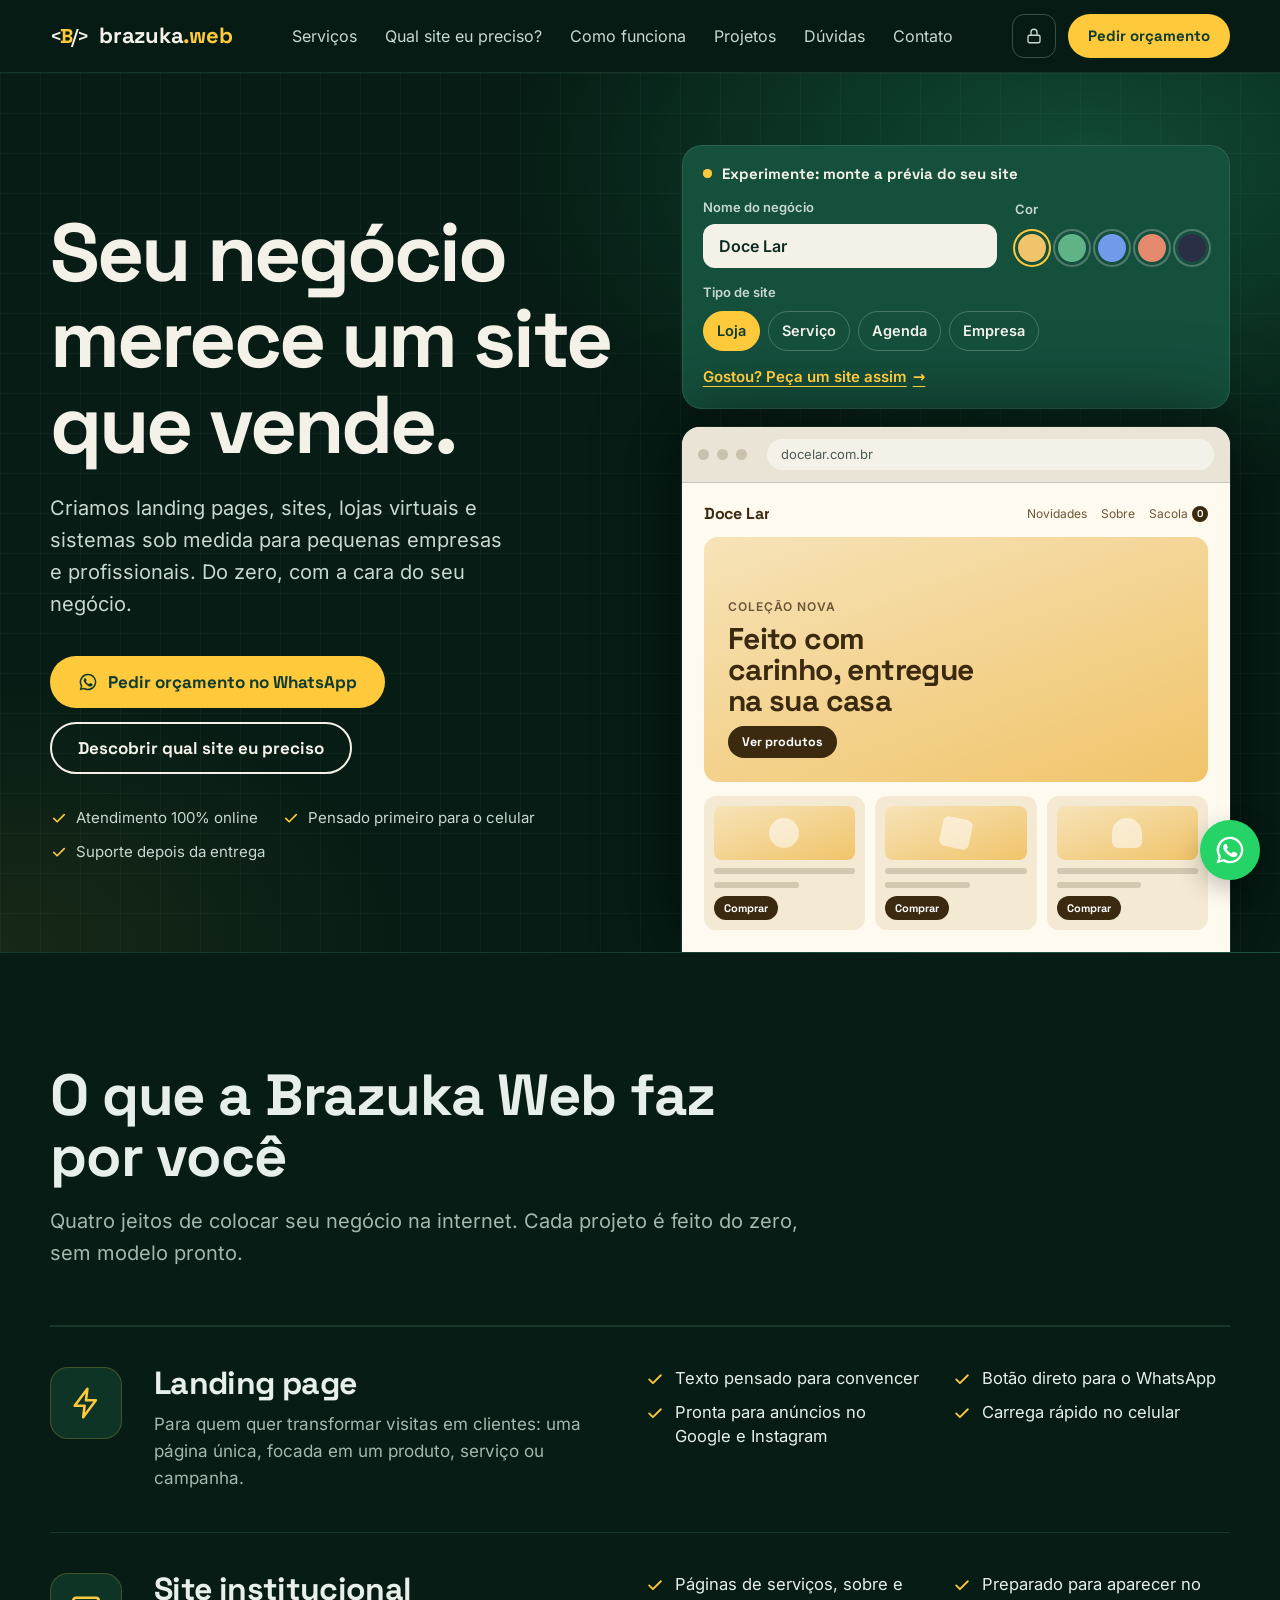
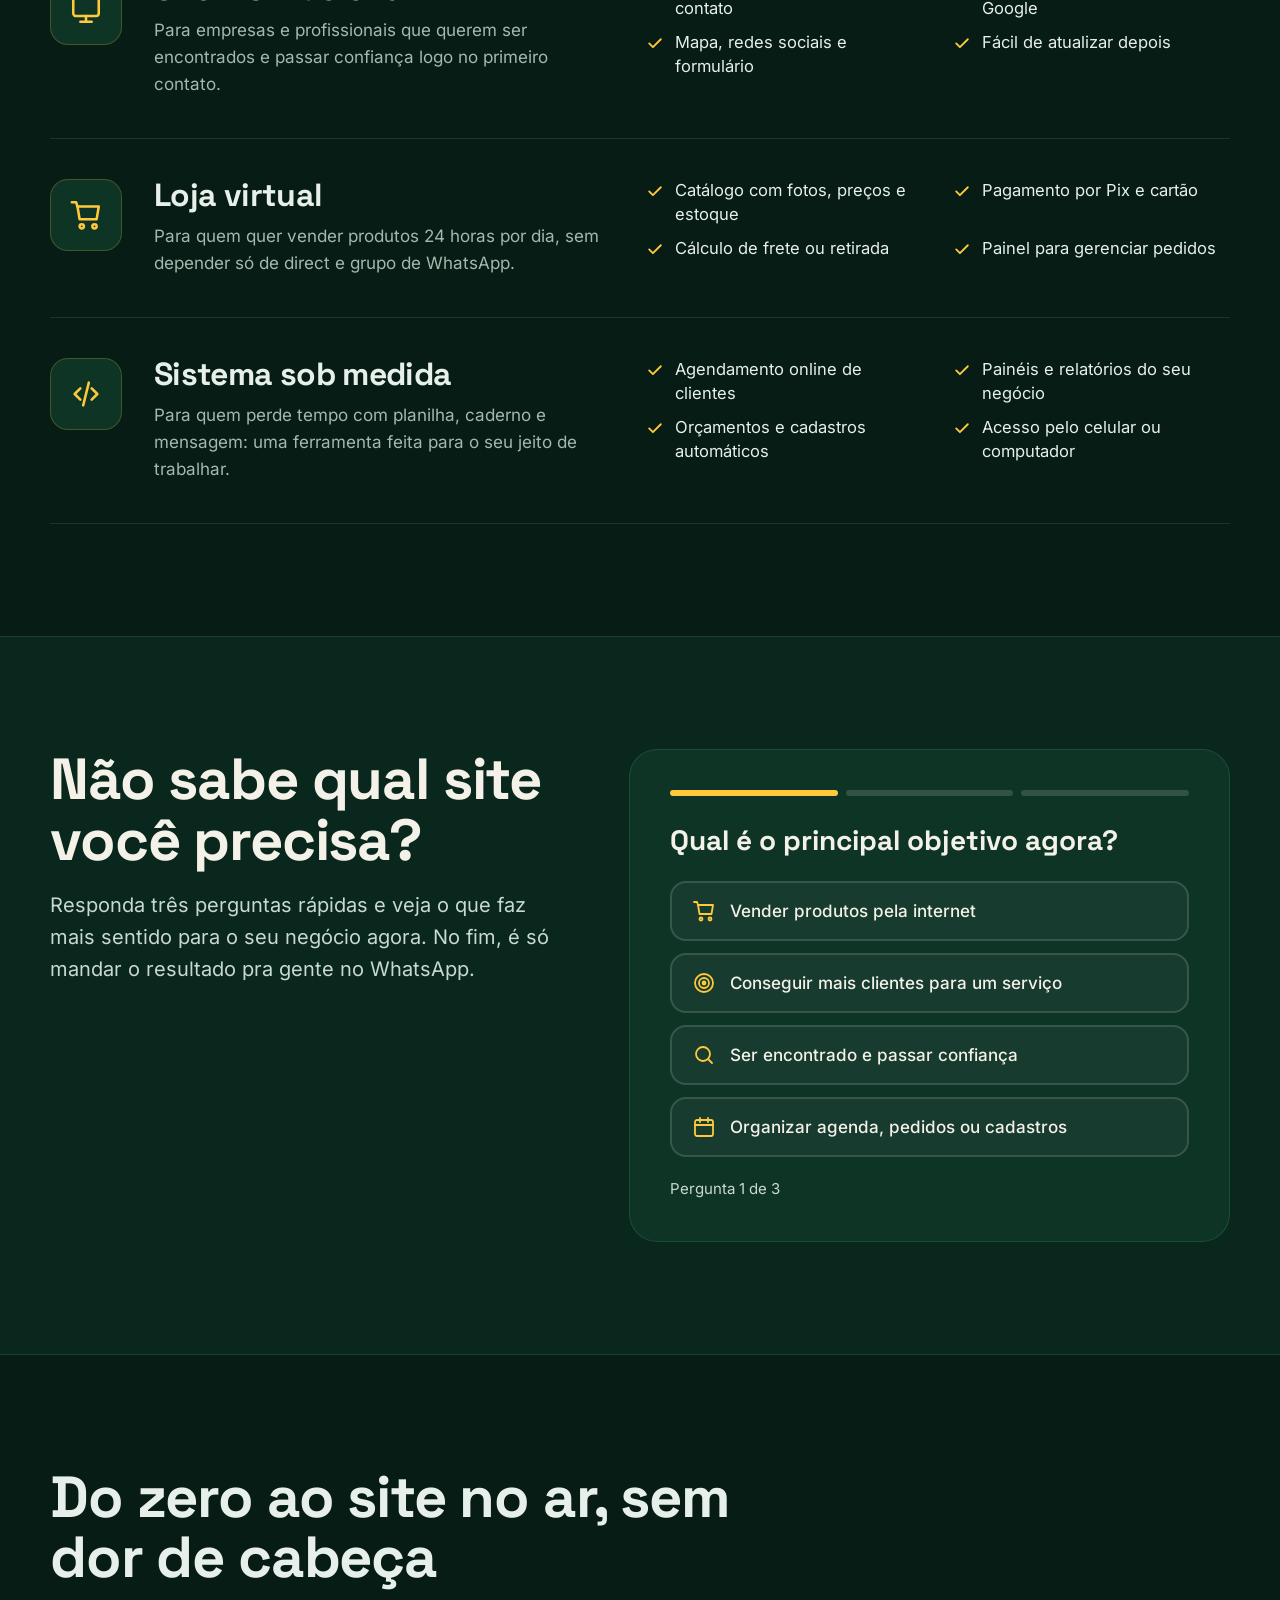
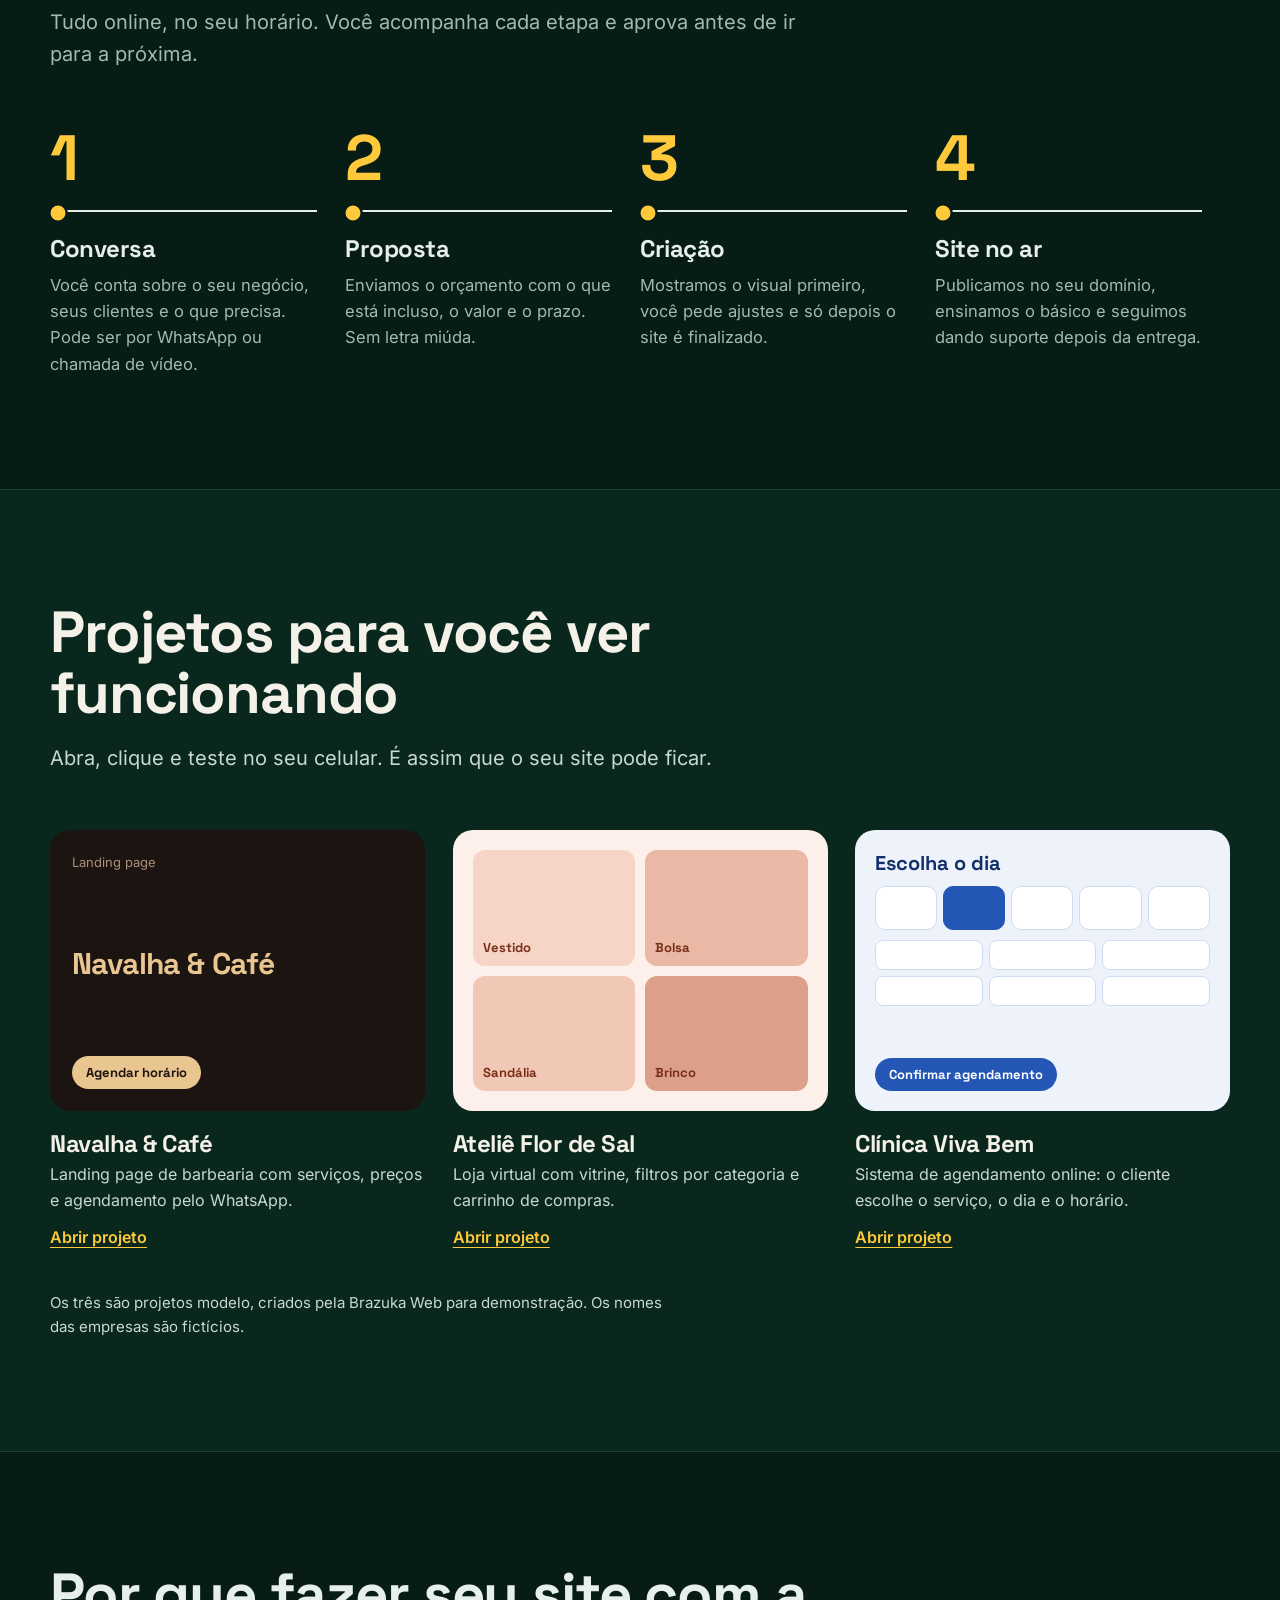
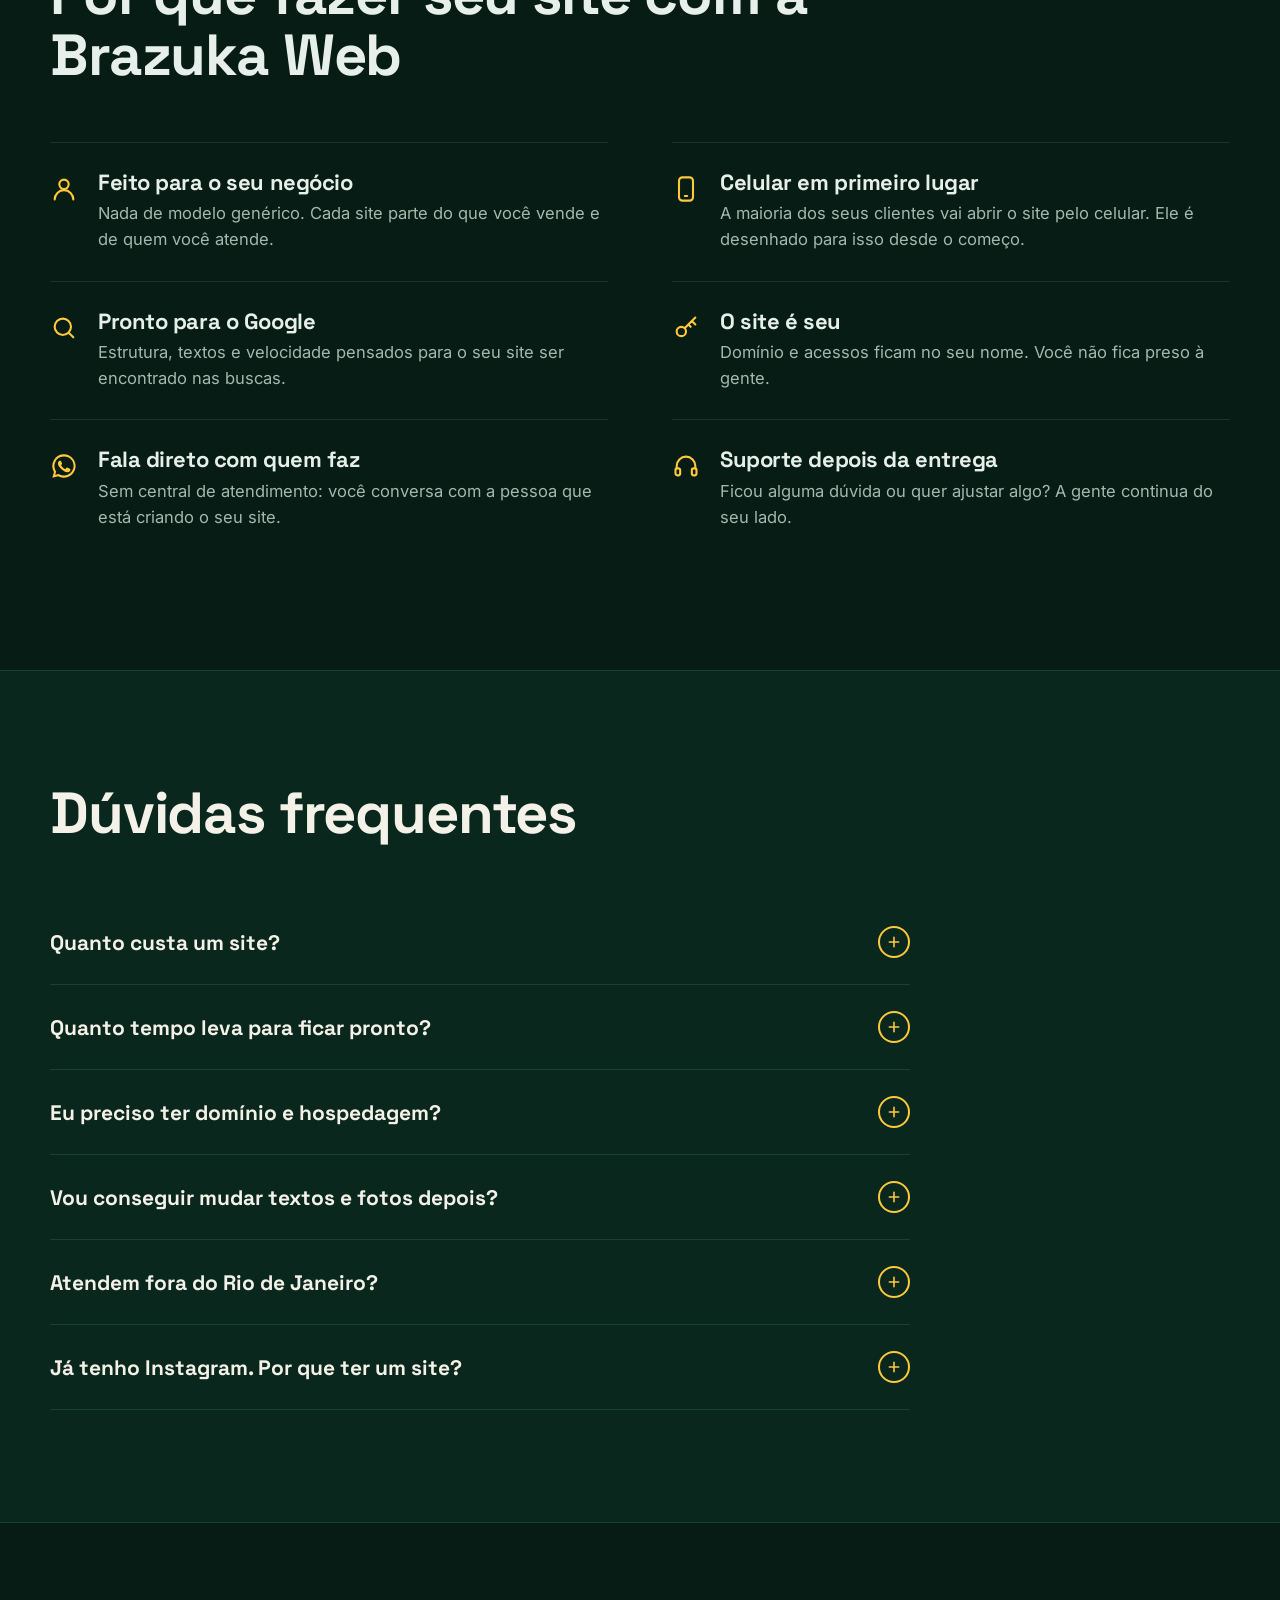
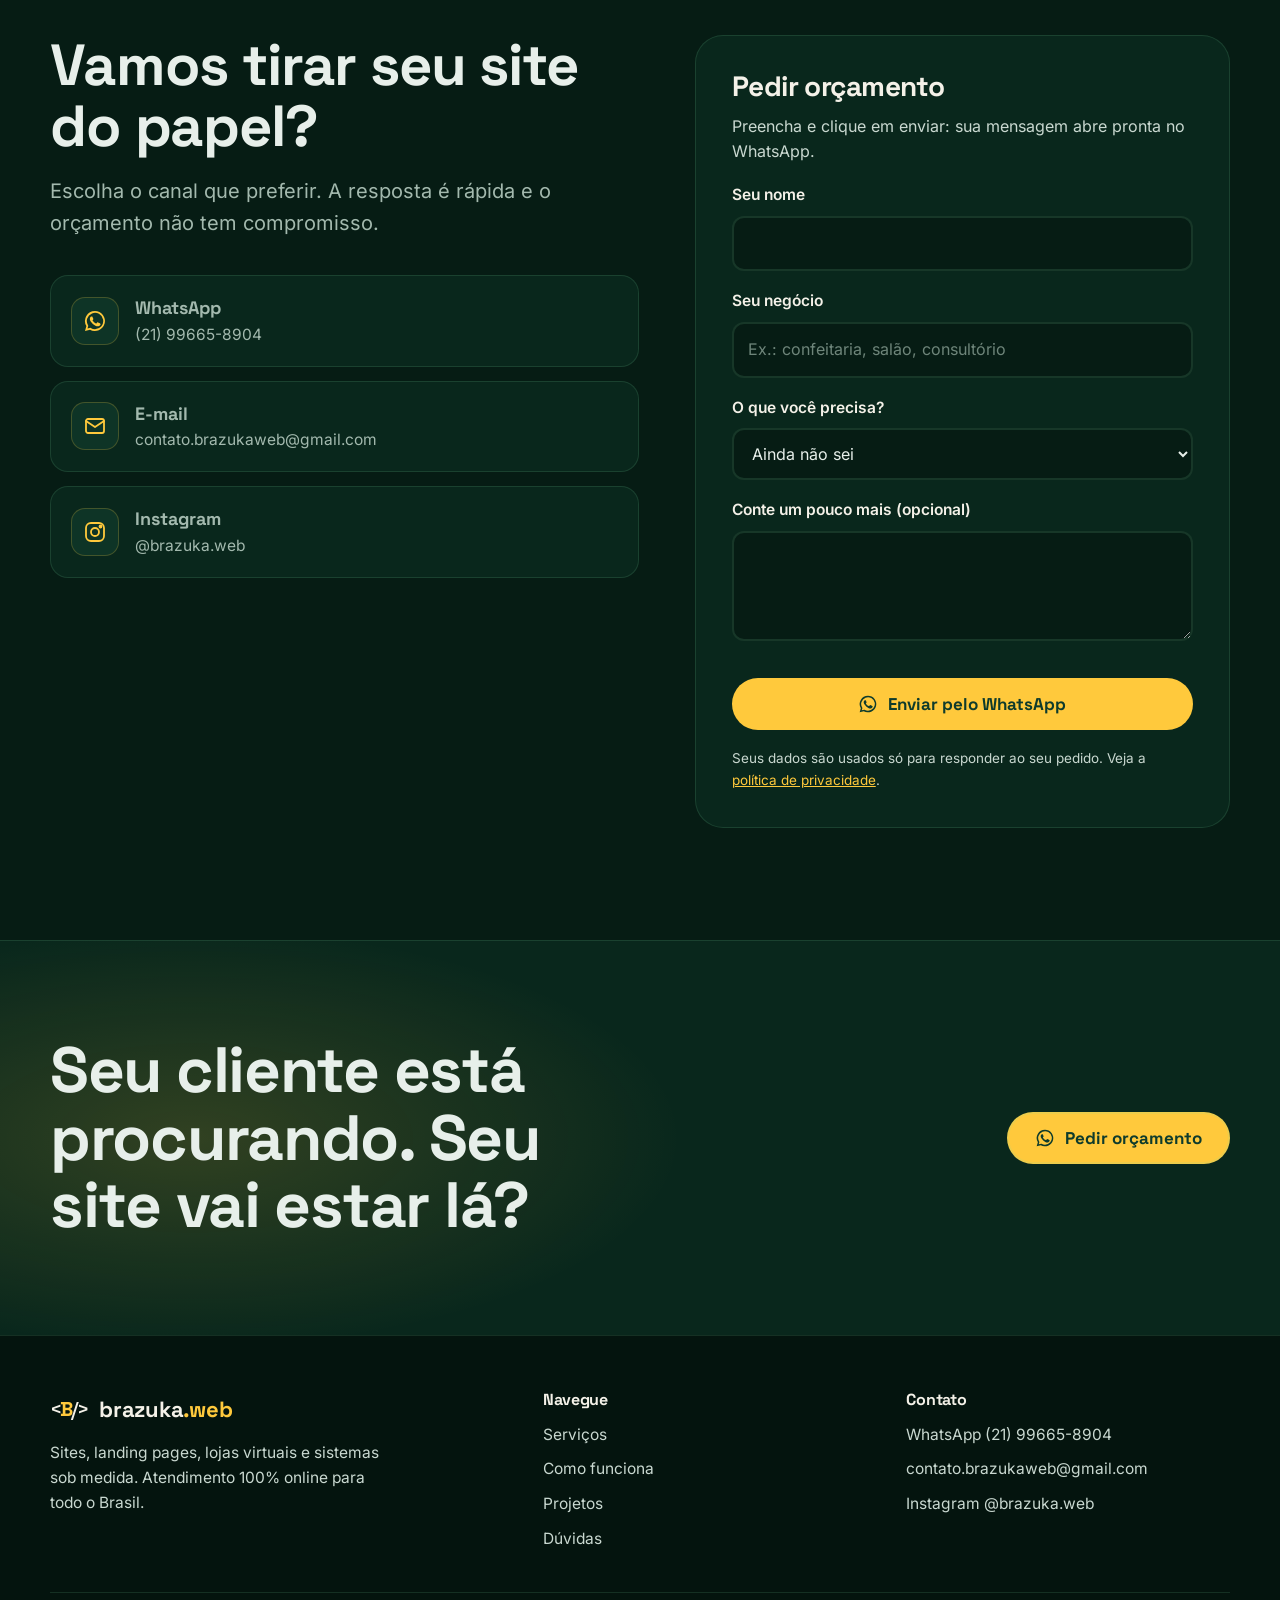
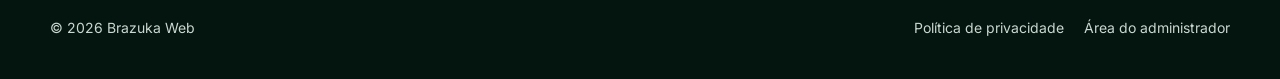
<file: index.html>
<!DOCTYPE html>
<html lang="pt-BR">
<head>
<meta charset="utf-8">
<meta name="viewport" content="width=device-width, initial-scale=1">
<title>Brazuka Web — Criação de sites, landing pages, lojas virtuais e sistemas</title>
<meta name="description" content="A Brazuka Web cria sites profissionais, landing pages, lojas virtuais e sistemas sob medida para pequenas empresas e profissionais. Atendimento 100% online. Peça seu orçamento.">
<meta name="theme-color" content="#061C14">
<link rel="canonical" href="https://brazukaweb.com.br/">
<meta property="og:type" content="website">
<meta property="og:locale" content="pt_BR">
<meta property="og:title" content="Brazuka Web — Sites que vendem pra você">
<meta property="og:description" content="Landing pages, sites institucionais, lojas virtuais e sistemas sob medida. Atendimento 100% online.">
<meta property="og:url" content="https://brazukaweb.com.br/">
<link rel="icon" href="data:image/svg+xml,%3Csvg xmlns='http://www.w3.org/2000/svg' viewBox='0 0 64 64'%3E%3Crect width='64' height='64' rx='14' fill='%230E3B2C'/%3E%3Ctext x='32' y='44' text-anchor='middle' font-family='Arial,sans-serif' font-weight='700' font-size='34' fill='%23FFC93C'%3EB%3C/text%3E%3C/svg%3E">
<link rel="preload" href="assets/fontes/inter.woff2" as="font" type="font/woff2" crossorigin>
<link rel="preload" href="assets/fontes/space-grotesk.woff2" as="font" type="font/woff2" crossorigin>
<link rel="stylesheet" href="assets/style.css?v=20261121a">
<script>document.documentElement.classList.add('js')</script>
<script type="application/ld+json">
{"@context":"https://schema.org","@type":"ProfessionalService","name":"Brazuka Web","url":"https://brazukaweb.com.br/","email":"contato.brazukaweb@gmail.com","telephone":"+55-21-99665-8904","areaServed":"BR","description":"Criação de sites, landing pages, lojas virtuais e sistemas sob medida, com atendimento 100% online.","sameAs":["https://www.instagram.com/brazuka.web/"]}
</script>
</head>
<body>
<svg width="0" height="0" style="position:absolute" aria-hidden="true">
  <defs>
    <symbol id="i-zap" viewBox="0 0 24 24"><path fill="currentColor" d="M12 2a10 10 0 0 0-8.6 15.1L2 22l5-1.3A10 10 0 1 0 12 2Zm0 18.2a8.2 8.2 0 0 1-4.2-1.2l-.3-.2-3 .8.8-2.9-.2-.3A8.2 8.2 0 1 1 12 20.2Zm4.5-6.1c-.2-.1-1.5-.7-1.7-.8s-.4-.1-.6.1-.7.8-.8 1-.3.2-.5.1a6.7 6.7 0 0 1-3.3-2.9c-.3-.4.3-.4.7-1.3a.5.5 0 0 0 0-.5l-.8-1.9c-.2-.5-.4-.4-.6-.4h-.5a1 1 0 0 0-.7.3 3 3 0 0 0-.9 2.2 5.2 5.2 0 0 0 1.1 2.7 11.8 11.8 0 0 0 4.5 4 5.2 5.2 0 0 0 3.1.6 2.7 2.7 0 0 0 1.8-1.3 2.2 2.2 0 0 0 .2-1.3c-.1-.1-.3-.2-.5-.3Z"/></symbol>
    <symbol id="i-check" viewBox="0 0 24 24"><path fill="none" stroke="currentColor" stroke-width="2.2" stroke-linecap="round" stroke-linejoin="round" d="m5 12.5 4.5 4.5L19 7.5"/></symbol>
    <symbol id="i-raio" viewBox="0 0 24 24"><path fill="none" stroke="currentColor" stroke-width="1.8" stroke-linecap="round" stroke-linejoin="round" d="M13 2 4 14h7l-1 8 9-12h-7z"/></symbol>
    <symbol id="i-tela" viewBox="0 0 24 24"><g fill="none" stroke="currentColor" stroke-width="1.8" stroke-linecap="round" stroke-linejoin="round"><rect x="3" y="4" width="18" height="13" rx="2"/><path d="M8 21h8M12 17v4"/></g></symbol>
    <symbol id="i-carrinho" viewBox="0 0 24 24"><g fill="none" stroke="currentColor" stroke-width="1.8" stroke-linecap="round" stroke-linejoin="round"><path d="M6 6h15l-1.5 9h-12z"/><path d="M6 6 5 3H2"/><circle cx="9" cy="20" r="1.5"/><circle cx="18" cy="20" r="1.5"/></g></symbol>
    <symbol id="i-codigo" viewBox="0 0 24 24"><path fill="none" stroke="currentColor" stroke-width="1.8" stroke-linecap="round" stroke-linejoin="round" d="m8 8-4 4 4 4M16 8l4 4-4 4M14 4l-4 16"/></symbol>
    <symbol id="i-mail" viewBox="0 0 24 24"><g fill="none" stroke="currentColor" stroke-width="1.8" stroke-linecap="round" stroke-linejoin="round"><rect x="3" y="5" width="18" height="14" rx="2"/><path d="m3 7 9 6 9-6"/></g></symbol>
    <symbol id="i-insta" viewBox="0 0 24 24"><g fill="none" stroke="currentColor" stroke-width="1.8"><rect x="3" y="3" width="18" height="18" rx="5"/><circle cx="12" cy="12" r="4"/><circle cx="17.5" cy="6.5" r="1" fill="currentColor"/></g></symbol>
    <symbol id="i-celular" viewBox="0 0 24 24"><g fill="none" stroke="currentColor" stroke-width="1.8" stroke-linecap="round"><rect x="6" y="2" width="12" height="20" rx="3"/><path d="M11 18h2"/></g></symbol>
    <symbol id="i-google" viewBox="0 0 24 24"><g fill="none" stroke="currentColor" stroke-width="1.8" stroke-linecap="round"><circle cx="11" cy="11" r="7"/><path d="m20 20-4-4"/></g></symbol>
    <symbol id="i-chave" viewBox="0 0 24 24"><g fill="none" stroke="currentColor" stroke-width="1.8" stroke-linecap="round" stroke-linejoin="round"><circle cx="8" cy="15" r="4"/><path d="m11 12 9-9M17 6l3 3M14 9l2 2"/></g></symbol>
    <symbol id="i-suporte" viewBox="0 0 24 24"><g fill="none" stroke="currentColor" stroke-width="1.8" stroke-linecap="round" stroke-linejoin="round"><path d="M4 14v-2a8 8 0 0 1 16 0v2"/><rect x="3" y="14" width="4" height="6" rx="1.5"/><rect x="17" y="14" width="4" height="6" rx="1.5"/></g></symbol>
    <symbol id="i-pessoa" viewBox="0 0 24 24"><g fill="none" stroke="currentColor" stroke-width="1.8" stroke-linecap="round"><circle cx="12" cy="8" r="4"/><path d="M4 21a8 8 0 0 1 16 0"/></g></symbol>
    <symbol id="i-mais" viewBox="0 0 24 24"><path fill="none" stroke="currentColor" stroke-width="2.4" stroke-linecap="round" d="M12 5v14M5 12h14"/></symbol>
    <symbol id="i-cadeado" viewBox="0 0 24 24"><g fill="none" stroke="currentColor" stroke-width="1.8" stroke-linecap="round" stroke-linejoin="round"><rect x="4" y="11" width="16" height="10" rx="2"/><path d="M8 11V7a4 4 0 0 1 8 0v4"/></g></symbol>
    <symbol id="i-menu" viewBox="0 0 24 24"><path fill="none" stroke="currentColor" stroke-width="2" stroke-linecap="round" d="M4 7h16M4 12h16M4 17h16"/></symbol>
    <symbol id="i-calendario" viewBox="0 0 24 24"><g fill="none" stroke="currentColor" stroke-width="1.8" stroke-linecap="round"><rect x="3" y="5" width="18" height="16" rx="2"/><path d="M3 10h18M8 3v4M16 3v4"/></g></symbol>
    <symbol id="i-alvo" viewBox="0 0 24 24"><g fill="none" stroke="currentColor" stroke-width="1.8"><circle cx="12" cy="12" r="9"/><circle cx="12" cy="12" r="5"/><circle cx="12" cy="12" r="1.5" fill="currentColor"/></g></symbol>
  </defs>
</svg>

<a class="pular" href="#conteudo">Pular para o conteúdo</a>

<header class="topo">
  <div class="wrap">
    <a class="marca" href="#inicio" aria-label="Brazuka Web, início">
      <span class="tag" aria-hidden="true">&lt;<b>B</b>/&gt;</span>
      <span>brazuka<span class="amarelo">.web</span></span>
    </a>
    <nav aria-label="Principal">
      <button class="abrir-menu" aria-expanded="false" aria-controls="menu" aria-label="Abrir menu"><svg><use href="#i-menu"/></svg></button>
      <ul class="menu" id="menu">
        <li><a href="#servicos">Serviços</a></li>
        <li><a href="#qual-site">Qual site eu preciso?</a></li>
        <li><a href="#como-funciona">Como funciona</a></li>
        <li><a href="#projetos">Projetos</a></li>
        <li><a href="#duvidas">Dúvidas</a></li>
        <li><a href="#contato">Contato</a></li>
      </ul>
    </nav>
    <div class="acoes-topo">
      <a class="entrar-adm" href="admin.html" rel="nofollow" title="Área do administrador" aria-label="Área do administrador"><svg width="18" height="18" aria-hidden="true"><use href="#i-cadeado"/></svg><span>Área do adm</span></a>
      <a class="btn btn-amarelo btn-topo" href="https://wa.me/5521996658904?text=Ol%C3%A1%2C%20Brazuka%20Web!%20Quero%20um%20or%C3%A7amento%20de%20site." target="_blank" rel="noopener">Pedir orçamento</a>
    </div>
  </div>
  <div class="leitura" aria-hidden="true"><i id="barra-leitura"></i></div>
</header>

<main id="conteudo">

  <section class="hero" id="inicio">
    <div class="wrap hero-grid">
      <div class="hero-texto">
        <h1>Seu negócio merece um site que vende.</h1>
        <p class="sub">Criamos landing pages, sites, lojas virtuais e sistemas sob medida para pequenas empresas e profissionais. Do zero, com a cara do seu negócio.</p>
        <div class="acoes">
          <a class="btn btn-amarelo" href="https://wa.me/5521996658904?text=Ol%C3%A1%2C%20Brazuka%20Web!%20Quero%20um%20or%C3%A7amento%20de%20site." target="_blank" rel="noopener"><svg><use href="#i-zap"/></svg>Pedir orçamento no WhatsApp</a>
          <a class="btn btn-linha" href="#qual-site">Descobrir qual site eu preciso</a>
        </div>
        <ul class="garantias">
          <li><svg><use href="#i-check"/></svg>Atendimento 100% online</li>
          <li><svg><use href="#i-check"/></svg>Pensado primeiro para o celular</li>
          <li><svg><use href="#i-check"/></svg>Suporte depois da entrega</li>
        </ul>
      </div>
      <div class="palco" id="palco">
        <form class="montador" id="montador" aria-labelledby="m-titulo">
          <p class="m-titulo" id="m-titulo"><span class="ponto" aria-hidden="true"></span>Experimente: monte a prévia do seu site</p>
          <div class="m-campos">
            <label class="m-nome"><span>Nome do negócio</span><input id="m-nome" name="nome" maxlength="22" value="Doce Lar" autocomplete="off" spellcheck="false"></label>
            <fieldset class="m-grupo m-tipo">
              <legend>Tipo de site</legend>
              <div class="chips">
                <label><input type="radio" name="tipo" value="loja" checked><span>Loja</span></label>
                <label><input type="radio" name="tipo" value="servico"><span>Serviço</span></label>
                <label><input type="radio" name="tipo" value="agenda"><span>Agenda</span></label>
                <label><input type="radio" name="tipo" value="empresa"><span>Empresa</span></label>
              </div>
            </fieldset>
            <fieldset class="m-grupo m-cor">
              <legend>Cor</legend>
              <div class="cores">
                <label><input type="radio" name="cor" value="mel" checked><span style="--c:#F1C46A"></span><b class="sr">Mel</b></label>
                <label><input type="radio" name="cor" value="mata"><span style="--c:#5FB386"></span><b class="sr">Verde</b></label>
                <label><input type="radio" name="cor" value="mar"><span style="--c:#6F9BEA"></span><b class="sr">Azul</b></label>
                <label><input type="radio" name="cor" value="barro"><span style="--c:#E58A6E"></span><b class="sr">Terracota</b></label>
                <label><input type="radio" name="cor" value="noite"><span style="--c:#2A2F45"></span><b class="sr">Noite</b></label>
              </div>
            </fieldset>
          </div>
          <a class="m-pedir" id="m-pedir" href="https://wa.me/5521996658904?text=Ol%C3%A1%2C%20Brazuka%20Web!%20Quero%20um%20or%C3%A7amento%20de%20site." target="_blank" rel="noopener">Gostou? Peça um site assim <span aria-hidden="true">→</span></a>
          <p class="sr" id="m-aviso" aria-live="polite"></p>
        </form>
        <div class="navegador" aria-hidden="true">
          <div class="barra"><i></i><i></i><i></i><span class="endereco" id="m-endereco">seunegocio.com.br</span></div>
          <div class="tela">
            <div class="camada codigo" id="m-codigo"><span class="c">&lt;!-- seu site nascendo --&gt;</span>
<span class="k">&lt;header&gt;</span>
  &lt;nav&gt;Início · Produtos · Contato&lt;/nav&gt;
<span class="k">&lt;/header&gt;</span>
<span class="k">&lt;section</span> class=<span class="s">"vitrine"</span><span class="k">&gt;</span>
  &lt;h1&gt;Doces feitos com carinho&lt;/h1&gt;
  &lt;a href=<span class="s">"#pedido"</span>&gt;Fazer pedido&lt;/a&gt;
<span class="k">&lt;/section&gt;</span>
<span class="k">&lt;section</span> class=<span class="s">"destaques"</span><span class="k">&gt;</span>
  &lt;article&gt;Bolos&lt;/article&gt;
  &lt;article&gt;Brigadeiros&lt;/article&gt;
  &lt;article&gt;Encomendas&lt;/article&gt;
<span class="k">&lt;/section&gt;</span></div>
            <div class="camada site" id="m-site"></div>
            <div class="selo"><svg><use href="#i-check"/></svg>Site no ar</div>
          </div>
        </div>
      </div>
    </div>
  </section>

  <section class="secao" id="servicos">
    <div class="wrap">
      <div class="cabeca">
        <h2>O que a Brazuka Web faz por você</h2>
        <p>Quatro jeitos de colocar seu negócio na internet. Cada projeto é feito do zero, sem modelo pronto.</p>
      </div>
      <div class="servicos">
        <article class="servico">
          <div class="icone"><svg aria-hidden="true"><use href="#i-raio"/></svg></div>
          <div>
            <h3>Landing page</h3>
            <p class="para">Para quem quer transformar visitas em clientes: uma página única, focada em um produto, serviço ou campanha.</p>
          </div>
          <ul>
            <li><svg aria-hidden="true"><use href="#i-check"/></svg>Texto pensado para convencer</li>
            <li><svg aria-hidden="true"><use href="#i-check"/></svg>Botão direto para o WhatsApp</li>
            <li><svg aria-hidden="true"><use href="#i-check"/></svg>Pronta para anúncios no Google e Instagram</li>
            <li><svg aria-hidden="true"><use href="#i-check"/></svg>Carrega rápido no celular</li>
          </ul>
        </article>
        <article class="servico">
          <div class="icone"><svg aria-hidden="true"><use href="#i-tela"/></svg></div>
          <div>
            <h3>Site institucional</h3>
            <p class="para">Para empresas e profissionais que querem ser encontrados e passar confiança logo no primeiro contato.</p>
          </div>
          <ul>
            <li><svg aria-hidden="true"><use href="#i-check"/></svg>Páginas de serviços, sobre e contato</li>
            <li><svg aria-hidden="true"><use href="#i-check"/></svg>Preparado para aparecer no Google</li>
            <li><svg aria-hidden="true"><use href="#i-check"/></svg>Mapa, redes sociais e formulário</li>
            <li><svg aria-hidden="true"><use href="#i-check"/></svg>Fácil de atualizar depois</li>
          </ul>
        </article>
        <article class="servico">
          <div class="icone"><svg aria-hidden="true"><use href="#i-carrinho"/></svg></div>
          <div>
            <h3>Loja virtual</h3>
            <p class="para">Para quem quer vender produtos 24 horas por dia, sem depender só de direct e grupo de WhatsApp.</p>
          </div>
          <ul>
            <li><svg aria-hidden="true"><use href="#i-check"/></svg>Catálogo com fotos, preços e estoque</li>
            <li><svg aria-hidden="true"><use href="#i-check"/></svg>Pagamento por Pix e cartão</li>
            <li><svg aria-hidden="true"><use href="#i-check"/></svg>Cálculo de frete ou retirada</li>
            <li><svg aria-hidden="true"><use href="#i-check"/></svg>Painel para gerenciar pedidos</li>
          </ul>
        </article>
        <article class="servico">
          <div class="icone"><svg aria-hidden="true"><use href="#i-codigo"/></svg></div>
          <div>
            <h3>Sistema sob medida</h3>
            <p class="para">Para quem perde tempo com planilha, caderno e mensagem: uma ferramenta feita para o seu jeito de trabalhar.</p>
          </div>
          <ul>
            <li><svg aria-hidden="true"><use href="#i-check"/></svg>Agendamento online de clientes</li>
            <li><svg aria-hidden="true"><use href="#i-check"/></svg>Painéis e relatórios do seu negócio</li>
            <li><svg aria-hidden="true"><use href="#i-check"/></svg>Orçamentos e cadastros automáticos</li>
            <li><svg aria-hidden="true"><use href="#i-check"/></svg>Acesso pelo celular ou computador</li>
          </ul>
        </article>
      </div>
    </div>
  </section>

  <section class="secao secao-escura" id="qual-site">
    <div class="wrap quiz">
      <div class="cabeca">
        <h2>Não sabe qual site você precisa?</h2>
        <p>Responda três perguntas rápidas e veja o que faz mais sentido para o seu negócio agora. No fim, é só mandar o resultado pra gente no WhatsApp.</p>
      </div>
      <div class="quiz-caixa" id="quiz" aria-live="polite"></div>
    </div>
  </section>

  <section class="secao" id="como-funciona">
    <div class="wrap">
      <div class="cabeca">
        <h2>Do zero ao site no ar, sem dor de cabeça</h2>
        <p>Tudo online, no seu horário. Você acompanha cada etapa e aprova antes de ir para a próxima.</p>
      </div>
      <ol class="etapas">
        <li class="etapa">
          <div class="num">1</div><div class="linha"></div>
          <h3>Conversa</h3>
          <p>Você conta sobre o seu negócio, seus clientes e o que precisa. Pode ser por WhatsApp ou chamada de vídeo.</p>
        </li>
        <li class="etapa">
          <div class="num">2</div><div class="linha"></div>
          <h3>Proposta</h3>
          <p>Enviamos o orçamento com o que está incluso, o valor e o prazo. Sem letra miúda.</p>
        </li>
        <li class="etapa">
          <div class="num">3</div><div class="linha"></div>
          <h3>Criação</h3>
          <p>Mostramos o visual primeiro, você pede ajustes e só depois o site é finalizado.</p>
        </li>
        <li class="etapa">
          <div class="num">4</div><div class="linha"></div>
          <h3>Site no ar</h3>
          <p>Publicamos no seu domínio, ensinamos o básico e seguimos dando suporte depois da entrega.</p>
        </li>
      </ol>
    </div>
  </section>

  <section class="secao secao-escura" id="projetos">
    <div class="wrap">
      <div class="cabeca">
        <h2>Projetos para você ver funcionando</h2>
        <p>Abra, clique e teste no seu celular. É assim que o seu site pode ficar.</p>
      </div>
      <div class="projetos">
        <a class="projeto" href="projetos/barbearia.html">
          <div class="capa capa-barbearia" aria-hidden="true"><small>Landing page</small><b>Navalha &amp; Café</b><span>Agendar horário</span></div>
          <h3>Navalha &amp; Café</h3>
          <p>Landing page de barbearia com serviços, preços e agendamento pelo WhatsApp.</p>
          <span class="ver">Abrir projeto</span>
        </a>
        <a class="projeto" href="projetos/loja.html">
          <div class="capa capa-loja" aria-hidden="true"><div>Vestido</div><div>Bolsa</div><div>Sandália</div><div>Brinco</div></div>
          <h3>Ateliê Flor de Sal</h3>
          <p>Loja virtual com vitrine, filtros por categoria e carrinho de compras.</p>
          <span class="ver">Abrir projeto</span>
        </a>
        <a class="projeto" href="projetos/agenda.html">
          <div class="capa capa-agenda" aria-hidden="true"><b>Escolha o dia</b><div class="dias"><i></i><i class="sel"></i><i></i><i></i><i></i></div><div class="horas"><i></i><i></i><i></i><i></i><i></i><i></i></div><span>Confirmar agendamento</span></div>
          <h3>Clínica Viva Bem</h3>
          <p>Sistema de agendamento online: o cliente escolhe o serviço, o dia e o horário.</p>
          <span class="ver">Abrir projeto</span>
        </a>
      </div>
      <p class="aviso-modelo">Os três são projetos modelo, criados pela Brazuka Web para demonstração. Os nomes das empresas são fictícios.</p>
    </div>
  </section>

  <section class="secao" id="por-que">
    <div class="wrap">
      <div class="cabeca">
        <h2>Por que fazer seu site com a Brazuka Web</h2>
      </div>
      <div class="difs">
        <div class="dif"><svg aria-hidden="true"><use href="#i-pessoa"/></svg><div><h3>Feito para o seu negócio</h3><p>Nada de modelo genérico. Cada site parte do que você vende e de quem você atende.</p></div></div>
        <div class="dif"><svg aria-hidden="true"><use href="#i-celular"/></svg><div><h3>Celular em primeiro lugar</h3><p>A maioria dos seus clientes vai abrir o site pelo celular. Ele é desenhado para isso desde o começo.</p></div></div>
        <div class="dif"><svg aria-hidden="true"><use href="#i-google"/></svg><div><h3>Pronto para o Google</h3><p>Estrutura, textos e velocidade pensados para o seu site ser encontrado nas buscas.</p></div></div>
        <div class="dif"><svg aria-hidden="true"><use href="#i-chave"/></svg><div><h3>O site é seu</h3><p>Domínio e acessos ficam no seu nome. Você não fica preso à gente.</p></div></div>
        <div class="dif"><svg aria-hidden="true"><use href="#i-zap"/></svg><div><h3>Fala direto com quem faz</h3><p>Sem central de atendimento: você conversa com a pessoa que está criando o seu site.</p></div></div>
        <div class="dif"><svg aria-hidden="true"><use href="#i-suporte"/></svg><div><h3>Suporte depois da entrega</h3><p>Ficou alguma dúvida ou quer ajustar algo? A gente continua do seu lado.</p></div></div>
      </div>
    </div>
  </section>

  <section class="secao secao-escura" id="duvidas">
    <div class="wrap">
      <div class="cabeca">
        <h2>Dúvidas frequentes</h2>
      </div>
      <div class="faq">
        <details>
          <summary>Quanto custa um site?<span class="mais"><svg aria-hidden="true"><use href="#i-mais"/></svg></span></summary>
          <p>Depende do tipo de site e do que ele precisa ter. Uma landing page é bem diferente de uma loja virtual. Por isso o orçamento é feito sob medida e enviado por escrito, com tudo o que está incluso, antes de começar.</p>
        </details>
        <details>
          <summary>Quanto tempo leva para ficar pronto?<span class="mais"><svg aria-hidden="true"><use href="#i-mais"/></svg></span></summary>
          <p>O prazo é combinado na proposta e depende do tamanho do projeto e da rapidez com que você envia textos, fotos e aprovações. Você sabe a data de entrega antes de fechar.</p>
        </details>
        <details>
          <summary>Eu preciso ter domínio e hospedagem?<span class="mais"><svg aria-hidden="true"><use href="#i-mais"/></svg></span></summary>
          <p>Não precisa ter nada ainda. A gente explica o que é cada coisa, ajuda a registrar o domínio no seu nome e cuida da publicação do site.</p>
        </details>
        <details>
          <summary>Vou conseguir mudar textos e fotos depois?<span class="mais"><svg aria-hidden="true"><use href="#i-mais"/></svg></span></summary>
          <p>Sim. Combinamos no projeto como você prefere: um painel simples para você mesmo editar, ou alterações feitas pela gente sempre que precisar.</p>
        </details>
        <details>
          <summary>Atendem fora do Rio de Janeiro?<span class="mais"><svg aria-hidden="true"><use href="#i-mais"/></svg></span></summary>
          <p>Sim. O atendimento é 100% online, então atendemos clientes de qualquer lugar do Brasil.</p>
        </details>
        <details>
          <summary>Já tenho Instagram. Por que ter um site?<span class="mais"><svg aria-hidden="true"><use href="#i-mais"/></svg></span></summary>
          <p>O Instagram é ótimo para se relacionar, mas o site é seu: aparece no Google, passa mais credibilidade, não depende do algoritmo e reúne tudo o que o cliente precisa para decidir comprar.</p>
        </details>
      </div>
    </div>
  </section>

  <section class="secao" id="contato">
    <div class="wrap contato">
      <div>
        <div class="cabeca">
          <h2>Vamos tirar seu site do papel?</h2>
          <p>Escolha o canal que preferir. A resposta é rápida e o orçamento não tem compromisso.</p>
        </div>
        <div class="canais">
          <a class="canal" href="https://wa.me/5521996658904?text=Ol%C3%A1%2C%20Brazuka%20Web!%20Quero%20um%20or%C3%A7amento%20de%20site." target="_blank" rel="noopener">
            <span class="ic"><svg aria-hidden="true"><use href="#i-zap"/></svg></span>
            <span><b>WhatsApp</b><span>(21) 99665-8904</span></span>
          </a>
          <a class="canal" href="mailto:contato.brazukaweb@gmail.com">
            <span class="ic"><svg aria-hidden="true"><use href="#i-mail"/></svg></span>
            <span><b>E-mail</b><span>contato.brazukaweb@gmail.com</span></span>
          </a>
          <a class="canal" href="https://www.instagram.com/brazuka.web/" target="_blank" rel="noopener">
            <span class="ic"><svg aria-hidden="true"><use href="#i-insta"/></svg></span>
            <span><b>Instagram</b><span>@brazuka.web</span></span>
          </a>
        </div>
      </div>
      <form class="form" id="form-orcamento" novalidate>
        <h3>Pedir orçamento</h3>
        <p class="ajuda">Preencha e clique em enviar: sua mensagem abre pronta no WhatsApp.</p>
        <div class="campo">
          <label for="f-nome">Seu nome</label>
          <input id="f-nome" name="nome" autocomplete="name" required>
        </div>
        <div class="campo">
          <label for="f-negocio">Seu negócio</label>
          <input id="f-negocio" name="negocio" placeholder="Ex.: confeitaria, salão, consultório" required>
        </div>
        <div class="campo">
          <label for="f-tipo">O que você precisa?</label>
          <select id="f-tipo" name="tipo">
            <option>Ainda não sei</option>
            <option>Landing page</option>
            <option>Site institucional</option>
            <option>Loja virtual</option>
            <option>Sistema sob medida</option>
          </select>
        </div>
        <div class="campo">
          <label for="f-msg">Conte um pouco mais (opcional)</label>
          <textarea id="f-msg" name="mensagem"></textarea>
        </div>
        <p class="erro" id="f-erro" role="alert"></p>
        <button class="btn btn-amarelo" type="submit"><svg aria-hidden="true"><use href="#i-zap"/></svg>Enviar pelo WhatsApp</button>
        <small>Seus dados são usados só para responder ao seu pedido. Veja a <a href="politica-de-privacidade.html">política de privacidade</a>.</small>
      </form>
    </div>
  </section>

  <section class="final">
    <div class="wrap">
      <h2>Seu cliente está procurando. Seu site vai estar lá?</h2>
      <a class="btn btn-verde" href="https://wa.me/5521996658904?text=Ol%C3%A1%2C%20Brazuka%20Web!%20Quero%20um%20or%C3%A7amento%20de%20site." target="_blank" rel="noopener"><svg aria-hidden="true"><use href="#i-zap"/></svg>Pedir orçamento</a>
    </div>
  </section>

</main>

<footer class="rodape">
  <div class="wrap">
    <div>
      <a class="marca" href="#inicio"><span class="tag" aria-hidden="true">&lt;<b>B</b>/&gt;</span><span>brazuka<span class="amarelo">.web</span></span></a>
      <p style="margin-top:14px;max-width:34ch">Sites, landing pages, lojas virtuais e sistemas sob medida. Atendimento 100% online para todo o Brasil.</p>
    </div>
    <div>
      <h3>Navegue</h3>
      <ul>
        <li><a href="#servicos">Serviços</a></li>
        <li><a href="#como-funciona">Como funciona</a></li>
        <li><a href="#projetos">Projetos</a></li>
        <li><a href="#duvidas">Dúvidas</a></li>
      </ul>
    </div>
    <div>
      <h3>Contato</h3>
      <ul>
        <li><a href="https://wa.me/5521996658904" target="_blank" rel="noopener">WhatsApp (21) 99665-8904</a></li>
        <li><a href="mailto:contato.brazukaweb@gmail.com">contato.brazukaweb@gmail.com</a></li>
        <li><a href="https://www.instagram.com/brazuka.web/" target="_blank" rel="noopener">Instagram @brazuka.web</a></li>
      </ul>
    </div>
    <div class="base">
      <span>© 2026 Brazuka Web</span>
      <span class="links-base"><a href="politica-de-privacidade.html">Política de privacidade</a><a href="admin.html" rel="nofollow">Área do administrador</a></span>
    </div>
  </div>
</footer>

<a class="zap" href="https://wa.me/5521996658904?text=Ol%C3%A1%2C%20Brazuka%20Web!%20Quero%20um%20or%C3%A7amento%20de%20site." target="_blank" rel="noopener" aria-label="Falar com a Brazuka Web no WhatsApp"><svg aria-hidden="true"><use href="#i-zap"/></svg></a>

<script src="assets/site.js?v=20261121a"></script>
</body>
</html>
</file>
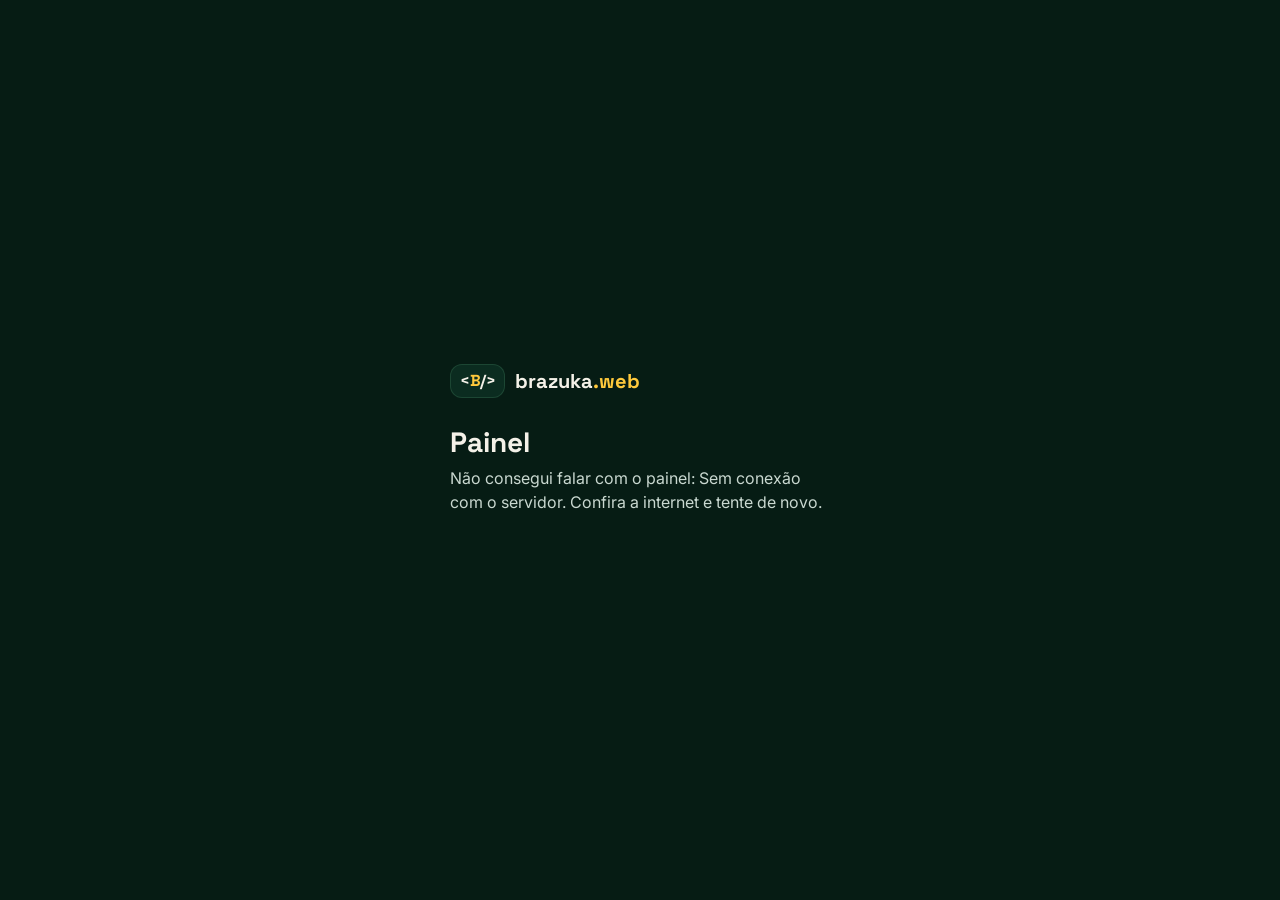
<file: admin.html>
<!DOCTYPE html>
<html lang="pt-BR">
<head>
<meta charset="utf-8">
<meta name="viewport" content="width=device-width, initial-scale=1, viewport-fit=cover">
<meta name="robots" content="noindex, nofollow">
<meta name="referrer" content="no-referrer">
<meta name="mobile-web-app-capable" content="yes">
<meta name="apple-mobile-web-app-capable" content="yes">
<meta name="apple-mobile-web-app-title" content="Painel Brazuka">
<title>Painel · Brazuka Web</title>
<!-- Gerado por painel/gerar-admin.sh a partir do painel/Index.html. Não edite aqui. -->
<script>window.PAINEL_API = 'https://script.google.com/macros/s/AKfycbxdlAuBtzuCv0gpWlvYNloR23rr-718bj-obcPDkAfJBi-4J-8PKAYv97gXhYuex7Y/exec';</script>
<meta name="theme-color" content="#061C14">
<link rel="preconnect" href="https://fonts.googleapis.com">
<link rel="preconnect" href="https://fonts.gstatic.com" crossorigin>
<link href="https://fonts.googleapis.com/css2?family=Inter:wght@400;500;600;700&family=Space+Grotesk:wght@500;600;700&display=swap" rel="stylesheet">
<style>
:root{
  --verde:#061C14; --verde2:#0B2C20; --verde3:#12392B; --amarelo:#FFC93C; --off:#F4F1E8; --cinza:#C9D8D0;
  --suave:#9FBBAE; --linha:rgba(127,220,164,.15); --vermelho:#FF8A7A; --azul:#8CB8FF; --rosa:#F59BD0; --verdeok:#7FDCA4;
  --raio:18px; --titulo:'Space Grotesk',system-ui,sans-serif; --texto:'Inter',system-ui,sans-serif;
  --nav:68px;
}
*{box-sizing:border-box;margin:0;padding:0}
html,body{background:var(--verde);color:var(--off);font-family:var(--texto);font-size:16px;-webkit-text-size-adjust:100%;-webkit-tap-highlight-color:transparent}
body{min-height:100vh;min-height:100dvh}
button,input,select,textarea{font:inherit;color:inherit}
button{cursor:pointer;background:none;border:0}
a{color:var(--amarelo)}
:focus-visible{outline:3px solid var(--amarelo);outline-offset:2px;border-radius:10px}
[hidden]{display:none!important}
.sr{position:absolute;width:1px;height:1px;overflow:hidden;clip:rect(0 0 0 0);white-space:nowrap}
svg.i{width:22px;height:22px;flex:none;fill:none;stroke:currentColor;stroke-width:2;stroke-linecap:round;stroke-linejoin:round}

/* Login */
.login{min-height:100vh;min-height:100dvh;display:grid;place-items:center;padding:24px 16px}
.login-caixa{width:100%;max-width:380px}
.marca{display:flex;align-items:center;gap:10px;font-family:var(--titulo);font-weight:700;font-size:20px}
.tag{display:inline-block;white-space:nowrap;line-height:1.2;background:var(--verde2);border:1px solid var(--linha);border-radius:12px;padding:6px 9px;font-size:16px;letter-spacing:-.5px}
.tag b,.amarelo{color:var(--amarelo)}
.login h1{font-family:var(--titulo);font-size:28px;line-height:1.15;margin:28px 0 8px}
.login p{color:var(--cinza);line-height:1.5;margin-bottom:22px}
.campo{display:block;margin-bottom:14px}
.campo>span{display:block;font-size:14px;font-weight:600;color:var(--cinza);margin-bottom:6px}
.campo input,.campo select,.campo textarea{width:100%;background:var(--verde);border:1.5px solid var(--linha);border-radius:12px;padding:13px 14px;font-size:16px;min-height:48px}
.campo textarea{min-height:96px;resize:vertical;line-height:1.45}
.campo input:focus,.campo select:focus,.campo textarea:focus{border-color:var(--amarelo);outline:none}
.campo select{appearance:none;background-image:linear-gradient(45deg,transparent 50%,var(--cinza) 50%),linear-gradient(135deg,var(--cinza) 50%,transparent 50%);background-position:calc(100% - 20px) 21px,calc(100% - 15px) 21px;background-size:5px 5px;background-repeat:no-repeat;padding-right:36px}
.btn{display:inline-flex;align-items:center;justify-content:center;gap:8px;min-height:48px;padding:12px 18px;border-radius:14px;font-weight:700;text-decoration:none;font-size:15px;transition:transform .12s,opacity .2s}
.btn:active{transform:scale(.97)}
.btn-amarelo{background:var(--amarelo);color:var(--verde)}
.btn-linha{border:1.5px solid var(--linha);color:var(--off)}
.btn-perigo{color:var(--vermelho);border:1.5px solid rgba(255,138,122,.35)}
.btn-cheio{width:100%}
.btn[disabled]{opacity:.55;pointer-events:none}
.erro{color:var(--vermelho);font-size:14px;min-height:20px;margin:-4px 0 10px}

/* Estrutura */
.topo{position:sticky;top:0;z-index:5;display:flex;align-items:center;gap:10px;padding:12px 16px;padding-top:calc(12px + env(safe-area-inset-top));background:rgba(6,28,20,.9);backdrop-filter:blur(10px);-webkit-backdrop-filter:blur(10px);border-bottom:1px solid var(--linha)}
.topo h1{font-family:var(--titulo);font-size:20px;flex:1;min-width:0;white-space:nowrap;overflow:hidden;text-overflow:ellipsis}
.topo .tag{padding:5px 8px;font-size:14px}
.icone-btn{width:44px;height:44px;display:grid;place-items:center;border-radius:12px;color:var(--cinza)}
.icone-btn:active{background:var(--verde2)}
.girando svg{animation:gira 1s linear infinite}
@keyframes gira{to{transform:rotate(360deg)}}
main{padding:16px 16px calc(var(--nav) + 28px + env(safe-area-inset-bottom));max-width:720px;margin:0 auto}
main:focus{outline:none}
.abas{position:fixed;left:0;right:0;bottom:0;z-index:6;display:grid;grid-template-columns:repeat(5,1fr);background:rgba(4,20,14,.96);backdrop-filter:blur(12px);-webkit-backdrop-filter:blur(12px);border-top:1px solid var(--linha);padding-bottom:env(safe-area-inset-bottom)}
.abas button{position:relative;display:flex;flex-direction:column;align-items:center;justify-content:center;gap:3px;height:var(--nav);font-size:11px;font-weight:600;color:var(--suave)}
.abas button[aria-current="page"]{color:var(--amarelo)}
.abas button[aria-current="page"]::before{content:"";position:absolute;top:0;left:30%;right:30%;height:3px;border-radius:0 0 4px 4px;background:var(--amarelo)}
.bolinha{position:absolute;top:9px;left:calc(50% + 6px);min-width:18px;height:18px;padding:0 5px;border-radius:9px;background:var(--amarelo);color:var(--verde);font-size:11px;font-weight:800;display:grid;place-items:center}

/* Blocos */
.ola{font-family:var(--titulo);font-size:24px;line-height:1.2;margin:4px 0 4px}
.sub{color:var(--cinza);font-size:14px;margin-bottom:18px}
h2{font-family:var(--titulo);font-size:18px;margin:26px 0 12px;display:flex;align-items:center;justify-content:space-between;gap:10px}
h2 small{font-family:var(--texto);font-size:13px;font-weight:500;color:var(--suave)}
.grade{display:grid;grid-template-columns:1fr 1fr;gap:12px}
.cartao{background:var(--verde2);border:1px solid var(--linha);border-radius:var(--raio);padding:16px}
.kpi{display:flex;flex-direction:column;gap:4px;text-align:left;min-height:118px;text-decoration:none;color:inherit}
.kpi .rot{font-size:13px;color:var(--cinza);font-weight:600;display:flex;align-items:center;gap:6px}
.kpi .rot svg{width:17px;height:17px;color:var(--amarelo)}
.kpi .num{font-family:var(--titulo);font-size:30px;font-weight:700;line-height:1.1;margin-top:auto;letter-spacing:-.5px;overflow-wrap:anywhere}
.kpi .num.din{font-size:22px}
.kpi .det{font-size:12.5px;color:var(--suave)}
.kpi.destaque{background:var(--amarelo);color:var(--verde);border-color:transparent}
.kpi.destaque .rot,.kpi.destaque .det,.kpi.destaque .rot svg{color:var(--verde)}
.delta{font-size:12.5px;font-weight:700}
.delta.sobe{color:var(--verdeok)} .delta.desce{color:var(--vermelho)} .delta.igual{color:var(--suave)}
.faixa{display:flex;gap:12px;align-items:flex-start;background:rgba(255,201,60,.1);border:1px solid rgba(255,201,60,.35);border-radius:14px;padding:14px;margin-bottom:14px;font-size:14px;line-height:1.45}
.faixa svg{color:var(--amarelo)}
.faixa.erro-f{background:rgba(255,138,122,.1);border-color:rgba(255,138,122,.4)}
.faixa.erro-f svg{color:var(--vermelho)}
.faixa .btn{min-height:40px;padding:8px 14px;margin-top:10px;font-size:14px}
.vazio{text-align:center;color:var(--cinza);padding:34px 16px;line-height:1.5;font-size:15px}
.vazio svg{width:40px;height:40px;color:var(--suave);margin-bottom:10px}

/* Chips */
.chips{display:flex;gap:8px;overflow-x:auto;padding:2px 16px 4px;margin:0 -16px 14px;scrollbar-width:none}
.chips::-webkit-scrollbar{display:none}
.chip{flex:none;display:inline-flex;align-items:center;gap:6px;min-height:40px;padding:8px 14px;border-radius:999px;border:1.5px solid var(--linha);font-size:14px;font-weight:600;color:var(--cinza);white-space:nowrap}
.chip[aria-pressed="true"]{background:var(--amarelo);border-color:var(--amarelo);color:var(--verde)}
.chip .n{font-size:12px;opacity:.75}
.seg{display:grid;grid-auto-flow:column;grid-auto-columns:1fr;background:var(--verde);border:1.5px solid var(--linha);border-radius:14px;padding:4px;gap:4px;margin-bottom:16px}
.seg button{min-height:40px;border-radius:10px;font-weight:700;font-size:14px;color:var(--cinza)}
.seg button[aria-pressed="true"]{background:var(--verde3);color:var(--off)}
.seg.tipo button[aria-pressed="true"][data-v="entrada"]{background:var(--verdeok);color:var(--verde)}
.seg.tipo button[aria-pressed="true"][data-v="saida"]{background:var(--vermelho);color:var(--verde)}
.alternar{display:flex;align-items:center;justify-content:space-between;gap:12px;min-height:48px;margin:-4px 0 10px;font-size:14px;color:var(--cinza);font-weight:600;width:100%}
.alternar .trilho{width:46px;height:28px;border-radius:14px;background:var(--verde3);position:relative;transition:background .2s;flex:none}
.alternar .trilho::after{content:"";position:absolute;top:3px;left:3px;width:22px;height:22px;border-radius:50%;background:var(--off);transition:transform .2s}
.alternar[aria-checked="true"] .trilho{background:var(--amarelo)}
.alternar[aria-checked="true"] .trilho::after{transform:translateX(18px);background:var(--verde)}

/* Listas */
.lista{display:flex;flex-direction:column;gap:2px;background:var(--verde2);border:1px solid var(--linha);border-radius:var(--raio);overflow:hidden}
.msg{position:relative;display:flex;gap:12px;width:100%;text-align:left;padding:14px;border-bottom:1px solid var(--linha);align-items:flex-start;min-height:72px}
.msg:last-child{border-bottom:0}
.msg:active{background:var(--verde3)}
.ic{width:40px;height:40px;border-radius:12px;display:grid;place-items:center;flex:none}
.ic svg{width:20px;height:20px}
.ic-email{background:rgba(140,184,255,.16);color:var(--azul)}
.ic-instagram{background:rgba(245,155,208,.16);color:var(--rosa)}
.ic-site,.ic-whatsapp,.ic-chat{background:rgba(127,220,164,.16);color:var(--verdeok)}
.ic-outro{background:rgba(201,216,208,.12);color:var(--cinza)}
.msg-corpo{flex:1;min-width:0;display:flex;flex-direction:column;gap:2px}
.msg-linha{display:flex;justify-content:space-between;gap:8px;align-items:baseline}
.msg-linha b{font-size:15px;white-space:nowrap;overflow:hidden;text-overflow:ellipsis}
.msg-linha time{font-size:12px;color:var(--suave);flex:none}
.msg-assunto{font-size:14px;color:var(--off);white-space:nowrap;overflow:hidden;text-overflow:ellipsis}
.msg-texto{font-size:13.5px;color:var(--cinza);display:-webkit-box;-webkit-line-clamp:2;-webkit-box-orient:vertical;overflow:hidden;line-height:1.4}
.msg.pendente .msg-linha b{color:var(--amarelo)}
.ponto{position:absolute;right:14px;bottom:16px;width:10px;height:10px;border-radius:50%;background:var(--amarelo)}
.pill{display:inline-flex;align-items:center;padding:3px 9px;border-radius:999px;font-size:12px;font-weight:700;white-space:nowrap}
.st-novo{background:rgba(255,201,60,.18);color:var(--amarelo)}
.st-conversando{background:rgba(140,184,255,.18);color:var(--azul)}
.st-orcamento{background:rgba(245,155,208,.18);color:var(--rosa)}
.st-fechado{background:rgba(127,220,164,.2);color:var(--verdeok)}
.st-perdido{background:rgba(201,216,208,.12);color:var(--suave)}
.pg-nao{background:rgba(255,138,122,.16);color:var(--vermelho)}
.pg-parcial{background:rgba(255,201,60,.16);color:var(--amarelo)}
.pg-sim{background:rgba(127,220,164,.2);color:var(--verdeok)}
.busca{display:flex;align-items:center;gap:10px;background:var(--verde2);border:1.5px solid var(--linha);border-radius:14px;padding:0 14px;margin-bottom:12px;min-height:48px}
.busca:focus-within{border-color:var(--amarelo)}
.busca svg{width:18px;height:18px;color:var(--suave);flex:none}
.busca input{flex:1;min-width:0;background:none;border:0;font-size:16px;min-height:46px;outline:none}
.av-cli{background:rgba(255,201,60,.14);color:var(--amarelo)}
.linha-fin{display:flex;align-items:center;gap:12px;width:100%;text-align:left;padding:14px;border-bottom:1px solid var(--linha);min-height:64px}
.linha-fin:last-child{border-bottom:0}
.linha-fin:active{background:var(--verde3)}
.linha-fin .meio{flex:1;min-width:0}
.linha-fin .meio b{display:block;font-size:15px;white-space:nowrap;overflow:hidden;text-overflow:ellipsis}
.linha-fin .meio span{font-size:12.5px;color:var(--suave)}
.valor{font-family:var(--titulo);font-weight:700;font-size:16px;white-space:nowrap}
.valor.entrada{color:var(--verdeok)} .valor.saida{color:var(--vermelho)}
.valor small{display:block;text-align:right;font-family:var(--texto);font-size:11px;font-weight:600;color:var(--amarelo)}

/* Gráficos */
.graf{width:100%;height:auto;display:block}
.graf text{fill:var(--suave);font-size:10px;font-family:var(--texto)}
.legenda{display:flex;gap:16px;font-size:12.5px;color:var(--cinza);margin-top:8px}
.legenda i{display:inline-block;width:10px;height:10px;border-radius:3px;margin-right:6px;vertical-align:-1px}
.barras{display:flex;flex-direction:column;gap:12px}
.barra-l{display:grid;grid-template-columns:1fr auto;gap:4px 10px;font-size:14px}
.barra-l .t{white-space:nowrap;overflow:hidden;text-overflow:ellipsis}
.barra-l .v{font-weight:700;font-size:13.5px}
.barra-l .trilho{grid-column:1/-1;height:8px;border-radius:4px;background:var(--verde);overflow:hidden}
.barra-l .trilho i{display:block;height:100%;border-radius:4px;background:var(--amarelo)}
.funil{display:flex;flex-direction:column;gap:8px}
.funil-l{display:grid;grid-template-columns:96px 1fr 34px;gap:10px;align-items:center;font-size:13.5px}
.funil-l .trilho{height:26px;border-radius:8px;background:var(--verde);overflow:hidden}
.funil-l .trilho i{display:block;height:100%;border-radius:8px}
.funil-l b{text-align:right}
.trio{display:grid;grid-template-columns:repeat(3,1fr);gap:10px}
.trio .cartao{padding:14px 10px;text-align:center}
.trio b{display:block;font-family:var(--titulo);font-size:24px}
.trio span{font-size:12px;color:var(--cinza)}
.mes-nav{display:flex;align-items:center;justify-content:space-between;gap:8px;margin-bottom:16px}
.mes-nav b{font-family:var(--titulo);font-size:18px}

/* Carregando */
.esqueleto{background:linear-gradient(90deg,var(--verde2) 0%,var(--verde3) 50%,var(--verde2) 100%);background-size:200% 100%;animation:brilho 1.2s infinite;border-radius:var(--raio)}
@keyframes brilho{to{background-position:-200% 0}}

/* Botão flutuante */
.fab{position:fixed;right:16px;bottom:calc(var(--nav) + 16px + env(safe-area-inset-bottom));z-index:5;width:58px;height:58px;border-radius:18px;background:var(--amarelo);color:var(--verde);display:grid;place-items:center;box-shadow:0 10px 30px rgba(0,0,0,.35)}
.fab svg{width:26px;height:26px;stroke-width:2.5}

/* Folha (janela de baixo) */
.folha{position:fixed;inset:0;z-index:28;display:flex;align-items:flex-end;justify-content:center}
.folha-fundo{position:absolute;inset:0;background:rgba(3,20,14,.6);animation:aparece .2s}
.folha-caixa{position:relative;width:100%;max-width:640px;max-height:92vh;max-height:92dvh;overflow-y:auto;background:var(--verde2);border-radius:24px 24px 0 0;padding:8px 18px calc(22px + env(safe-area-inset-bottom));animation:sobe .25s ease-out;overscroll-behavior:contain}
.folha-alca{width:42px;height:5px;border-radius:3px;background:var(--linha);margin:4px auto 14px}
.folha h3{font-family:var(--titulo);font-size:21px;margin-bottom:4px;padding-right:44px}
.folha .fechar{position:absolute;top:12px;right:10px}
.folha .acoes{display:flex;flex-direction:column;gap:10px;margin-top:18px}
.folha .lado{display:grid;grid-template-columns:1fr 1fr;gap:10px}
/* Tela de conversa */
.chat{position:fixed;inset:0;z-index:25;display:flex;flex-direction:column;background:var(--verde)}
.chat-topo{display:flex;align-items:center;gap:8px;padding:8px 8px;padding-top:calc(8px + env(safe-area-inset-top));background:var(--verde2);border-bottom:1px solid var(--linha)}
.av{position:relative;width:40px;height:40px;border-radius:50%;display:grid;place-items:center;flex:none;font-family:var(--titulo);font-weight:700;font-size:17px;background:rgba(245,155,208,.18);color:var(--rosa)}
.av-chat,.av-site{background:rgba(127,220,164,.16);color:var(--verdeok)}
.av-email{background:rgba(140,184,255,.16);color:var(--azul)}
.av .selo{position:absolute;right:-4px;bottom:-4px;width:19px;height:19px;border-radius:50%;background:var(--verde2);display:grid;place-items:center;border:1.5px solid var(--verde)}
.av .selo svg{width:11px;height:11px}
.chat-quem{flex:1;min-width:0;display:flex;flex-direction:column;line-height:1.25}
.chat-quem b{font-size:16px;white-space:nowrap;overflow:hidden;text-overflow:ellipsis}
.chat-quem span{font-size:12.5px;color:var(--suave)}
.chat-msgs{flex:1;overflow-y:auto;padding:10px 10px 8px;overscroll-behavior:contain}
.chat-in{max-width:760px;margin:0 auto;display:flex;flex-direction:column;gap:3px}
.dia{align-self:center;font-size:12px;font-weight:600;color:var(--cinza);background:var(--verde2);padding:4px 11px;border-radius:8px;margin:10px 0 6px}
.mais-antigas{align-self:center;margin:4px 0 8px}
.b-linha{display:flex;align-items:center;gap:4px}
.b-linha.eu{flex-direction:row-reverse}
.bolha2{max-width:78%;background:var(--verde2);border-radius:14px 14px 14px 4px;padding:7px 10px 6px;font-size:15px;line-height:1.4;white-space:pre-wrap;overflow-wrap:anywhere;transition:transform .15s}
.eu .bolha2{background:var(--amarelo);color:#0E3B2C;border-radius:14px 14px 4px 14px}
.bolha2.enviando{opacity:.6}
.bolha2 time{float:right;font-size:11px;opacity:.7;margin:7px 0 0 10px;line-height:1}
.b-linha.marcada .bolha2{box-shadow:0 0 0 2px var(--off)}
.b-resp{width:34px;height:34px;border-radius:50%;display:grid;place-items:center;color:var(--cinza);opacity:.4;flex:none}
.b-resp svg{width:17px;height:17px}
.b-resp:hover,.b-resp:focus-visible,.b-linha:hover .b-resp{opacity:1}
.b-resp:hover{background:var(--verde2)}
.cit{display:block;border-left:3px solid var(--rosa);background:rgba(0,0,0,.16);border-radius:8px;padding:5px 8px;margin-bottom:5px;font-size:13px;white-space:nowrap;overflow:hidden;text-overflow:ellipsis}
.cit b{display:block;font-size:12px}
.eu .cit{border-left-color:#0E3B2C;background:rgba(14,59,44,.12)}
.chat-pe{background:var(--verde2);border-top:1px solid var(--linha);padding:8px 10px calc(8px + env(safe-area-inset-bottom))}
.chat-pe>*{max-width:760px;margin-left:auto;margin-right:auto}
.chat-pe>.btn{display:flex}
.chat-aviso{font-size:13.5px;line-height:1.45;color:var(--cinza);text-align:center;margin:4px auto 8px}
.cit-barra{display:flex;align-items:center;gap:6px;border-left:3px solid var(--amarelo);background:var(--verde);border-radius:10px;padding:4px 4px 4px 10px;margin-bottom:8px}
.cit-barra[hidden]{display:none}
.cit-barra div{flex:1;min-width:0}
.cit-barra b{display:block;font-size:12.5px;color:var(--amarelo)}
.cit-barra span{display:block;font-size:13.5px;color:var(--cinza);white-space:nowrap;overflow:hidden;text-overflow:ellipsis}
.chat-form{display:flex;align-items:flex-end;gap:8px}
.chat-form textarea{flex:1;resize:none;background:var(--verde);border:1.5px solid var(--linha);border-radius:22px;padding:11px 16px;font-size:16px;line-height:1.35;min-height:46px;max-height:140px}
.chat-form textarea:focus{border-color:var(--amarelo);outline:none}
.enviar{width:46px;height:46px;border-radius:50%;background:var(--amarelo);color:#0E3B2C;display:grid;place-items:center;flex:none}
.enviar:disabled{opacity:.5}
.enviar svg{width:20px;height:20px}
.enviar:focus-visible,.b-resp:focus-visible{outline:3px solid var(--off);outline-offset:2px}
.chat-erro{margin:6px auto 0;min-height:0}
.msg .av{width:44px;height:44px}
.msg-texto .voce{color:var(--suave)}
.detalhe{background:var(--verde);border-radius:14px;padding:14px;margin:14px 0;line-height:1.55;font-size:15px;white-space:pre-wrap;overflow-wrap:anywhere}
.meta{display:flex;flex-wrap:wrap;gap:6px 14px;font-size:13px;color:var(--cinza);margin-top:6px}
.passos{padding-left:20px;line-height:1.6;font-size:14px;color:var(--cinza)}
.passos li{margin-bottom:6px}
details.ajuda{margin-top:12px}
details.ajuda summary{cursor:pointer;font-weight:700;color:var(--amarelo);min-height:44px;display:flex;align-items:center}
@keyframes sobe{from{transform:translateY(100%)}}
@keyframes aparece{from{opacity:0}}

.toast{position:fixed;left:16px;right:16px;bottom:calc(var(--nav) + 18px + env(safe-area-inset-bottom));z-index:30;max-width:520px;margin:0 auto;background:var(--off);color:var(--verde);border-radius:14px;padding:14px 16px;font-weight:600;font-size:14.5px;display:flex;align-items:center;justify-content:space-between;gap:12px;box-shadow:0 12px 30px rgba(0,0,0,.35);transform:translateY(30px);opacity:0;visibility:hidden;transition:transform .25s,opacity .25s,visibility .25s}
.toast.on{transform:none;opacity:1;visibility:visible}
.toast button{color:var(--verde);font-weight:800;text-decoration:underline;min-height:36px;white-space:nowrap}

@media (min-width:720px){
  .grade.quatro{grid-template-columns:repeat(4,1fr)}
}
/* Marketing: posts do Instagram e links de post */
.posts{display:grid;grid-template-columns:repeat(auto-fill,minmax(150px,1fr));gap:10px}
.post{display:flex;flex-direction:column;background:var(--verde2);border:1px solid var(--linha);border-radius:14px;overflow:hidden;text-decoration:none;color:inherit}
.post:hover{border-color:var(--amarelo)}
.post-img{position:relative;display:block;aspect-ratio:1;background:var(--verde3)}
.post-img img{width:100%;height:100%;object-fit:cover;display:block}
.post-img span{position:absolute;left:6px;top:6px;font-size:11px;font-weight:700;background:rgba(0,0,0,.6);color:#fff;padding:2px 8px;border-radius:999px}
.post-info{display:flex;flex-direction:column;gap:6px;padding:8px 10px 10px}
.post-info time{font-size:12px;color:var(--suave)}
.post-leg{font-size:13px;line-height:1.3;color:var(--cinza);display:-webkit-box;-webkit-line-clamp:2;-webkit-box-orient:vertical;overflow:hidden;min-height:2.6em}
.post-num{display:flex;flex-wrap:wrap;gap:4px 12px;font-size:13px;font-weight:700}
.post-num span{display:inline-flex;align-items:center;gap:4px}
.post-num svg{width:15px;height:15px;color:var(--amarelo)}
.linha-link{display:flex;gap:8px;margin:12px 0}
.linha-link input{flex:1;min-width:0;background:var(--verde);border:1.5px solid var(--linha);border-radius:12px;padding:0 12px;min-height:46px;font-size:16px}
.linha-link input:focus{border-color:var(--amarelo);outline:none}
.link-pronto{display:flex;gap:8px;align-items:center;background:var(--verde);border:1px solid var(--linha);border-radius:12px;padding:8px 8px 8px 12px;margin-bottom:12px}
.link-pronto[hidden]{display:none}
.link-pronto code{flex:1;min-width:0;overflow-wrap:anywhere;font-size:13.5px;color:var(--amarelo)}
/* Dossiê do cliente */
.dossie{display:none}
.dos-topo{display:flex;align-items:center;justify-content:space-between;margin:-4px -6px 10px 0}
.dos-topo b{font-family:var(--titulo);font-size:17px}
.dos-quem{display:flex;gap:12px;align-items:center;margin-bottom:12px}
.dos-quem div{display:flex;flex-direction:column;gap:5px;min-width:0}
.dos-quem b{font-size:16px;overflow-wrap:anywhere}
.dos-dados{display:grid;grid-template-columns:auto 1fr;gap:6px 12px;margin:0 0 14px;font-size:14px}
.dos-dados dt{color:var(--suave)}
.dos-dados dd{margin:0;overflow-wrap:anywhere}
.dos-dados a{color:var(--amarelo)}
.dos-notas{margin-top:16px}
.dos-notas textarea{min-height:120px}
.dos-breve{margin:14px 0 0;font-size:12.5px}
.b-erro{display:block;margin-top:5px;font-size:12.5px;font-weight:600;color:#7a1d10}
@media (min-width:900px){
  body.modo-chats.dossie-aberto .chat{right:var(--dossie-w)}
  body.modo-chats .dossie:not([hidden]){display:block;position:fixed;top:69px;right:0;bottom:0;width:var(--dossie-w);z-index:4;overflow-y:auto;background:var(--verde2);border-left:1px solid var(--linha);padding:14px 16px 24px}
  body.modo-chats .chat[hidden]~.dossie{display:none!important}
}
/* E-mails em cartões, lista enxuta e barras de ajuste */
.em-assunto{display:flex;align-items:center;gap:8px;align-self:center;max-width:100%;margin:6px auto 4px;padding:6px 14px;border-radius:999px;background:var(--verde2);border:1px solid var(--linha);font-size:13.5px;font-weight:600;color:var(--off)}
.em-assunto svg{width:15px;height:15px;color:var(--azul);flex:none}
.em-card{align-self:flex-start;width:min(100%,620px);background:var(--verde2);border:1px solid var(--linha);border-radius:16px;padding:12px 14px;margin:4px 0}
.em-card.eu{align-self:flex-end;background:rgba(255,201,60,.08);border-color:rgba(255,201,60,.28)}
.em-card.enviando{opacity:.7}
.em-card header{display:flex;align-items:center;gap:10px;margin-bottom:8px}
.em-card header .av{width:30px;height:30px;font-size:13px}
.em-card header b{font-size:14.5px;flex:1;min-width:0;white-space:nowrap;overflow:hidden;text-overflow:ellipsis}
.em-card header time{font-size:12px;color:var(--suave);flex:none}
.em-corpo{font-size:14.5px;line-height:1.55;color:var(--cinza);white-space:pre-wrap;overflow-wrap:anywhere}
.em-corpo.fechado{max-height:9.3em;overflow:hidden;-webkit-mask-image:linear-gradient(#000 60%,transparent);mask-image:linear-gradient(#000 60%,transparent)}
.em-link{display:inline-block;margin:2px 0;padding:1px 9px;border-radius:999px;background:rgba(140,184,255,.12);color:var(--azul);font-size:12.5px;font-weight:600;text-decoration:none;white-space:nowrap}
.em-link:hover{background:rgba(140,184,255,.22)}
.em-mais{margin-top:6px;font-size:13px;font-weight:700;color:var(--amarelo);min-height:32px}
.em-card .b-erro{color:var(--vermelho);margin:6px 0 0}
@container (max-width:330px){.seg-status .n{display:none}.seg-status button{font-size:12px;justify-content:center}}
.dica{margin-top:16px;font-size:13.5px;color:var(--suave)}
.dica summary{display:inline-flex;align-items:center;gap:8px;cursor:pointer;min-height:36px;font-weight:600;list-style:none}
.dica summary::-webkit-details-marker{display:none}
.dica summary svg{width:16px;height:16px}
.dica p{margin:4px 0 0;line-height:1.5}
.alca{display:none}
@media (min-width:900px){
  body.modo-chats .msg{min-height:64px;padding:12px}
  body.modo-chats .seg-status{font-size:12.5px}
  body.modo-chats .seg-status .pt{display:none}
  body.modo-chats .msg-texto{-webkit-line-clamp:1}
  body.modo-chats .alca{display:block;position:fixed;top:69px;bottom:0;width:9px;margin-left:-4px;z-index:6;cursor:col-resize;background:transparent;touch-action:none}
  body.modo-chats #alca-lista{left:calc(var(--lado) + var(--lista-w))}
  body.modo-chats #alca-dossie{left:calc(100% - var(--dossie-w))}
  body.modo-chats .chat[hidden]~#alca-dossie{display:none!important}
  body.modo-chats:not(.dossie-aberto) #alca-dossie{display:none!important}
  .alca::after{content:"";position:absolute;left:4px;top:0;bottom:0;width:1px;background:transparent;transition:background .15s,width .15s}
  .alca:hover::after,.alca:focus-visible::after,.alca.puxando::after{width:3px;left:3px;background:var(--amarelo)}
  .alca:focus-visible{outline:none}
  body.puxando-alca{cursor:col-resize;user-select:none}
}
/* Menu lateral e chats lado a lado (computador) */
html{color-scheme:dark;scrollbar-color:var(--verde3) transparent}
.lado-topo,.lado-sub,.so-lado,.chat-vazio{display:none!important}
.seg-status{display:grid;grid-template-columns:repeat(3,1fr);gap:4px;background:var(--verde2);border:1px solid var(--linha);border-radius:12px;padding:4px;margin:0 0 12px}
.seg-status button{min-height:38px;border-radius:9px;font-size:13.5px;font-weight:600;color:var(--cinza);display:flex;align-items:center;justify-content:center;gap:6px;min-width:0;padding:0 4px;white-space:nowrap;overflow:hidden}
.seg-status button[aria-pressed="true"]{background:var(--verde3);color:var(--off)}
.seg-status .n{font-size:12px;color:var(--suave)}
.seg-status button[aria-pressed="true"] .n{color:var(--amarelo)}
.msg.aberta{background:var(--verde3)}
.msg.aberta::before{content:"";position:absolute;left:0;top:10px;bottom:10px;width:3px;border-radius:0 3px 3px 0;background:var(--amarelo)}
.pt{width:8px;height:8px;border-radius:50%;flex:none}
.pt-pend{background:var(--amarelo)}
.pt-resp{background:var(--verdeok)}
@media (min-width:900px){
  :root{--lado:236px;--lista-w:400px;--dossie-w:340px}
  body.lado-fechado{--lado:76px}
  #painel{padding-left:var(--lado)}
  .topo .tag{display:none}
  main{max-width:960px;padding-bottom:40px}
  .toast{bottom:24px;left:calc(var(--lado) + 16px)}
  .fab{bottom:24px}
  .abas{top:0;right:auto;width:var(--lado);display:flex;flex-direction:column;gap:2px;padding:14px 10px;border-top:0;border-right:1px solid var(--linha);overflow-y:auto;overflow-x:hidden;transition:width .2s}
  .abas button{flex-direction:row;justify-content:flex-start;gap:12px;height:44px;padding:0 14px;border-radius:12px;font-size:14.5px;flex:none;white-space:nowrap}
  .abas button:hover{background:var(--verde2);color:var(--off)}
  .abas button[aria-current="page"]{background:var(--verde2)}
  .abas button[aria-current="page"]::before{top:10px;bottom:10px;left:0;right:auto;width:3px;height:auto;border-radius:0 3px 3px 0}
  .abas .bolinha{position:static;margin-left:auto}
  .so-lado{display:flex!important;margin-top:auto}
  .lado-topo{display:flex!important;align-items:center;gap:10px;padding:0 4px 0 6px;margin-bottom:14px;min-height:44px}
  .lado-nome{font-family:var(--titulo);font-weight:700;font-size:17px;flex:1;white-space:nowrap}
  .lado-nome b{color:var(--amarelo)}
  .lado-recolher{width:36px;height:36px;border-radius:10px;display:grid;place-items:center;color:var(--suave);flex:none}
  .lado-recolher:hover{background:var(--verde2);color:var(--off)}
  .lado-recolher svg{transition:transform .2s}
  .lado-sub{display:flex!important;flex-direction:column;gap:1px;margin:2px 0 8px 22px;padding-left:12px;border-left:1px solid var(--linha)}
  .lado-sub button{height:34px;padding:0 10px;font-size:13px;font-weight:500;color:var(--suave);gap:9px}
  .lado-sub b{margin-left:auto;font-size:12px;color:var(--cinza)}
  body.lado-fechado .lado-nome,body.lado-fechado .rot-lado,body.lado-fechado .lado-sub{display:none!important}
  body.lado-fechado .lado-topo{flex-direction:column;gap:8px;padding:0}
  body.lado-fechado .lado-recolher svg{transform:rotate(180deg)}
  body.lado-fechado .abas button{justify-content:center;padding:0}
  body.lado-fechado .abas .bolinha{position:absolute;top:4px;left:auto;right:6px;margin:0}
  /* Chats: lista à esquerda, conversa à direita */
  body.modo-chats main{position:fixed;container-type:inline-size;top:69px;bottom:0;left:var(--lado);width:var(--lista-w);max-width:none;margin:0;overflow-y:auto;overflow-x:hidden;padding:14px 14px 24px;border-right:1px solid var(--linha);overscroll-behavior:contain}
  body.modo-chats .chips{margin:0 -14px 12px;padding:2px 14px 4px}
  body.modo-chats .chat,body.modo-chats .chat-vazio{position:fixed;top:69px;left:calc(var(--lado) + var(--lista-w));right:0;bottom:0;z-index:4}
  body.modo-chats .chat-vazio{display:flex!important;flex-direction:column;align-items:center;justify-content:center;gap:12px;text-align:center;color:var(--suave);padding:24px}
  body.modo-chats .chat-vazio svg{width:46px;height:46px;color:var(--verde3)}
  body.modo-chats .chat:not([hidden])+.chat-vazio{display:none!important}
  body.modo-chats .chat-topo{padding-top:8px}
  body.modo-chats .toast{left:calc(var(--lado) + var(--lista-w) + 16px)}
}
@media (prefers-reduced-motion:reduce){*{animation:none!important;transition:none!important}}
</style>
</head>
<body>
<svg width="0" height="0" style="position:absolute" aria-hidden="true">
  <symbol id="i-casa" viewBox="0 0 24 24"><path d="M3 10.5 12 3l9 7.5V20a1 1 0 0 1-1 1h-5v-6H9v6H4a1 1 0 0 1-1-1z"/></symbol>
  <symbol id="i-chat" viewBox="0 0 24 24"><path d="M21 12a8 8 0 0 1-11.6 7.1L4 20.5l1.4-4.9A8 8 0 1 1 21 12z"/></symbol>
  <symbol id="i-pessoas" viewBox="0 0 24 24"><circle cx="9" cy="8" r="3.5"/><path d="M2.5 20a6.5 6.5 0 0 1 13 0"/><path d="M16 4.6a3.5 3.5 0 0 1 0 6.8M18 14.2a6.5 6.5 0 0 1 3.5 5.8"/></symbol>
  <symbol id="i-grafico" viewBox="0 0 24 24"><path d="M4 20V10M10 20V4M16 20v-7M22 20H2"/></symbol>
  <symbol id="i-carteira" viewBox="0 0 24 24"><path d="M3 7a2 2 0 0 1 2-2h13v4"/><rect x="3" y="7" width="18" height="13" rx="2"/><path d="M16 13.5h2"/></symbol>
  <symbol id="i-engrenagem" viewBox="0 0 24 24"><circle cx="12" cy="12" r="3"/><path d="M19.4 15a1.7 1.7 0 0 0 .3 1.8l.1.1a2 2 0 1 1-2.8 2.8l-.1-.1a1.7 1.7 0 0 0-1.8-.3 1.7 1.7 0 0 0-1 1.5V21a2 2 0 1 1-4 0v-.1a1.7 1.7 0 0 0-1.1-1.5 1.7 1.7 0 0 0-1.8.3l-.1.1a2 2 0 1 1-2.8-2.8l.1-.1a1.7 1.7 0 0 0 .3-1.8 1.7 1.7 0 0 0-1.5-1H3a2 2 0 1 1 0-4h.1a1.7 1.7 0 0 0 1.5-1.1 1.7 1.7 0 0 0-.3-1.8l-.1-.1a2 2 0 1 1 2.8-2.8l.1.1a1.7 1.7 0 0 0 1.8.3H9a1.7 1.7 0 0 0 1-1.5V3a2 2 0 1 1 4 0v.1a1.7 1.7 0 0 0 1 1.5 1.7 1.7 0 0 0 1.8-.3l.1-.1a2 2 0 1 1 2.8 2.8l-.1.1a1.7 1.7 0 0 0-.3 1.8V9a1.7 1.7 0 0 0 1.5 1H21a2 2 0 1 1 0 4h-.1a1.7 1.7 0 0 0-1.5 1z"/></symbol>
  <symbol id="i-atualizar" viewBox="0 0 24 24"><path d="M21 12a9 9 0 1 1-2.6-6.4M21 3v6h-6"/></symbol>
  <symbol id="i-mais" viewBox="0 0 24 24"><path d="M12 5v14M5 12h14"/></symbol>
  <symbol id="i-x" viewBox="0 0 24 24"><path d="M18 6 6 18M6 6l12 12"/></symbol>
  <symbol id="i-email" viewBox="0 0 24 24"><rect x="3" y="5" width="18" height="14" rx="2"/><path d="m3 7 9 6 9-6"/></symbol>
  <symbol id="i-instagram" viewBox="0 0 24 24"><rect x="3" y="3" width="18" height="18" rx="5"/><circle cx="12" cy="12" r="4"/><circle cx="17.5" cy="6.5" r=".6"/></symbol>
  <symbol id="i-whatsapp" viewBox="0 0 24 24"><path d="M20.5 11.6a8.5 8.5 0 0 1-12.6 7.5L3.5 20.5l1.4-4.2a8.5 8.5 0 1 1 15.6-4.7z"/><path d="M9 8.5c0 3.5 2.5 6.5 6.5 6.5l1-1.5-2-1-1 1c-1.2-.5-2.3-1.6-2.8-2.8l1-1-1-2z"/></symbol>
  <symbol id="i-site" viewBox="0 0 24 24"><rect x="3" y="4" width="18" height="16" rx="2"/><path d="M3 9h18M7 6.5h.01M10 6.5h.01"/></symbol>
  <symbol id="i-seta-e" viewBox="0 0 24 24"><path d="m15 18-6-6 6-6"/></symbol>
  <symbol id="i-seta-d" viewBox="0 0 24 24"><path d="m9 18 6-6-6-6"/></symbol>
  <symbol id="i-alerta" viewBox="0 0 24 24"><circle cx="12" cy="12" r="9"/><path d="M12 8v5M12 16h.01"/></symbol>
  <symbol id="i-sair" viewBox="0 0 24 24"><path d="M9 21H5a2 2 0 0 1-2-2V5a2 2 0 0 1 2-2h4M16 17l5-5-5-5M21 12H9"/></symbol>
  <symbol id="i-externo" viewBox="0 0 24 24"><path d="M14 4h6v6M20 4l-9 9M18 14v5a1 1 0 0 1-1 1H5a1 1 0 0 1-1-1V7a1 1 0 0 1 1-1h5"/></symbol>
  <symbol id="i-cadeado" viewBox="0 0 24 24"><rect x="4" y="11" width="16" height="10" rx="2"/><path d="M8 11V7a4 4 0 0 1 8 0v4"/></symbol>
  <symbol id="i-lupa" viewBox="0 0 24 24"><circle cx="11" cy="11" r="7"/><path d="m20 20-3.5-3.5"/></symbol>
  <symbol id="i-coracao" viewBox="0 0 24 24"><path d="M12 20s-7.5-4.6-9.2-9.3C1.7 7.5 3.8 4.5 7 4.5c2 0 3.3 1.1 5 3 1.7-1.9 3-3 5-3 3.2 0 5.3 3 4.2 6.2C19.5 15.4 12 20 12 20z"/></symbol>
  <symbol id="i-olho" viewBox="0 0 24 24"><path d="M2 12s3.6-7 10-7 10 7 10 7-3.6 7-10 7S2 12 2 12z"/><circle cx="12" cy="12" r="3"/></symbol>
  <symbol id="i-enviar" viewBox="0 0 24 24"><path d="M21 3 3 10.5l7.5 3L13.5 21z"/><path d="m10.5 13.5 4.5-4.5"/></symbol>
  <symbol id="i-responder" viewBox="0 0 24 24"><path d="M9 6 3.5 11.5 9 17"/><path d="M4 11.5h10a6.5 6.5 0 0 1 6.5 6.5v1"/></symbol>
</svg>

<section id="tela-login" class="login" hidden>
  <div class="login-caixa">
    <div class="marca"><span class="tag">&lt;<b>B</b>/&gt;</span><span>brazuka<span class="amarelo">.web</span></span></div>
    <h1 id="login-titulo">Painel</h1>
    <p id="login-texto">Carregando…</p>
    <form id="form-login" novalidate hidden>
      <label class="campo"><span>Senha</span><input id="senha" type="password" autocomplete="current-password" required></label>
      <label class="campo" id="campo-confirma" hidden><span>Repita a senha</span><input id="senha2" type="password" autocomplete="new-password"></label>
      <p class="erro" id="login-erro" role="alert"></p>
      <button class="btn btn-amarelo btn-cheio" id="login-btn" type="submit">Entrar</button>
    </form>
  </div>
</section>

<div id="painel" hidden>
  <header class="topo">
    <span class="tag" aria-hidden="true">&lt;<b>B</b>/&gt;</span>
    <h1 id="titulo">Início</h1>
    <button class="icone-btn" id="btn-atualizar" type="button" aria-label="Atualizar"><svg class="i"><use href="#i-atualizar"/></svg></button>
    <button class="icone-btn" id="btn-ajustes" type="button" aria-label="Ajustes"><svg class="i"><use href="#i-engrenagem"/></svg></button>
  </header>
  <main id="conteudo" tabindex="-1" aria-live="polite"></main>
  <nav class="abas" aria-label="Seções do painel">
    <div class="lado-topo"><span class="tag" aria-hidden="true">&lt;<b>B</b>/&gt;</span><span class="lado-nome">brazuka<b>.web</b></span><button type="button" class="lado-recolher" id="lado-recolher" aria-label="Recolher o menu" aria-expanded="true"><svg class="i"><use href="#i-seta-e"/></svg></button></div>
    <button type="button" data-aba="inicio" title="Início"><svg class="i"><use href="#i-casa"/></svg><span class="rot-lado">Início</span></button>
    <button type="button" data-aba="mensagens" title="Chats"><svg class="i"><use href="#i-chat"/></svg><span class="rot-lado">Chats</span><span class="bolinha" id="bolinha-msg" hidden></span></button>
    <div class="lado-sub" aria-label="Resumo dos chats">
      <button type="button" data-sub="pend"><i class="pt pt-pend"></i>Aguardando resposta<b id="sub-pend">0</b></button>
      <button type="button" data-sub="resp"><i class="pt pt-resp"></i>Respondidas<b id="sub-resp">–</b></button>
    </div>
    <button type="button" data-aba="contatos" title="Clientes"><svg class="i"><use href="#i-pessoas"/></svg><span class="rot-lado">Clientes</span><span class="bolinha" id="bolinha-cont" hidden></span></button>
    <button type="button" data-aba="marketing" title="Marketing"><svg class="i"><use href="#i-grafico"/></svg><span class="rot-lado">Marketing</span></button>
    <button type="button" data-aba="financas" title="Finanças"><svg class="i"><use href="#i-carteira"/></svg><span class="rot-lado">Finanças</span></button>
    <button type="button" data-aba="ajustes" class="so-lado" title="Ajustes"><svg class="i"><use href="#i-engrenagem"/></svg><span class="rot-lado">Ajustes</span></button>
  </nav>
</div>

<div id="folha" class="folha" hidden>
  <div class="folha-fundo" data-fechar></div>
  <div class="folha-caixa" role="dialog" aria-modal="true" aria-labelledby="folha-titulo">
    <div class="folha-alca" aria-hidden="true"></div>
    <button class="icone-btn fechar" type="button" data-fechar aria-label="Fechar"><svg class="i"><use href="#i-x"/></svg></button>
    <div id="folha-corpo"></div>
  </div>
</div>

<div id="chat" class="chat" role="dialog" aria-modal="true" aria-labelledby="chat-nome" hidden>
  <header class="chat-topo">
    <button class="icone-btn" id="chat-voltar" type="button" aria-label="Voltar para a lista de chats"><svg class="i"><use href="#i-seta-e"/></svg></button>
    <span class="av" id="chat-av" aria-hidden="true"></span>
    <div class="chat-quem"><b id="chat-nome"></b><span id="chat-sub"></span></div>
    <a class="icone-btn" id="chat-externo" href="#" target="_blank" rel="noopener" aria-label="Abrir no Instagram" title="Abrir no Instagram"><svg class="i"><use href="#i-externo"/></svg></a>
    <button class="icone-btn" id="chat-contato" type="button" aria-label="Dossiê do cliente" title="Dossiê do cliente" aria-expanded="false"><svg class="i"><use href="#i-pessoas"/></svg></button>
  </header>
  <div class="chat-msgs" id="chat-msgs" aria-live="polite"></div>
  <div class="chat-pe" id="chat-pe"></div>
</div>
<div class="chat-vazio" aria-hidden="true"><svg class="i"><use href="#i-chat"/></svg><p>Escolha uma conversa na lista para abrir aqui.</p></div>
<aside class="dossie" id="dossie" aria-label="Dossiê do cliente" hidden></aside>
<div class="alca" id="alca-lista" role="separator" aria-orientation="vertical" aria-label="Ajustar a largura da lista de chats" tabindex="0" title="Arraste para ajustar. Duplo clique volta ao padrão."></div>
<div class="alca" id="alca-dossie" role="separator" aria-orientation="vertical" aria-label="Ajustar a largura do dossiê" tabindex="0" title="Arraste para ajustar. Duplo clique volta ao padrão."></div>

<div id="toast" class="toast" role="status" aria-live="polite"><span id="toast-txt"></span><button type="button" id="toast-acao" hidden></button></div>

<script>
(function () {
  'use strict';

  /* ───────── Estado ───────── */
  var S = {
    token: lerToken(), aba: 'inicio', cache: {},
    filtroMsg: 'todas', status: 'todas', filtroCont: 'todos',
    dias: 30, mes: mesDeHoje(), msgs: [], contatos: [], lancamentos: [],
    canais: ['Site', 'WhatsApp', 'Instagram', 'E-mail', 'Indicação', 'Outro'],
    etapas: ['novo', 'conversando', 'orcamento', 'fechado', 'perdido'],
    formas: ['Pix', 'Cartão', 'Boleto', 'Dinheiro', 'Transferência', 'Mercado Pago', 'Outro']
  };
  var NOMES_ETAPA = { novo: 'Interessado', conversando: 'Conversando', orcamento: 'Orçamento enviado', fechado: 'Cliente', perdido: 'Não fechou' };
  var NOMES_PAGO = { nao: 'Não pago', parcial: 'Pago em parte', sim: 'Pago' };
  var SERVICOS = ['Landing page', 'Site institucional', 'Loja virtual', 'Sistema sob medida', 'Manutenção', 'Outro'];
  var CORES_ETAPA = { novo: '#FFC93C', conversando: '#8CB8FF', orcamento: '#F59BD0', fechado: '#7FDCA4', perdido: '#6F8F82' };
  var TITULOS = { inicio: 'Início', mensagens: 'Chats', contatos: 'Clientes', marketing: 'Marketing', financas: 'Finanças', ajustes: 'Ajustes' };
  var CANAL_ICONE = { email: 'i-email', instagram: 'i-instagram', site: 'i-site', whatsapp: 'i-whatsapp', chat: 'i-chat' };
  var CANAL_NOME = { email: 'E-mail', instagram: 'Instagram', site: 'Site', whatsapp: 'WhatsApp', chat: 'Chat do site' };
  var QUIZ = { landing: 'Landing page', site: 'Site institucional', loja: 'Loja virtual', sistema: 'Sistema sob medida' };

  var $ = function (s, el) { return (el || document).querySelector(s); };
  var $$ = function (s, el) { return Array.prototype.slice.call((el || document).querySelectorAll(s)); };
  var conteudo = $('#conteudo');

  function lerToken() { try { return localStorage.getItem('bzk_token') || ''; } catch (e) { return ''; } }
  function guardarToken(t) { S.token = t || ''; try { if (t) localStorage.setItem('bzk_token', t); else localStorage.removeItem('bzk_token'); } catch (e) {} }

  /* ───────── Conversa com o servidor ───────── */
  // Dentro do Google usa google.script.run; no site (admin.html) conversa por fetch,
  // sem cookies, então as contas Google do navegador não atrapalham.
  var REMOTO = window.PAINEL_API || '';
  function rodar(fn) {
    var args = Array.prototype.slice.call(arguments, 1);
    if (!(window.google && google.script && google.script.run)) {
      if (!REMOTO) return Promise.reject(new Error('Painel sem endereço do servidor.'));
      return fetch(REMOTO, {
        method: 'POST', credentials: 'omit', redirect: 'follow',
        headers: { 'Content-Type': 'text/plain;charset=utf-8' },
        body: JSON.stringify({ tipo: 'painel', fn: fn, args: args })
      }).then(function (r) { return r.json(); }, function () {
        throw new Error('Sem conexão com o servidor. Confira a internet e tente de novo.');
      }).then(function (j) {
        if (!j || !j.ok) throw new Error((j && j.erro) || 'Algo deu errado');
        return j.r;
      });
    }
    return new Promise(function (ok, falha) {
      var r = google.script.run.withSuccessHandler(ok).withFailureHandler(falha);
      r[fn].apply(r, args);
    });
  }
  function textoErro(e) { return String((e && e.message) || e || 'Algo deu errado').replace(/^(Error|Exception):\s*/, ''); }
  function api(acao, dados) {
    return rodar('api', S.token, acao, dados || null).catch(function (e) {
      var m = textoErro(e);
      if (m.indexOf('SESSAO') >= 0) { guardarToken(''); mostrarLogin('Sua sessão expirou. Entre de novo.'); throw new Error('Entre de novo.'); }
      throw new Error(m);
    });
  }

  /* ───────── Formatação ───────── */
  var fmtBRL = new Intl.NumberFormat('pt-BR', { style: 'currency', currency: 'BRL' });
  var fmtNum = new Intl.NumberFormat('pt-BR');
  function brl(v) { return fmtBRL.format(Number(v) || 0); }
  function num(v) { return fmtNum.format(Number(v) || 0); }
  function esc(s) { return String(s == null ? '' : s).replace(/[&<>"']/g, function (c) { return { '&': '&amp;', '<': '&lt;', '>': '&gt;', '"': '&quot;', "'": '&#39;' }[c]; }); }
  function ic(id, cls) { return '<svg class="i ' + (cls || '') + '" aria-hidden="true"><use href="#' + id + '"/></svg>'; }
  function pad(n) { return (n < 10 ? '0' : '') + n; }
  function mesDeHoje() { var d = new Date(); return d.getFullYear() + '-' + pad(d.getMonth() + 1); }
  function hojeISO() { var d = new Date(); return d.getFullYear() + '-' + pad(d.getMonth() + 1) + '-' + pad(d.getDate()); }
  function nomeMes(m) { var p = m.split('-'); var t = new Date(+p[0], +p[1] - 1, 15).toLocaleDateString('pt-BR', { month: 'long', year: 'numeric' }); return t.charAt(0).toUpperCase() + t.slice(1); }
  function mesCurto(m) { var p = m.split('-'); return new Date(+p[0], +p[1] - 1, 15).toLocaleDateString('pt-BR', { month: 'short' }).replace('.', ''); }
  function somaMes(m, n) { var p = m.split('-'); var d = new Date(+p[0], +p[1] - 1 + n, 15); return d.getFullYear() + '-' + pad(d.getMonth() + 1); }
  function dataBR(iso) { if (!iso) return ''; var p = String(iso).slice(0, 10).split('-'); return p[2] + '/' + p[1]; }
  function relativo(iso) {
    var t = Date.parse(iso); if (isNaN(t)) return '';
    var s = (Date.now() - t) / 1000;
    if (s < 60) return 'agora';
    if (s < 3600) return 'há ' + Math.floor(s / 60) + ' min';
    var d = new Date(t), h = new Date();
    if (d.toDateString() === h.toDateString()) return 'há ' + Math.floor(s / 3600) + ' h';
    var ontem = new Date(); ontem.setDate(ontem.getDate() - 1);
    if (d.toDateString() === ontem.toDateString()) return 'ontem';
    if (s < 6 * 86400) return d.toLocaleDateString('pt-BR', { weekday: 'short' }).replace('.', '');
    return pad(d.getDate()) + '/' + pad(d.getMonth() + 1);
  }
  function completo(iso) { var t = Date.parse(iso); return isNaN(t) ? '' : new Date(t).toLocaleString('pt-BR', { day: '2-digit', month: 'short', hour: '2-digit', minute: '2-digit' }); }
  function saudacao() { var h = new Date().getHours(); return h < 12 ? 'Bom dia' : h < 18 ? 'Boa tarde' : 'Boa noite'; }
  function delta(atual, antes) {
    if (!antes && !atual) return '<span class="delta igual">sem dados antes</span>';
    if (!antes) return '<span class="delta sobe">novo</span>';
    var p = Math.round((atual - antes) / antes * 100);
    return '<span class="delta ' + (p > 0 ? 'sobe' : p < 0 ? 'desce' : 'igual') + '">' + (p > 0 ? '▲ ' : p < 0 ? '▼ ' : '') + Math.abs(p) + '% vs. antes</span>';
  }
  function linkContato(c) {
    var v = String(c || '').trim();
    if (!v) return null;
    if (v.indexOf('@') === 0) return { href: 'https://ig.me/m/' + encodeURIComponent(v.slice(1)), txt: 'Abrir no Instagram', ic: 'i-instagram' };
    if (/\S+@\S+\.\S+/.test(v)) return { href: 'mailto:' + v, txt: 'Mandar e-mail', ic: 'i-email' };
    var d = v.replace(/\D/g, '');
    if (d.length >= 10) { if (d.length <= 11) d = '55' + d; return { href: 'https://wa.me/' + d, txt: 'Abrir no WhatsApp', ic: 'i-whatsapp' }; }
    return null;
  }
  function lerValor(s) { s = String(s || '').replace(/[R$\s]/g, ''); if (s.indexOf(',') >= 0) s = s.replace(/\./g, '').replace(',', '.'); var n = parseFloat(s); return isNaN(n) ? 0 : n; }
  function valorCampo(n) { return n ? Number(n).toFixed(2).replace('.', ',') : ''; }

  /* ───────── Avisos rápidos ───────── */
  var tempoToast;
  function avisar(txt, acao, fn) {
    $('#toast-txt').textContent = txt;
    var b = $('#toast-acao');
    if (acao) { b.hidden = false; b.textContent = acao; b.onclick = function () { $('#toast').classList.remove('on'); fn(); }; } else { b.hidden = true; }
    $('#toast').classList.add('on');
    clearTimeout(tempoToast);
    tempoToast = setTimeout(function () { $('#toast').classList.remove('on'); }, acao ? 7000 : 3200);
  }

  /* ───────── Login ───────── */
  var modoCriar = false;
  function mostrarLogin(msg) {
    $('#painel').hidden = true; fecharFolha();
    $('#tela-login').hidden = false;
    $('#login-erro').textContent = msg || '';
    rodar('temSenha').then(function (tem) {
      modoCriar = !tem;
      $('#login-titulo').textContent = tem ? 'Bem-vindo de volta' : 'Crie sua senha';
      $('#login-texto').textContent = tem ? 'Digite a senha do painel para ver mensagens, contatos e números da Brazuka Web.' : 'É o primeiro acesso. Escolha uma senha com pelo menos 6 caracteres. Só quem tiver ela entra no painel.';
      $('#campo-confirma').hidden = tem;
      $('#senha').setAttribute('autocomplete', tem ? 'current-password' : 'new-password');
      $('#login-btn').textContent = tem ? 'Entrar' : 'Criar senha e entrar';
      $('#form-login').hidden = false;
      $('#senha').focus();
    }).catch(function (e) { $('#login-texto').textContent = 'Não consegui falar com o painel: ' + textoErro(e); });
  }
  $('#form-login').addEventListener('submit', function (ev) {
    ev.preventDefault();
    var s = $('#senha').value, erro = $('#login-erro'), btn = $('#login-btn');
    if (s.length < 6) { erro.textContent = 'A senha precisa ter pelo menos 6 caracteres.'; return; }
    if (modoCriar && s !== $('#senha2').value) { erro.textContent = 'As duas senhas não são iguais.'; return; }
    erro.textContent = ''; btn.disabled = true; btn.textContent = 'Entrando…';
    rodar(modoCriar ? 'criarSenha' : 'entrar', s).then(function (t) {
      guardarToken(t); $('#senha').value = ''; $('#senha2').value = '';
      abrirPainel();
    }).catch(function (e) { erro.textContent = textoErro(e); }).then(function () { btn.disabled = false; btn.textContent = modoCriar ? 'Criar senha e entrar' : 'Entrar'; });
  });

  /* ───────── Navegação ───────── */
  function abrirPainel() {
    try { localStorage.setItem('bzk_dono', '1'); } catch (e) {}
    $('#tela-login').hidden = true; $('#painel').hidden = false;
    ir(S.aba);
  }
  $$('.abas button[data-aba]').forEach(function (b) { b.addEventListener('click', function () { ir(b.dataset.aba); }); });
  $$('.lado-sub button').forEach(function (b) { b.addEventListener('click', function () { S.status = b.dataset.sub; S.filtroMsg = 'todas'; ir('mensagens'); }); });
  function telaLarga() { return window.matchMedia('(min-width:900px)').matches; }
  /* Barras para ajustar a largura da lista de chats e do dossiê (o painel lembra o tamanho) */
  (function () {
    var LIM = { lista: [300, 620, 400], dossie: [260, 560, 340] };
    function aplicar(qual, px, salvar) {
      var l = LIM[qual], v = Math.round(Math.min(l[1], Math.max(l[0], px)));
      document.documentElement.style.setProperty(qual === 'lista' ? '--lista-w' : '--dossie-w', v + 'px');
      var a = $('#alca-' + qual); a.setAttribute('aria-valuenow', v); a.setAttribute('aria-valuemin', l[0]); a.setAttribute('aria-valuemax', l[1]);
      if (salvar) { try { localStorage.setItem('painel-' + qual + '-w', v); } catch (e) {} }
      return v;
    }
    function atual(qual) { return parseInt(getComputedStyle(document.documentElement).getPropertyValue(qual === 'lista' ? '--lista-w' : '--dossie-w'), 10) || LIM[qual][2]; }
    ['lista', 'dossie'].forEach(function (qual) {
      var salvo = null; try { salvo = localStorage.getItem('painel-' + qual + '-w'); } catch (e) {}
      aplicar(qual, salvo ? +salvo : LIM[qual][2], false);
      var a = $('#alca-' + qual);
      a.addEventListener('pointerdown', function (e) {
        e.preventDefault(); a.setPointerCapture(e.pointerId); a.classList.add('puxando'); document.body.classList.add('puxando-alca');
        var x0 = e.clientX, w0 = atual(qual);
        function mover(ev) { var dx = ev.clientX - x0; aplicar(qual, qual === 'lista' ? w0 + dx : w0 - dx, false); }
        function soltar() { a.removeEventListener('pointermove', mover); a.removeEventListener('pointerup', soltar); a.removeEventListener('pointercancel', soltar); a.classList.remove('puxando'); document.body.classList.remove('puxando-alca'); aplicar(qual, atual(qual), true); }
        a.addEventListener('pointermove', mover); a.addEventListener('pointerup', soltar); a.addEventListener('pointercancel', soltar);
      });
      a.addEventListener('dblclick', function () { aplicar(qual, LIM[qual][2], true); avisar('Tamanho padrão de volta.'); });
      a.addEventListener('keydown', function (e) {
        var passo = e.shiftKey ? 60 : 20, d = 0;
        if (e.key === 'ArrowLeft') d = qual === 'lista' ? -passo : passo;
        else if (e.key === 'ArrowRight') d = qual === 'lista' ? passo : -passo;
        else if (e.key === 'Home') { aplicar(qual, LIM[qual][2], true); e.preventDefault(); return; }
        if (d) { e.preventDefault(); aplicar(qual, atual(qual) + d, true); }
      });
    });
  })();
  function ladoFechado(f) {
    document.body.classList.toggle('lado-fechado', f);
    $('#lado-recolher').setAttribute('aria-expanded', String(!f));
    $('#lado-recolher').setAttribute('aria-label', f ? 'Abrir o menu' : 'Recolher o menu');
    try { localStorage.setItem('painel-lado', f ? 'fechado' : 'aberto'); } catch (e) {}
  }
  $('#lado-recolher').addEventListener('click', function () { ladoFechado(!document.body.classList.contains('lado-fechado')); });
  try { if (localStorage.getItem('painel-lado') === 'fechado') ladoFechado(true); } catch (e) {}
  $('#btn-ajustes').addEventListener('click', function () { ir('ajustes'); });
  $('#btn-atualizar').addEventListener('click', function () { ir(S.aba, true); });

  var VIEWS = {};
  var pedido = 0;
  function ir(aba, forcar) {
    var mudou = aba !== S.aba;
    S.aba = aba;
    document.body.classList.toggle('modo-chats', aba === 'mensagens');
    if (aba !== 'mensagens' && !$('#chat').hidden) fecharChat(true);
    $('#titulo').textContent = TITULOS[aba];
    $$('.abas button[data-aba]').forEach(function (b) { if (b.dataset.aba === aba) b.setAttribute('aria-current', 'page'); else b.removeAttribute('aria-current'); });
    if (mudou) { window.scrollTo(0, 0); }
    var v = VIEWS[aba];
    var chave = v.chave ? v.chave() : aba;
    if (S.cache[chave]) v.render(S.cache[chave]); else conteudo.innerHTML = esqueleto();
    var meu = ++pedido;
    var btn = $('#btn-atualizar'); btn.classList.add('girando');
    v.buscar(!!forcar).then(function (d) {
      S.cache[chave] = d;
      if (meu === pedido && S.aba === aba) v.render(d);
    }).catch(function (e) {
      if (meu === pedido && S.aba === aba && !S.cache[chave]) conteudo.innerHTML = faixaErro(textoErro(e));
      else avisar(textoErro(e));
    }).then(function () { if (meu === pedido) btn.classList.remove('girando'); });
  }
  function recarregar() { ir(S.aba, true); }
  function esqueleto() {
    return '<div class="esqueleto" style="height:28px;width:60%;margin:6px 0 20px"></div><div class="grade"><div class="esqueleto" style="height:118px"></div><div class="esqueleto" style="height:118px"></div><div class="esqueleto" style="height:118px"></div><div class="esqueleto" style="height:118px"></div></div><div class="esqueleto" style="height:240px;margin-top:24px"></div>';
  }
  function faixaErro(m) { return '<div class="faixa erro-f">' + ic('i-alerta') + '<div>' + esc(m) + '<br><button class="btn btn-linha" type="button" data-acao="recarregar">Tentar de novo</button></div></div>'; }
  function bolinha(id, n) { var b = $(id); b.hidden = !n; b.textContent = n > 99 ? '99+' : n; }

  /* Cliques gerais (delegação) */
  document.addEventListener('click', function (ev) {
    var el = ev.target.closest('[data-acao]');
    if (!el) return;
    var a = el.dataset.acao;
    if (a === 'recarregar') recarregar();
    else if (a === 'ir') ir(el.dataset.para);
    else if (a === 'msg') abrirMensagem(S.msgs[+el.dataset.i]);
    else if (a === 'contato') abrirContato(S.contatos.filter(function (c) { return c.id === el.dataset.id; })[0]);
    else if (a === 'novo-contato') abrirContato(null);
    else if (a === 'lanc') abrirLancamento(S.lancamentos.filter(function (l) { return l.id === el.dataset.id; })[0]);
    else if (a === 'novo-lanc') abrirLancamento(null);
  });

  /* ───────── Início ───────── */
  VIEWS.inicio = {
    buscar: function () { return api('resumo'); },
    render: function (r) {
      bolinha('#bolinha-msg', (r.emailsPendentes || 0) + (r.igPendentes || 0));
      bolinha('#bolinha-cont', r.contatosNovos || 0);
      S.msgs = r.ultimas || [];
      var esperando = (r.emailsPendentes || 0) + (r.igPendentes || 0);
      if (!S.cache.mensagens) $('#sub-pend').textContent = esperando;
      var h = '<p class="ola">' + saudacao() + ', Daniel</p><p class="sub">' + new Date().toLocaleDateString('pt-BR', { weekday: 'long', day: 'numeric', month: 'long' }) + '</p>';
      (r.avisos || []).forEach(function (a) { h += '<div class="faixa erro-f">' + ic('i-alerta') + '<div>' + esc(a) + '</div></div>'; });
      h += '<div class="grade quatro">' +
        kpi('mensagens', 'i-chat', 'Mensagens esperando', num(esperando), (r.emailsPendentes || 0) + ' e-mail' + ((r.emailsPendentes === 1) ? '' : 's') + ' · ' + (r.instagram ? (r.igPendentes || 0) + ' no Instagram' : 'Instagram desligado'), esperando > 0) +
        kpi('contatos', 'i-pessoas', 'Interessados novos', num(r.contatosNovos), (r.emAndamento || 0) + ' em negociação') +
        kpi('marketing', 'i-grafico', 'Pessoas novas hoje', num(r.visitasHoje), num(r.visitas7) + ' nos últimos 7 dias') +
        kpi('financas', 'i-carteira', 'Entrou este mês', brl(r.entrouMes), 'A receber: ' + brl(r.aReceber), false, true) +
        '</div>';
      if (!r.instagram) h += '<div class="faixa" style="margin-top:14px">' + ic('i-instagram') + '<div><b>Conecte o Instagram</b> para ver os Directs aqui e acompanhar os seguidores.<br><button class="btn btn-amarelo" type="button" data-acao="ir" data-para="ajustes">Conectar agora</button></div></div>';
      h += '<h2>Últimas mensagens <button class="chip" type="button" data-acao="ir" data-para="mensagens">Ver todas</button></h2>';
      h += S.msgs.length ? '<div class="lista">' + S.msgs.map(itemMsg).join('') + '</div>' : vazio('i-chat', 'Nenhuma mensagem por enquanto.');
      conteudo.innerHTML = h;
    }
  };
  function kpi(para, icone, rot, numero, det, destaque, dinheiro) {
    return '<button type="button" class="cartao kpi' + (destaque ? ' destaque' : '') + '" data-acao="ir" data-para="' + para + '"><span class="rot">' + ic(icone) + esc(rot) + '</span><span class="num' + (dinheiro ? ' din' : '') + '">' + esc(numero) + '</span><span class="det">' + esc(det) + '</span></button>';
  }
  function vazio(icone, txt) { return '<div class="vazio">' + ic(icone) + '<p>' + esc(txt) + '</p></div>'; }

  /* ───────── Mensagens ───────── */
  function itemMsg(m, i) {
    var aberta = C && C.m && C.m.id === m.id && C.m.canal === m.canal;
    return '<button type="button" class="msg' + (m.pendente ? ' pendente' : '') + (aberta ? ' aberta" aria-current="true' : '') + '" data-acao="msg" data-i="' + i + '">' +
      (m.canal === 'instagram' || m.canal === 'chat'
        ? '<span class="av av-' + m.canal + '" aria-hidden="true">' + esc(inicial(m.nome)) + '<span class="selo">' + ic(CANAL_ICONE[m.canal]) + '</span></span>'
        : '<span class="ic ic-' + m.canal + '">' + ic(CANAL_ICONE[m.canal] || 'i-chat') + '</span>') +
      '<span class="msg-corpo"><span class="msg-linha"><b>' + esc(m.nome) + '</b><time datetime="' + esc(m.quando) + '">' + relativo(m.quando) + '</time></span>' +
      (m.canal === 'instagram' ? '' : '<span class="msg-assunto">' + esc(m.assunto) + '</span>') +
      '<span class="msg-texto">' + (m.eu ? '<span class="voce">Você: </span>' : '') + esc(String(m.texto || '').replace(/\[(image|imagem):[^\]]*\]/gi, '').replace(/\s+/g, ' ').trim()) + '</span></span>' +
      (m.pendente ? '<span class="ponto"><span class="sr">Esperando resposta</span></span>' : '') + '</button>';
  }
  VIEWS.mensagens = {
    buscar: function (forcar) { return api('mensagens', { atualizar: forcar }); },
    render: function (d) {
      var todos = d.itens || [];
      var cont = { todas: todos.length, email: 0, instagram: 0, site: 0, chat: 0 };
      todos.forEach(function (m) { cont[m.canal] = (cont[m.canal] || 0) + 1; });
      var lista = todos.filter(function (m) { return (S.filtroMsg === 'todas' || m.canal === S.filtroMsg) && (S.status === 'todas' || (S.status === 'pend') === !!m.pendente); });
      S.msgs = lista;
      bolinha('#bolinha-msg', todos.filter(function (m) { return m.pendente && m.canal !== 'site'; }).length);
      var nPend = todos.filter(function (m) { return m.pendente; }).length, nResp = todos.length - nPend;
      $('#sub-pend').textContent = nPend; $('#sub-resp').textContent = nResp;
      var h = '<div class="chips" role="group" aria-label="Filtrar por canal">' +
        chip('msg', 'todas', 'Todas', cont.todas) + chip('msg', 'email', 'E-mail', cont.email) + chip('msg', 'instagram', 'Instagram', cont.instagram) + chip('msg', 'site', 'Site / WhatsApp', cont.site) + chip('msg', 'chat', 'Chat do site', cont.chat) + '</div>';
      h += '<div class="seg-status" role="group" aria-label="Filtrar por situação">' +
        [['todas', 'Todas', todos.length], ['pend', 'Aguardando', nPend], ['resp', 'Respondidas', nResp]].map(function (o) {
          return '<button type="button" data-situ="' + o[0] + '" aria-pressed="' + (S.status === o[0]) + '">' + (o[0] === 'pend' ? '<i class="pt pt-pend"></i>' : o[0] === 'resp' ? '<i class="pt pt-resp"></i>' : '') + o[1] + ' <span class="n">' + o[2] + '</span></button>';
        }).join('') + '</div>';
      if (d.erros && d.erros.email) h += '<div class="faixa erro-f">' + ic('i-alerta') + '<div><b>Gmail:</b> ' + esc(d.erros.email) + '</div></div>';
      if (d.erros && d.erros.instagram) h += '<div class="faixa erro-f">' + ic('i-alerta') + '<div><b>Instagram:</b> ' + esc(d.erros.instagram) + '<br><button class="btn btn-linha" type="button" data-acao="ir" data-para="ajustes">Ver conexão</button></div></div>';
      if (d.gmail === false && (S.filtroMsg === 'email' || S.filtroMsg === 'todas')) h += '<div class="faixa">' + ic('i-email') + '<div><b>E-mail:</b> o Google não liberou a leitura do Gmail para o painel nesta conta. Os e-mails continuam chegando normalmente no Gmail.<br><a class="btn btn-linha" href="https://mail.google.com/" target="_blank" rel="noopener">Abrir o Gmail</a></div></div>';
      if (!d.instagram && (S.filtroMsg === 'instagram' || S.filtroMsg === 'todas')) h += '<div class="faixa">' + ic('i-instagram') + '<div>O Instagram ainda não está conectado.<br><button class="btn btn-amarelo" type="button" data-acao="ir" data-para="ajustes">Conectar</button></div></div>';
      h += lista.length ? '<div class="lista">' + lista.map(itemMsg).join('') + '</div>' : vazio('i-chat', S.status === 'pend' ? 'Tudo respondido por aqui.' : 'Nenhuma mensagem nesse filtro.');
      h += '<details class="dica"><summary>' + ic('i-whatsapp') + 'E o WhatsApp?</summary><p>' + 'Seu WhatsApp pessoal não é lido aqui, para não arriscar o seu número. Quem pede orçamento pelo site aparece em <b>Site / WhatsApp</b>, porque essas pessoas são levadas direto para o seu WhatsApp. Quando você tiver um número só da empresa, dá para ligar ele aqui.</p></details>';
      conteudo.innerHTML = h;
      $$('[data-chip="msg"]').forEach(function (b) { b.addEventListener('click', function () { S.filtroMsg = b.dataset.v; VIEWS.mensagens.render(d); }); });
      $$('#conteudo [data-situ]').forEach(function (b) { b.addEventListener('click', function () { S.status = b.dataset.situ; VIEWS.mensagens.render(d); }); });
    }
  };
  function chip(grupo, v, txt, n, atual) {
    var on = grupo === 'msg' ? S.filtroMsg === v : S.filtroCont === v;
    return '<button type="button" class="chip" data-chip="' + grupo + '" data-v="' + v + '" aria-pressed="' + on + '">' + esc(txt) + (n != null ? ' <span class="n">' + n + '</span>' : '') + '</button>';
  }
  function abrirMensagem(m, naFolha) {
    if (!m) return;
    if (!naFolha && (m.canal === 'instagram' || m.canal === 'chat' || m.canal === 'email')) return abrirChat(m);
    var h = '<h3 id="folha-titulo">' + esc(m.nome) + '</h3><div class="meta"><span>' + esc(CANAL_NOME[m.canal] || m.canal) + '</span>' + (m.contato ? '<span>' + esc(m.contato) + '</span>' : '') + '<span>' + completo(m.quando) + '</span>' + (m.qtd > 1 ? '<span>' + m.qtd + ' mensagens na conversa</span>' : '') + '</div>';
    var corpo = m.canal === 'chat' && m.historico && m.historico.length ? m.historico.map(function (x) { return (x.role === 'user' ? 'Visitante: ' : 'Atendente: ') + x.content; }).join('\n\n') : m.texto;
    h += '<div class="detalhe"><b>' + esc(m.assunto) + '</b>\n\n' + esc(corpo) + '</div>';
    if (m.canal === 'chat') h += '<p class="sub" style="margin:0">Conversa com o atendente virtual do site. Se a pessoa foi para o WhatsApp, procure pelo nome dela lá.</p>';
    h += '<div class="acoes">';
    if (m.canal === 'email') h += '<a class="btn btn-amarelo" href="' + esc(m.link) + '" target="_blank" rel="noopener">' + ic('i-email') + 'Responder no Gmail</a>';
    if (m.canal === 'site') h += '<p class="sub" style="margin:0">Essa pessoa preencheu o formulário do site e foi levada para o seu WhatsApp com a mensagem pronta. Procure pelo nome dela no WhatsApp.</p><a class="btn btn-amarelo" href="https://wa.me/" target="_blank" rel="noopener">' + ic('i-whatsapp') + 'Abrir o WhatsApp</a>';
    if (m.contatoId) h += '<button class="btn btn-linha" type="button" id="ver-contato">' + ic('i-pessoas') + 'Ver o cliente</button>';
    else h += '<button class="btn btn-linha" type="button" id="virar-contato">' + ic('i-mais') + 'Cadastrar como cliente</button>';
    h += '</div>';
    abrirFolha(h);
    var vc = $('#ver-contato');
    if (vc) vc.addEventListener('click', function () {
      carregarContatos().then(function () { abrirContato(S.contatos.filter(function (c) { return c.id === m.contatoId; })[0]); });
    });
    var vir = $('#virar-contato');
    if (vir) vir.addEventListener('click', function () {
      abrirContato(null, { nome: m.nome.replace(/^@/, ''), contato: m.contato, canal: m.canal === 'email' ? 'E-mail' : m.canal === 'instagram' ? 'Instagram' : 'Site', assunto: m.assunto === 'Direct do Instagram' ? '' : m.assunto.replace(/^Chat do site( · )?/, ''), mensagem: m.texto, ref: m.canal + ':' + m.id });
    });
  }

  /* ───────── Tela de conversa (Instagram e chat do site) ───────── */
  var C = null;
  function hm(iso) { var d = new Date(iso); return pad(d.getHours()) + ':' + pad(d.getMinutes()); }
  function diaDe(iso) {
    var d = new Date(iso), hoje = new Date(), ontem = new Date(); ontem.setDate(hoje.getDate() - 1);
    if (d.toDateString() === hoje.toDateString()) return 'Hoje';
    if (d.toDateString() === ontem.toDateString()) return 'Ontem';
    return d.toLocaleDateString('pt-BR', { day: 'numeric', month: 'long', year: d.getFullYear() === hoje.getFullYear() ? undefined : 'numeric' });
  }
  function inicial(nome) { return (String(nome || '?').replace(/^@/, '').charAt(0) || '?').toUpperCase(); }
  function abrirChat(m) {
    var ig = m.canal === 'instagram', em = m.canal === 'email', larga = telaLarga(), jaAberto = !$('#chat').hidden;
    if (C && C.timer) clearInterval(C.timer);
    if (larga && S.aba !== 'mensagens') ir('mensagens');
    C = { m: m, ig: ig, em: em, msgs: [], cursor: '', mais: false, resp: null, pode: false, prazo: 0, timer: null };
    $('#chat-av').className = 'av av-' + m.canal;
    $('#chat-av').innerHTML = esc(inicial(m.nome)) + '<span class="selo">' + ic(CANAL_ICONE[m.canal]) + '</span>';
    $('#chat-nome').textContent = m.nome;
    $('#chat-sub').textContent = ig ? 'Instagram' : em ? 'E-mail · ' + (m.contato || '') : 'Chat do site · atendente virtual';
    var ext = $('#chat-externo'); ext.hidden = !ig; if (ig) ext.href = m.link;
    $('#chat-msgs').innerHTML = '<p class="chat-aviso" style="margin-top:30px">Carregando a conversa…</p>';
    $('#chat-pe').innerHTML = '';
    if (!jaAberto) focoAntes = document.activeElement;
    $('#chat').hidden = false;
    $('#chat').setAttribute('aria-modal', larga ? 'false' : 'true');
    $('#chat-voltar').setAttribute('aria-label', larga ? 'Fechar a conversa' : 'Voltar para a lista de chats');
    $$('#conteudo .msg').forEach(function (b) { var x = S.msgs[+b.dataset.i]; var on = !!x && x.id === m.id && x.canal === m.canal; b.classList.toggle('aberta', on); if (on) b.setAttribute('aria-current', 'true'); else b.removeAttribute('aria-current'); });
    if (!larga) {
      document.body.style.overflow = 'hidden';
      if (!jaAberto) { try { history.pushState({ chat: 1 }, ''); } catch (e) {} }
      setTimeout(function () { $('#chat-voltar').focus(); }, 30);
    }
    desenharDossie();
    if (em) {
      api('emailConversa', { id: m.id }).then(function (r) {
        if (!C || C.m !== m) return;
        C.msgs = r.mensagens || []; C.assunto = r.assunto;
        desenharMsgs(true); desenharPe({ podeResponder: true });
        C.timer = setInterval(buscarNovas, 30000);
      }, function (e) { $('#chat-msgs').innerHTML = '<p class="erro" style="text-align:center;margin-top:30px">' + esc(textoErro(e)) + '</p>'; });
      return;
    }
    if (!ig) {
      C.msgs = (m.historico || []).map(function (x, i) { return { id: 'h' + i, eu: x.role !== 'user', texto: x.content, quando: m.quando }; });
      if (!C.msgs.length) C.msgs = [{ id: 'h0', eu: false, texto: m.texto, quando: m.quando }];
      desenharMsgs(true);
      $('#chat-pe').innerHTML = '<p class="chat-aviso">Conversa do atendente virtual com um visitante do site (as respostas da direita são da IA). Não dá para responder por aqui: se a pessoa foi para o WhatsApp, procure pelo nome dela lá.</p>';
      return;
    }
    api('igConversa', { id: m.id }).then(function (r) {
      if (!C || C.m !== m) return;
      C.msgs = r.mensagens || []; C.cursor = r.cursor; C.mais = r.mais;
      desenharMsgs(true); desenharPe(r);
      C.timer = setInterval(buscarNovas, 60000);
    }, function (e) {
      $('#chat-msgs').innerHTML = '<p class="erro" style="text-align:center;margin-top:30px">' + esc(textoErro(e)) + '</p>';
    });
  }
  function fecharChat(semRecarregar) {
    if ($('#chat').hidden) return;
    $$('#conteudo .msg.aberta').forEach(function (b) { b.classList.remove('aberta'); b.removeAttribute('aria-current'); });
    if (C && C.timer) clearInterval(C.timer);
    C = null;
    $('#chat').hidden = true; $('#chat-msgs').innerHTML = ''; $('#chat-pe').innerHTML = '';
    $('#dossie').hidden = true;
    document.body.style.overflow = '';
    if (focoAntes && document.contains(focoAntes)) focoAntes.focus();
    focoAntes = null;
    if (!semRecarregar && (S.aba === 'mensagens' || S.aba === 'inicio')) ir(S.aba);
  }
  function voltarDoChat() { if (history.state && history.state.chat) history.back(); else fecharChat(); }
  window.addEventListener('popstate', function () { if (!$('#chat').hidden) { fecharFolha(); fecharChat(); } });
  /* E-mail com cara de conversa: tira imagens, rodapés e links enormes */
  function limparEmail(t) {
    var linhas = String(t || '').replace(/\r/g, '').replace(/\[(image|imagem):[^\]]*\]/gi, '').split('\n'), fim = [];
    for (var i = 0; i < linhas.length; i++) {
      var l = linhas[i].replace(/\s+$/, '');
      if (/^\s*(você recebeu este|voce recebeu este|you received this|este e-mail foi enviado|this email was sent|para cancelar|cancelar inscrição|unsubscribe|©|\(c\) \d{4})/i.test(l)) break;
      if (/^\s*<?https?:\/\/\S+>?\s*$/.test(l) && l.length > 60) { fim.push('[link]' + l.trim().replace(/^<|>$/g, '')); continue; }
      fim.push(l);
    }
    return fim.join('\n')
      .replace(/([^\n.:!?;])\n(?=[a-zà-ú(])/g, '$1 ')
      .replace(/\n{3,}/g, '\n\n').trim();
  }
  function htmlEmail(t) {
    return esc(t).replace(/\[link\](https?:\/\/[^\s<]+)|&lt;(https?:\/\/[^\s&]+)&gt;|(https?:\/\/[^\s<]+)/g, function (_, a, b, c) {
      var u = a || b || c, dom = u.replace(/^https?:\/\//, '').split(/[\/?#]/)[0].replace(/^www\./, '');
      return '<a class="em-link" href="' + u + '" target="_blank" rel="noopener noreferrer">' + esc(dom) + ' ↗</a>';
    });
  }
  function cartaoEmail(x, i) {
    var txt = limparEmail(x.texto), longo = txt.length > 420 || txt.split('\n').length > 7;
    var quem = x.eu ? 'Você' : (x.nome || C.m.nome);
    return '<article class="em-card' + (x.eu ? ' eu' : '') + (x.enviando ? ' enviando' : '') + '" data-i="' + i + '">' +
      '<header><span class="av ' + (x.eu ? 'av-cli' : 'av-email') + '" aria-hidden="true">' + esc(inicial(quem)) + '</span><b>' + esc(quem) + '</b><time>' + (x.enviando ? 'na fila · sai em até 1 min' : hm(x.quando)) + '</time></header>' +
      '<div class="em-corpo' + (longo ? ' fechado' : '') + '">' + (htmlEmail(txt) || '<i>(sem texto)</i>') + '</div>' +
      (longo ? '<button type="button" class="em-mais" aria-expanded="false">Mostrar tudo</button>' : '') +
      (x.erro ? '<p class="b-erro">Não enviado: ' + esc(x.erro) + '</p>' : '') + '</article>';
  }
  function desenharMsgs(praBaixo) {
    var caixa = $('#chat-msgs'), h = '<div class="chat-in">', ultimoDia = '';
    if (C.mais) h += '<button type="button" class="chip mais-antigas" id="mais-antigas">Carregar mensagens antigas</button>';
    else if (C.ig) h += '<p class="chat-aviso">Início da conversa</p>';
    else if (C.em && C.assunto) h += '<p class="em-assunto">' + ic('i-email') + esc(C.assunto) + '</p>';
    C.msgs.forEach(function (x, i) {
      var dia = diaDe(x.quando);
      if (dia !== ultimoDia) { h += '<p class="dia">' + esc(dia) + '</p>'; ultimoDia = dia; }
      if (C.em) { h += cartaoEmail(x, i); return; }
      var cit = x.resp ? '<span class="cit"><b>' + (x.resp.eu ? 'Você' : esc(C.m.nome)) + '</b>' + esc(x.resp.texto) + '</span>' : '';
      h += '<div class="b-linha' + (x.eu ? ' eu' : '') + (C.resp && C.resp.id === x.id ? ' marcada' : '') + '" data-i="' + i + '">' +
        '<div class="bolha2' + (x.enviando ? ' enviando' : '') + '">' + cit + esc(x.texto) + (x.erro ? '<span class="b-erro">Não enviado: ' + esc(x.erro) + '</span>' : '') + '<time>' + (x.enviando ? (C.em ? 'na fila · sai em até 1 min' : 'enviando…') : hm(x.quando)) + '</time></div>' +
        (C.ig && !x.enviando ? '<button type="button" class="b-resp" data-i="' + i + '" aria-label="Responder esta mensagem">' + ic('i-responder') + '</button>' : '') + '</div>';
    });
    h += '</div>';
    caixa.innerHTML = h;
    if (praBaixo) caixa.scrollTop = caixa.scrollHeight;
    var ma = $('#mais-antigas');
    if (ma) ma.addEventListener('click', carregarAntigas);
  }
  $('#chat-msgs').addEventListener('click', function (e) {
    var b = e.target.closest('.em-mais'); if (!b) return;
    var corpo = b.previousElementSibling, abrir = corpo.classList.contains('fechado');
    corpo.classList.toggle('fechado', !abrir); b.textContent = abrir ? 'Mostrar menos' : 'Mostrar tudo'; b.setAttribute('aria-expanded', String(abrir));
  });
  function carregarAntigas() {
    var bt = $('#mais-antigas'), caixa = $('#chat-msgs'), m = C.m;
    bt.disabled = true; bt.textContent = 'Carregando…';
    api('igConversa', { id: m.id, cursor: C.cursor }).then(function (r) {
      if (!C || C.m !== m) return;
      var antes = caixa.scrollHeight, topo = caixa.scrollTop;
      var ids = {}; C.msgs.forEach(function (x) { ids[x.id] = 1; });
      C.msgs = (r.mensagens || []).filter(function (x) { return !ids[x.id]; }).concat(C.msgs);
      C.cursor = r.cursor; C.mais = r.mais && (r.mensagens || []).length > 0;
      desenharMsgs(false);
      caixa.scrollTop = topo + (caixa.scrollHeight - antes);
    }, function (e) { bt.disabled = false; bt.textContent = 'Carregar mensagens antigas'; avisar(textoErro(e)); });
  }
  function juntar(r) {
    var ids = {}; C.msgs.forEach(function (x) { if (!x.enviando) ids[x.id] = 1; });
    var novas = (r.mensagens || []).filter(function (x) { return !ids[x.id]; });
    novas = novas.filter(function (x) {
      var local = x.eu && C.msgs.filter(function (y) { return y.local && y.texto === x.texto; })[0];
      if (local) { local.id = x.id; local.local = false; return false; }
      return true;
    });
    var mudouResp = (r.mensagens || []).some(function (x) { return x.resp && !C.msgs.some(function (y) { return y.id === x.id && y.resp; }); });
    C.msgs = C.msgs.filter(function (x) { return !x.enviando; });
    if (mudouResp) { var porId = {}; (r.mensagens || []).forEach(function (x) { porId[x.id] = x; }); C.msgs = C.msgs.map(function (x) { return porId[x.id] || x; }); }
    C.msgs = C.msgs.concat(novas);
    return novas.length > 0 || mudouResp;
  }
  function buscarNovas() {
    if (!C || !(C.ig || C.em) || document.visibilityState !== 'visible') return;
    var m = C.m, caixa = $('#chat-msgs');
    if (C.em) {
      api('emailConversa', { id: m.id }).then(function (r) {
        if (!C || C.m !== m) return;
        var antes = JSON.stringify(C.msgs.map(function (x) { return [x.id, !!x.enviando, x.erro || '']; }));
        var depois = JSON.stringify((r.mensagens || []).map(function (x) { return [x.id, !!x.enviando, x.erro || '']; }));
        if (antes !== depois) { var perto = caixa.scrollHeight - caixa.scrollTop - caixa.clientHeight < 120; C.msgs = r.mensagens || []; desenharMsgs(perto); }
      }, function () {});
      return;
    }
    api('igConversa', { id: m.id }).then(function (r) {
      if (!C || C.m !== m) return;
      var perto = caixa.scrollHeight - caixa.scrollTop - caixa.clientHeight < 120;
      if (juntar(r)) desenharMsgs(perto);
      if (r.podeResponder !== C.pode) desenharPe(r);
    }, function () {});
  }
  function desenharPe(r) {
    C.pode = !!r.podeResponder; C.prazo = r.prazo;
    var pe = $('#chat-pe');
    if (C.em && /no-?reply|n[aã]o-?responda|naoresponda/i.test(C.m.contato || '')) {
      pe.innerHTML = '<p class="chat-aviso">Esse e-mail veio de um endereço automático (<b>' + esc(C.m.contato) + '</b>), que não recebe respostas.</p>';
      return;
    }
    if (!C.pode) {
      pe.innerHTML = '<p class="chat-aviso">O Instagram só deixa responder por aqui até <b>24 horas</b> depois da última mensagem da pessoa. Essa conversa passou do prazo; quando ela mandar mensagem de novo, a caixa de escrever volta.</p>' +
        '<a class="btn btn-linha btn-cheio" href="' + esc(C.m.link) + '" target="_blank" rel="noopener">' + ic('i-instagram') + 'Responder no Instagram</a>';
      return;
    }
    pe.innerHTML = '<div class="cit-barra" id="cit-barra" hidden><div><b id="cit-quem"></b><span id="cit-txt"></span></div><button type="button" class="icone-btn" id="cit-x" aria-label="Cancelar resposta à mensagem">' + ic('i-x') + '</button></div>' +
      '<form class="chat-form" id="chat-form" novalidate><textarea id="chat-txt" rows="1" maxlength="' + (C.em ? 5000 : 1000) + '" placeholder="' + (C.em ? 'Escreva sua resposta por e-mail' : 'Mensagem') + '" aria-label="Escreva sua mensagem"></textarea>' +
      '<button class="enviar" type="submit" aria-label="Enviar">' + ic('i-enviar') + '</button></form>' +
      '<p class="erro chat-erro" id="chat-erro" role="alert"></p>';
    var txt = $('#chat-txt');
    txt.addEventListener('input', function () { txt.style.height = 'auto'; txt.style.height = Math.min(txt.scrollHeight, 140) + 'px'; });
    txt.addEventListener('keydown', function (e) {
      if (e.key === 'Enter' && !e.shiftKey && window.matchMedia('(pointer:fine)').matches) { e.preventDefault(); enviarChat(); }
    });
    $('#chat-form').addEventListener('submit', function (e) { e.preventDefault(); enviarChat(); });
    $('#cit-x').addEventListener('click', function () { marcarResp(null); txt.focus(); });
  }
  function marcarResp(x) {
    if (!C) return;
    C.resp = x ? { id: x.id, texto: x.texto, eu: x.eu } : null;
    var barra = $('#cit-barra');
    if (barra) {
      barra.hidden = !x;
      if (x) { $('#cit-quem').textContent = x.eu ? 'Respondendo a você mesmo' : 'Respondendo ' + C.m.nome; $('#cit-txt').textContent = x.texto; }
    }
    $$('#chat-msgs .b-linha').forEach(function (l) { var y = C.msgs[+l.dataset.i]; l.classList.toggle('marcada', !!x && !!y && y.id === x.id); });
    if (x && !C.pode) avisar('Essa conversa passou do prazo de 24 horas. Responda pelo Instagram.');
    else if (x && $('#chat-txt')) $('#chat-txt').focus();
  }
  function enviarChat() {
    var txt = $('#chat-txt'), erro = $('#chat-erro'), bt = $('#chat-form .enviar'), m = C.m;
    var texto = txt.value.trim();
    erro.textContent = '';
    if (!texto) { txt.focus(); return; }
    var resp = C.resp;
    C.msgs.push({ id: 'env' + Date.now(), eu: true, texto: texto, quando: new Date().toISOString(), enviando: true, resp: resp ? { texto: resp.texto, eu: resp.eu } : null });
    txt.value = ''; txt.style.height = '';
    marcarResp(null);
    desenharMsgs(true);
    bt.disabled = true;
    if (C.em) {
      api('emailResponder', { id: m.id, texto: texto }).then(function (r) {
        if (!C || C.m !== m) return;
        C.msgs = r.mensagens || []; desenharMsgs(true);
        delete S.cache.mensagens; delete S.cache.inicio;
        avisar('Resposta na fila: o e-mail sai em até 1 minuto.');
      }, function (e) {
        if (!C || C.m !== m) return;
        C.msgs = C.msgs.filter(function (x) { return !x.enviando || String(x.id).indexOf('fila-') === 0; });
        desenharMsgs(true);
        var b2 = $('#chat-erro'), t2 = $('#chat-txt');
        if (b2) b2.textContent = 'Não enviou: ' + textoErro(e);
        if (t2) { t2.value = texto; t2.focus(); }
      }).then(function () { var b = $('#chat-form .enviar'); if (b) b.disabled = false; });
      return;
    }
    api('igResponder', { id: m.id, texto: texto, resp: resp }).then(function (r) {
      if (!C || C.m !== m) return;
      (r.mensagens || []).forEach(function (x) { x.local = true; });
      juntar(r); desenharMsgs(true);
      delete S.cache.mensagens; delete S.cache.inicio;
    }, function (e) {
      if (!C || C.m !== m) return;
      C.msgs = C.msgs.filter(function (x) { return !x.enviando; });
      desenharMsgs(true);
      var t = textoErro(e);
      if (t.indexOf('JANELA_24H') >= 0 && !C.pode) { desenharPe({ podeResponder: false }); avisar('Passou o prazo de 24 horas. Responda pelo Instagram.'); return; }
      if (t.indexOf('JANELA_24H') >= 0) t = 'o Instagram recusou a mensagem, mesmo dentro do prazo. Enquanto o app da Meta estiver em modo de desenvolvimento, ele só consegue mandar mensagem para contas testadoras do app. Detalhe: ' + t.split('|').slice(1).join('|');
      var b2 = $('#chat-erro'), t2 = $('#chat-txt');
      if (b2) b2.textContent = 'Não enviou: ' + t;
      if (t2) { t2.value = texto; t2.focus(); }
      if (resp) marcarResp(resp);
    }).then(function () { var b = $('#chat-form .enviar'); if (b) b.disabled = false; });
  }
  /* Responder uma mensagem: botão ao lado, segurar o dedo ou arrastar para o lado */
  (function () {
    var caixa = $('#chat-msgs'), ini = null, segurar = null;
    function msgDe(el) { var l = el && el.closest && el.closest('.b-linha'); return l && C ? { linha: l, x: C.msgs[+l.dataset.i] } : null; }
    function solta() { if (ini) ini.alvo.linha.querySelector('.bolha2').style.transform = ''; }
    caixa.addEventListener('click', function (e) {
      var b = e.target.closest('.b-resp'); if (!b || !C) return;
      marcarResp(C.msgs[+b.dataset.i]);
    });
    caixa.addEventListener('touchstart', function (e) {
      var alvo = msgDe(e.target); if (!alvo || !alvo.x || !C.ig || alvo.x.enviando || e.target.closest('.b-resp')) return;
      var t = e.touches[0]; ini = { x: t.clientX, y: t.clientY, alvo: alvo, dx: 0 };
      segurar = setTimeout(function () { if (ini && Math.abs(ini.dx) < 8) { marcarResp(ini.alvo.x); if (navigator.vibrate) navigator.vibrate(15); solta(); ini = null; } }, 550);
    }, { passive: true });
    caixa.addEventListener('touchmove', function (e) {
      if (!ini) return;
      var t = e.touches[0], dx = t.clientX - ini.x, dy = t.clientY - ini.y;
      if (Math.abs(dy) > 14 && Math.abs(dy) > Math.abs(dx)) { clearTimeout(segurar); solta(); ini = null; return; }
      ini.dx = dx;
      if (dx > 0) ini.alvo.linha.querySelector('.bolha2').style.transform = 'translateX(' + Math.min(dx, 70) + 'px)';
    }, { passive: true });
    caixa.addEventListener('touchend', function () {
      clearTimeout(segurar);
      if (!ini) return;
      solta();
      if (ini.dx > 55) { marcarResp(ini.alvo.x); if (navigator.vibrate) navigator.vibrate(15); }
      ini = null;
    });
  })();
  $('#chat-voltar').addEventListener('click', voltarDoChat);
  /* ───────── Dossiê do cliente (ao lado do chat) ───────── */
  function clienteDoChat(m) {
    var lista = S.contatos || [], ref = m.canal + ':' + m.id;
    var arroba = String(m.contato || m.nome || '').toLowerCase();
    return lista.filter(function (c) {
      return c.id === m.contatoId || c.ref === ref ||
        (m.canal === 'instagram' && c.instagram && c.instagram.toLowerCase() === arroba) ||
        (m.canal === 'email' && c.email && c.email === String(m.contato || '').toLowerCase());
    })[0] || null;
  }
  function dossieAberto() { try { return localStorage.getItem('painel-dossie') !== 'fechado'; } catch (e) { return true; } }
  function htmlDossie(m, c) {
    var h = '<div class="dos-topo"><b>Dossiê</b><button type="button" class="icone-btn" data-dos-fechar aria-label="Fechar o dossiê">' + ic('i-x') + '</button></div>';
    if (c) {
      var zap = String(c.telefone || '').replace(/\D/g, '');
      h += '<div class="dos-quem"><span class="av av-cli" aria-hidden="true">' + esc(inicial(c.nome)) + '</span><div><b>' + esc(c.nome) + '</b><span><span class="pill st-' + c.status + '">' + NOMES_ETAPA[c.status] + '</span> <span class="pill pg-' + (c.pago || 'nao') + '">' + NOMES_PAGO[c.pago || 'nao'] + '</span></span></div></div>';
      h += '<dl class="dos-dados">' +
        ['Serviço', c.servico || c.assunto, 'Valor', c.valor ? brl(c.valor) : '', 'CPF', c.cpf, 'Telefone', c.telefone ? (zap.length >= 10 ? '<a href="https://wa.me/55' + zap + '" target="_blank" rel="noopener">' + esc(c.telefone) + '</a>' : esc(c.telefone)) : '', 'E-mail', c.email, 'Instagram', c.instagram, 'Cliente desde', completo(c.quando)]
          .reduce(function (s, v, i, a) { if (i % 2) return s; var val = a[i + 1]; return val ? s + '<dt>' + v + '</dt><dd>' + (v === 'Telefone' ? val : esc(val)) + '</dd>' : s; }, '') + '</dl>';
      h += '<button class="btn btn-linha btn-cheio" type="button" data-dos-editar>' + ic('i-pessoas') + 'Editar cadastro</button>';
    } else {
      h += '<p class="sub" style="margin:4px 0 12px">Essa pessoa ainda não está cadastrada como cliente.</p><button class="btn btn-amarelo btn-cheio" type="button" data-dos-cadastrar>' + ic('i-mais') + 'Cadastrar como cliente</button>';
    }
    h += '<form class="dos-notas" data-dos-notas novalidate><label class="campo"><span>Anotações internas <small style="color:var(--suave);font-weight:500">(só você vê)</small></span><textarea name="obs" rows="6" maxlength="2000" placeholder="Ex.: pediu orçamento de loja; ligar na sexta à noite">' + esc(c ? c.obs : '') + '</textarea></label>' +
      '<button class="btn btn-amarelo btn-cheio" type="submit">Salvar anotação</button></form>';
    h += '<p class="sub dos-breve">Em breve: cobranças pelo Mercado Pago (Pix, cartão e boleto) aparecem aqui.</p>';
    return h;
  }
  function ligarDossie(raiz, m, c) {
    var fechar = raiz.querySelector('[data-dos-fechar]');
    if (fechar) fechar.addEventListener('click', function () { if (raiz.id === 'dossie') { try { localStorage.setItem('painel-dossie', 'fechado'); } catch (e) {} desenharDossie(); } else fecharFolha(); });
    var recarregarDos = function () { delete S.cache.contatos; carregarContatos().then(function () { if (C && C.m === m) desenharDossie(true); }); };
    var ed = raiz.querySelector('[data-dos-editar]');
    if (ed) ed.addEventListener('click', function () { abrirContato(c, null, recarregarDos); });
    var cad = raiz.querySelector('[data-dos-cadastrar]');
    if (cad) cad.addEventListener('click', function () {
      abrirContato(null, { nome: String(m.nome || '').replace(/^@/, ''), canal: m.canal === 'email' ? 'E-mail' : m.canal === 'instagram' ? 'Instagram' : 'Site', instagram: m.canal === 'instagram' ? (m.contato || m.nome) : '', email: m.canal === 'email' ? m.contato : '', ref: m.canal + ':' + m.id, obs: (raiz.querySelector('[name=obs]') || {}).value || '' }, recarregarDos);
    });
    var f = raiz.querySelector('[data-dos-notas]');
    if (f) f.addEventListener('submit', function (e) {
      e.preventDefault();
      var bt = f.querySelector('[type=submit]'); bt.disabled = true; bt.textContent = 'Salvando…';
      api('notasContato', { id: c ? c.id : '', obs: f.obs.value, nome: String(m.nome || '').replace(/^@/, ''), canal: m.canal === 'email' ? 'E-mail' : m.canal === 'instagram' ? 'Instagram' : 'Site', instagram: m.canal === 'instagram' ? (m.contato || m.nome) : '', email: m.canal === 'email' ? m.contato : '', contato: m.contato || '', ref: m.canal + ':' + m.id })
        .then(function () { avisar(c ? 'Anotação salva.' : 'Anotação salva. A pessoa entrou em Clientes como interessada.'); recarregarDos(); },
          function (er) { avisar(textoErro(er)); })
        .then(function () { bt.disabled = false; bt.textContent = 'Salvar anotação'; });
    });
  }
  function desenharDossie(jaCarregado) {
    var aside = $('#dossie'), btn = $('#chat-contato');
    if (!C) { aside.hidden = true; return; }
    var m = C.m, larga = telaLarga(), aberto = larga && dossieAberto();
    btn.setAttribute('aria-expanded', String(aberto));
    document.body.classList.toggle('dossie-aberto', aberto);
    aside.hidden = !aberto;
    if (!aberto) return;
    if (!jaCarregado && !S.cache.contatos) aside.innerHTML = '<p class="sub" style="padding:16px">Carregando o dossiê…</p>';
    (S.cache.contatos ? Promise.resolve() : carregarContatos()).then(function () {
      if (!C || C.m !== m) return;
      var c = clienteDoChat(m);
      aside.innerHTML = htmlDossie(m, c);
      ligarDossie(aside, m, c);
    }, function (e) { aside.innerHTML = '<p class="erro" style="padding:16px">' + esc(textoErro(e)) + '</p>'; });
  }
  $('#chat-contato').addEventListener('click', function () {
    if (!C) return;
    var m = C.m;
    if (telaLarga()) { try { localStorage.setItem('painel-dossie', dossieAberto() ? 'fechado' : 'aberto'); } catch (e) {} desenharDossie(); return; }
    carregarContatos().then(function () {
      var c = clienteDoChat(m);
      abrirFolha('<h3 id="folha-titulo" class="sr">Dossiê do cliente</h3>' + htmlDossie(m, c));
      ligarDossie($('#folha-corpo'), m, c);
    }, function (e) { avisar(textoErro(e)); });
  });

  /* ───────── Contatos (funil) ───────── */
  function carregarContatos() {
    if (S.cache.contatos) { S.contatos = S.cache.contatos.lista; return Promise.resolve(); }
    return api('contatos').then(function (d) { S.cache.contatos = d; S.contatos = d.lista; });
  }
  VIEWS.contatos = {
    buscar: function () { return api('contatos'); },
    render: function (d) {
      S.contatos = d.lista || [];
      var cont = { todos: S.contatos.length };
      S.etapas.forEach(function (e) { cont[e] = 0; });
      S.contatos.forEach(function (c) { cont[c.status] = (cont[c.status] || 0) + 1; });
      bolinha('#bolinha-cont', cont.novo);
      var aReceber = S.contatos.filter(function (c) { return c.status === 'fechado' && c.pago !== 'sim'; }).reduce(function (s, c) { return s + (c.valor || 0); }, 0);
      var h = '<div class="trio" style="margin-bottom:16px"><div class="cartao"><b>' + cont.fechado + '</b><span>clientes</span></div><div class="cartao"><b>' + (cont.novo + cont.conversando + cont.orcamento) + '</b><span>interessados</span></div><div class="cartao"><b>' + brl(aReceber) + '</b><span>a receber</span></div></div>';
      h += '<label class="busca"><svg class="i" aria-hidden="true"><use href="#i-lupa"/></svg><input id="busca-cli" type="search" placeholder="Buscar por nome, CPF, telefone, e-mail ou @" value="' + esc(S.buscaCli || '') + '" autocomplete="off" aria-label="Buscar cliente"></label>';
      h += '<div class="chips" role="group" aria-label="Filtrar por situação">' + chip('cont', 'todos', 'Todos', cont.todos);
      S.etapas.forEach(function (e) { h += chip('cont', e, NOMES_ETAPA[e], cont[e]); });
      h += '</div><div id="lista-cli"></div>';
      h += '<button class="fab" type="button" data-acao="novo-contato" aria-label="Cadastrar cliente">' + ic('i-mais') + '</button>';
      conteudo.innerHTML = h;
      function desenhar() {
        var q = String(S.buscaCli || '').trim().toLowerCase(), qd = q.replace(/\D/g, '');
        var lista = S.contatos.filter(function (c) {
          if (S.filtroCont !== 'todos' && c.status !== S.filtroCont) return false;
          if (!q) return true;
          var txt = [c.nome, c.email, c.instagram, c.contato, c.servico, c.assunto].join(' ').toLowerCase();
          var dig = [c.cpf, c.telefone, c.contato].join(' ').replace(/\D/g, '');
          return txt.indexOf(q) >= 0 || (qd.length >= 3 && dig.indexOf(qd) >= 0);
        });
        $('#lista-cli').innerHTML = lista.length ? '<div class="lista">' + lista.map(function (c) {
          var extra = [c.servico || c.assunto, c.telefone || c.instagram || c.email].filter(Boolean).map(esc).join(' · ');
          return '<button type="button" class="msg" data-acao="contato" data-id="' + esc(c.id) + '"><span class="av av-cli" aria-hidden="true">' + esc(inicial(c.nome)) + '</span><span class="msg-corpo"><span class="msg-linha"><b>' + esc(c.nome) + '</b><time>' + relativo(c.atualizado || c.quando) + '</time></span>' +
            (extra ? '<span class="msg-assunto">' + extra + '</span>' : '') +
            '<span class="msg-texto"><span class="pill st-' + c.status + '">' + NOMES_ETAPA[c.status] + '</span>' + (c.valor ? ' &nbsp;' + brl(c.valor) : '') + (c.status === 'fechado' ? ' &nbsp;<span class="pill pg-' + (c.pago || 'nao') + '">' + NOMES_PAGO[c.pago || 'nao'] + '</span>' : '') + '</span></span></button>';
        }).join('') + '</div>' : vazio('i-pessoas', q ? 'Ninguém encontrado com essa busca.' : S.filtroCont === 'todos' ? 'Nenhum cliente ainda. Toque no + para cadastrar.' : 'Ninguém nessa situação.');
      }
      desenhar();
      $('#busca-cli').addEventListener('input', function (e) { S.buscaCli = e.target.value; desenhar(); });
      $$('[data-chip="cont"]').forEach(function (b) { b.addEventListener('click', function () { S.filtroCont = b.dataset.v; VIEWS.contatos.render(d); }); });
    }
  };
  function canalClasse(c) { return { 'E-mail': 'email', Instagram: 'instagram', Site: 'site', WhatsApp: 'whatsapp' }[c] || 'outro'; }
  function canalIcone(c) { return { 'E-mail': 'i-email', Instagram: 'i-instagram', Site: 'i-site', WhatsApp: 'i-whatsapp' }[c] || 'i-pessoas'; }
  function opcoes(lista, atual, nomes) { return lista.map(function (o) { return '<option value="' + esc(o) + '"' + (o === atual ? ' selected' : '') + '>' + esc(nomes ? nomes[o] : o) + '</option>'; }).join(''); }
  function mascaraCpf(v) { var n = String(v || '').replace(/\D/g, '').slice(0, 11); return n.replace(/(\d{3})(\d)/, '$1.$2').replace(/(\d{3})\.(\d{3})(\d)/, '$1.$2.$3').replace(/(\d{3})\.(\d{3})\.(\d{3})(\d)/, '$1.$2.$3-$4'); }
  function mascaraTel(v) { var n = String(v || '').replace(/\D/g, '').slice(0, 11); if (n.length <= 2) return n; if (n.length <= 6) return '(' + n.slice(0, 2) + ') ' + n.slice(2); if (n.length <= 10) return '(' + n.slice(0, 2) + ') ' + n.slice(2, 6) + '-' + n.slice(6); return '(' + n.slice(0, 2) + ') ' + n.slice(2, 7) + '-' + n.slice(7); }

  function abrirContato(c, pre, depois) {
    var novo = !c;
    c = c || Object.assign({ canal: 'WhatsApp', status: 'fechado', pago: 'nao' }, pre || {});
    var h = '<h3 id="folha-titulo">' + (novo ? 'Cadastrar cliente' : esc(c.nome)) + '</h3>';
    if (!novo) h += '<div class="meta"><span>Desde ' + completo(c.quando) + '</span><span>Veio pelo ' + esc(c.canal) + '</span></div>';
    var zap = String(c.telefone || '').replace(/\D/g, '');
    if (!novo && zap.length >= 10) h += '<a class="btn btn-amarelo btn-cheio" style="margin-top:14px" href="https://wa.me/55' + zap + '" target="_blank" rel="noopener">' + ic('i-whatsapp') + 'Chamar no WhatsApp</a>';
    h += '<form id="form-contato" novalidate style="margin-top:16px">' +
      '<label class="campo"><span>Nome completo</span><input name="nome" value="' + esc(c.nome) + '" required autocomplete="off"></label>' +
      '<div class="lado"><label class="campo"><span>CPF</span><input name="cpf" inputmode="numeric" placeholder="000.000.000-00" value="' + esc(c.cpf) + '" autocomplete="off"></label>' +
      '<label class="campo"><span>Telefone / WhatsApp</span><input name="telefone" inputmode="tel" placeholder="(21) 99999-9999" value="' + esc(c.telefone) + '" autocomplete="off"></label></div>' +
      '<div class="lado"><label class="campo"><span>E-mail</span><input name="email" type="email" inputmode="email" value="' + esc(c.email) + '" autocomplete="off"></label>' +
      '<label class="campo"><span>Instagram</span><input name="instagram" placeholder="@usuario" value="' + esc(c.instagram) + '" autocomplete="off"></label></div>' +
      '<div class="lado"><label class="campo"><span>Situação</span><select name="status">' + opcoes(S.etapas, c.status, NOMES_ETAPA) + '</select></label>' +
      '<label class="campo"><span>Veio pelo</span><select name="canal">' + opcoes(S.canais, c.canal) + '</select></label></div>' +
      '<label class="campo"><span>Serviço contratado</span><input name="servico" list="lista-servicos" value="' + esc(c.servico || c.assunto) + '" placeholder="Ex.: Loja virtual"><datalist id="lista-servicos">' + SERVICOS.map(function (s) { return '<option value="' + esc(s) + '">'; }).join('') + '</datalist></label>' +
      '<div class="lado"><label class="campo"><span>Valor (R$)</span><input name="valor" inputmode="decimal" placeholder="0,00" value="' + esc(valorCampo(c.valor)) + '"></label>' +
      '<label class="campo"><span>Pagamento</span><select name="pago">' + opcoes(['nao', 'parcial', 'sim'], c.pago || 'nao', NOMES_PAGO) + '</select></label></div>' +
      (c.mensagem ? '<label class="campo"><span>Primeira mensagem dele</span><textarea name="mensagem" rows="2">' + esc(c.mensagem) + '</textarea></label>' : '') +
      '<label class="campo"><span>Anotações internas <small style="color:var(--suave);font-weight:500">(só você vê)</small></span><textarea name="obs" rows="4" placeholder="Ex.: quer o site pronto até o Natal; prefere falar à noite">' + esc(c.obs) + '</textarea></label>' +
      '<p class="erro" id="cont-erro" role="alert"></p>' +
      '<div class="acoes"><button class="btn btn-amarelo" type="submit">' + (novo ? 'Cadastrar cliente' : 'Salvar mudanças') + '</button>' +
      (novo ? '' : '<button class="btn btn-perigo" type="button" id="apagar-cont">Apagar cadastro</button>') + '</div></form>';
    abrirFolha(h);
    var f = $('#form-contato');
    f.cpf.addEventListener('input', function () { f.cpf.value = mascaraCpf(f.cpf.value); });
    f.telefone.addEventListener('input', function () { f.telefone.value = mascaraTel(f.telefone.value); });
    f.addEventListener('submit', function (ev) {
      ev.preventDefault();
      var d = { id: c.id || '', ref: c.ref || '', nome: f.nome.value, status: f.status.value, canal: f.canal.value, valor: lerValor(f.valor.value), contato: c.contato || '', assunto: c.assunto || '', mensagem: f.mensagem ? f.mensagem.value : (c.mensagem || ''), obs: f.obs.value,
        cpf: f.cpf.value, telefone: f.telefone.value, email: f.email.value, instagram: f.instagram.value, servico: f.servico.value, pago: f.pago.value };
      if (!d.nome.trim()) { $('#cont-erro').textContent = 'Coloque o nome.'; f.nome.focus(); return; }
      var cpfN = d.cpf.replace(/\D/g, '');
      if (cpfN && cpfN.length !== 11) { $('#cont-erro').textContent = 'O CPF precisa ter 11 números.'; f.cpf.focus(); return; }
      var btn = f.querySelector('[type=submit]'); btn.disabled = true; btn.textContent = 'Salvando…';
      api('salvarContato', d).then(function (salvo) {
        delete S.cache.contatos; delete S.cache.inicio; delete S.cache.mensagens;
        fecharFolha();
        if (depois) depois(salvo);
        else if (S.aba === 'contatos' || S.aba === 'inicio') recarregar();
        var virouCliente = d.status === 'fechado' && c.status !== 'fechado' && d.valor > 0;
        if (virouCliente || (novo && d.status === 'fechado' && d.valor > 0)) avisar('Cliente salvo!', 'Lançar ' + brl(d.valor), function () { abrirLancamento(null, { tipo: 'entrada', valor: d.valor, cliente: d.nome, canal: d.canal, descricao: d.servico || ('Projeto ' + d.nome), status: d.pago === 'sim' ? 'pago' : 'pendente' }); });
        else avisar(novo ? 'Cliente cadastrado.' : 'Mudanças salvas.');
      }).catch(function (e) { $('#cont-erro').textContent = textoErro(e); btn.disabled = false; btn.textContent = 'Tentar de novo'; });
    });
    var ap = $('#apagar-cont');
    if (ap) confirmarDuplo(ap, 'Toque de novo para apagar', function () {
      return api('apagarContato', { id: c.id }).then(function () { delete S.cache.contatos; delete S.cache.inicio; fecharFolha(); if (depois) depois(null); else recarregar(); avisar('Cadastro apagado.'); });
    });
  }

  function confirmarDuplo(btn, txt, fn) {
    var armado = false, original = btn.textContent;
    btn.addEventListener('click', function () {
      if (!armado) { armado = true; btn.textContent = txt; setTimeout(function () { armado = false; btn.textContent = original; }, 3500); return; }
      btn.disabled = true; btn.textContent = 'Apagando…';
      fn().catch(function (e) { avisar(textoErro(e)); btn.disabled = false; btn.textContent = original; });
    });
  }

  /* ───────── Marketing ───────── */
  VIEWS.marketing = {
    chave: function () { return 'marketing' + S.dias; },
    buscar: function () { return api('marketing', { dias: S.dias }); },
    render: function (m) {
      var h = '<div class="seg" role="group" aria-label="Período">' + [7, 30, 90].map(function (d) { return '<button type="button" data-dias="' + d + '" aria-pressed="' + (S.dias === d) + '">' + d + ' dias</button>'; }).join('') + '</div>';
      if (!m.temColeta) h += '<div class="faixa">' + ic('i-site') + '<div>Ainda não chegou nenhuma visita. Assim que alguém abrir o site, os números começam a aparecer aqui.</div></div>';
      h += '<div class="grade">' +
        kpiFixo('i-site', 'Pessoas no site', num(m.visitas), delta(m.visitas, m.visitasAnt)) +
        kpiFixo('i-grafico', 'Páginas vistas', num(m.vistas), m.visitas ? (Math.round(m.vistas / m.visitas * 10) / 10).toString().replace('.', ',') + ' por pessoa' : '—') +
        kpiFixo('i-whatsapp', 'Interessados', num(m.interessados), delta(m.interessados, m.interessadosAnt)) +
        kpiFixo('i-pessoas', 'Conversão', String(m.conversao).replace('.', ',') + '%', 'das visitas viram contato') +
        '</div>';
      h += '<h2>Pessoas novas por dia <small>últimos ' + m.dias + ' dias</small></h2><div class="cartao">' + graficoDias(m.porDia) + '</div>';
      h += '<h2>De onde vieram</h2><div class="cartao">' + medidores(m.origens, num, 'Ainda sem visitas.') + '</div>';
      h += '<h2>Links para posts e stories</h2><div class="cartao"><p class="sub" style="margin:0">Crie um link para cada post, story ou para a bio. Quem tocar vai direto para o seu WhatsApp, com a mensagem já dizendo de onde veio. Aqui embaixo aparece quantas pessoas cada link levou (cada pessoa conta uma vez).</p>' +
        '<form id="form-link" class="linha-link" novalidate><input name="nome" maxlength="40" placeholder="Ex.: post barbearia" aria-label="Nome do post ou story"><button class="btn btn-amarelo" type="submit">Criar link</button></form>' +
        '<div class="link-pronto" id="link-pronto" hidden><code id="link-txt"></code><button class="btn btn-linha" type="button" id="link-copiar">Copiar</button></div>' +
        medidores(m.links || [], num, 'Nenhum link foi usado ainda.') + '</div>';
      h += '<h2>O que fizeram no site</h2><div class="trio"><div class="cartao"><b>' + num(m.cliques.whatsapp) + '</b><span>cliques no WhatsApp</span></div><div class="cartao"><b>' + num(m.pedidos) + '</b><span>formulários enviados</span></div><div class="cartao"><b>' + num(m.cliques.instagram + m.cliques.email) + '</b><span>cliques Insta / e-mail</span></div></div>';
      h += '<p class="sub" style="margin:10px 0 0">' + num(m.chats || 0) + (m.chats === 1 ? ' conversa' : ' conversas') + ' com o atendente virtual do site.</p>';
      if (m.quiz.length) h += '<h2>Teste “Qual site eu preciso?”</h2><div class="cartao">' + medidores(m.quiz.map(function (q) { return { nome: QUIZ[q.nome] || q.nome, valor: q.valor }; }), num) + '</div>';
      h += '<h2>Celular ou computador</h2><div class="cartao">' + medidores(m.aparelhos.map(function (a) { return { nome: a.nome === 'celular' ? 'Celular' : 'Computador', valor: a.valor }; }), num, 'Ainda sem visitas.') + '</div>';
      h += '<h2>Páginas mais vistas</h2><div class="cartao">' + medidores(m.paginas.map(function (p) { return { nome: nomePagina(p.nome), valor: p.valor }; }), num, 'Ainda sem visitas.') + '</div>';
      h += '<h2>Funil de contatos <small>' + (m.taxaFechamento == null ? 'sem negócios decididos' : m.taxaFechamento + '% fechados') + '</small></h2><div class="cartao">' + funil(m.funil) + '</div>';
      h += '<h2>Contatos por canal <small>no período</small></h2><div class="cartao">' + medidores(m.contatosPorCanal, num, 'Nenhum contato novo no período.') + '</div>';
      h += '<h2>Instagram</h2>';
      if (!m.instagram.conectado) h += '<div class="faixa">' + ic('i-instagram') + '<div>Conecte o Instagram para acompanhar seguidores e alcance.<br><button class="btn btn-amarelo" type="button" data-acao="ir" data-para="ajustes">Conectar</button></div></div>';
      else {
        var s = m.instagram.serie, ult = s[s.length - 1], pri = s[0];
        h += '<div class="grade">' + kpiFixo('i-instagram', 'Seguidores', ult ? num(ult.seguidores) : '—', ult && pri && s.length > 1 ? ((ult.seguidores - pri.seguidores >= 0 ? '+' : '') + num(ult.seguidores - pri.seguidores) + ' no período') : '@' + esc(m.instagram.usuario)) +
          kpiFixo('i-grafico', 'Alcance de ontem', ult && ult.alcance ? num(ult.alcance) : '—', ult && ult.visitasPerfil ? num(ult.visitasPerfil) + ' visitas ao perfil' : 'contas que viram') + '</div>';
        if (s.length > 1) h += '<div class="cartao" style="margin-top:12px">' + graficoLinha(s) + '</div>';
        else h += '<p class="sub" style="margin-top:10px">O gráfico de seguidores vai se formando: o painel anota os números todo dia às 7h.</p>';
        h += '<h2>Posts <small>curtidas, comentários e visualizações</small></h2><div id="ig-posts"><p class="sub" style="margin:0">Carregando os posts…</p></div>';
      }
      conteudo.innerHTML = h;
      ligarLinks(); carregarPosts();
      $$('[data-dias]').forEach(function (b) { b.addEventListener('click', function () { S.dias = +b.dataset.dias; ir('marketing'); }); });
    }
  };
  /* Links de post/story que levam ao WhatsApp */
  function slugLink(t) { return String(t || '').normalize('NFD').replace(/[̀-ͯ]/g, '').toLowerCase().replace(/[^a-z0-9]+/g, '-').replace(/^-+|-+$/g, '').slice(0, 40); }
  function ligarLinks() {
    var f = $('#form-link'); if (!f) return;
    f.addEventListener('submit', function (e) {
      e.preventDefault();
      var s = slugLink(f.nome.value);
      if (!s) { f.nome.focus(); return; }
      var url = 'https://brazukaweb.github.io/zap.html?de=' + s;
      $('#link-txt').textContent = url; $('#link-pronto').hidden = false;
      $('#link-copiar').onclick = function () {
        (navigator.clipboard ? navigator.clipboard.writeText(url) : Promise.reject()).then(function () { avisar('Link copiado. Cole na legenda, no story ou na bio.'); }, function () { avisar('Selecione o link e copie.'); });
      };
    });
  }
  /* Posts do Instagram com curtidas, comentários e visualizações */
  function carregarPosts(forcar) {
    var caixa = $('#ig-posts'); if (!caixa) return;
    if (S.cache.igPosts && !forcar) desenharPosts(S.cache.igPosts);
    api('igPosts', { atualizar: !!forcar }).then(function (r) { S.cache.igPosts = r; if (S.aba === 'marketing') desenharPosts(r); },
      function (e) { var c = $('#ig-posts'); if (c && !S.cache.igPosts) c.innerHTML = '<p class="sub" style="margin:0">' + esc(textoErro(e)) + '</p>'; });
  }
  function desenharPosts(r) {
    var caixa = $('#ig-posts'); if (!caixa) return;
    if (!r.posts || !r.posts.length) { caixa.innerHTML = '<p class="sub" style="margin:0">Nenhum post publicado ainda.</p>'; return; }
    var tot = r.posts.reduce(function (s, p) { s.c += p.curtidas; s.m += p.comentarios; s.v += p.views || 0; return s; }, { c: 0, m: 0, v: 0 });
    caixa.innerHTML = '<p class="sub" style="margin:0 0 10px">Últimos ' + r.posts.length + ' posts: ' + num(tot.c) + ' curtidas · ' + num(tot.m) + ' comentários' + (r.semViews ? '' : ' · ' + num(tot.v) + ' visualizações') + '</p>' +
      '<div class="posts">' + r.posts.map(function (p) {
        return '<a class="post" href="' + esc(p.link) + '" target="_blank" rel="noopener" aria-label="Abrir ' + esc(p.tipo.toLowerCase()) + ' de ' + esc(completo(p.quando)) + ' no Instagram">' +
          '<span class="post-img">' + (p.imagem ? '<img src="' + esc(p.imagem) + '" alt="" loading="lazy" referrerpolicy="no-referrer">' : '') + '<span>' + esc(p.tipo) + '</span></span>' +
          '<span class="post-info"><time datetime="' + esc(p.quando) + '">' + esc(completo(p.quando)) + '</time>' +
          '<span class="post-leg">' + (esc(p.legenda) || '<i>Sem legenda</i>') + '</span>' +
          '<span class="post-num"><span title="Curtidas">' + ic('i-coracao') + num(p.curtidas) + '</span><span title="Comentários">' + ic('i-chat') + num(p.comentarios) + '</span><span title="Visualizações">' + ic('i-olho') + (p.views == null ? '—' : num(p.views)) + '</span></span></span></a>';
      }).join('') + '</div>' +
      (r.semViews ? '<p class="sub" style="margin:10px 0 0">As visualizações (o olhinho) aparecem quando a Meta liberar a permissão de métricas do Instagram para o app. Curtidas e comentários já funcionam.</p>' : '');
  }
  function kpiFixo(icone, rot, numero, det) { return '<div class="cartao kpi"><span class="rot">' + ic(icone) + esc(rot) + '</span><span class="num">' + esc(numero) + '</span><span class="det">' + det + '</span></div>'; }
  function nomePagina(p) { return { '/': 'Página inicial', '/index.html': 'Página inicial', '/politica-de-privacidade.html': 'Política de privacidade' }[p] || p; }
  function medidores(lista, fmt, vazioTxt) {
    if (!lista || !lista.length) return '<p class="sub" style="margin:0">' + esc(vazioTxt || 'Sem dados.') + '</p>';
    var max = Math.max.apply(null, lista.map(function (x) { return x.valor; })) || 1;
    var total = lista.reduce(function (s, x) { return s + x.valor; }, 0) || 1;
    return '<div class="barras">' + lista.map(function (x) {
      return '<div class="barra-l"><span class="t">' + esc(x.nome) + '</span><span class="v">' + fmt(x.valor) + ' <span style="color:var(--suave);font-weight:500">· ' + Math.round(x.valor / total * 100) + '%</span></span><span class="trilho"><i style="width:' + Math.max(2, x.valor / max * 100) + '%"></i></span></div>';
    }).join('') + '</div>';
  }
  function funil(f) {
    var max = Math.max.apply(null, S.etapas.map(function (e) { return f[e] || 0; })) || 1;
    return '<div class="funil">' + S.etapas.map(function (e) {
      return '<div class="funil-l"><span>' + NOMES_ETAPA[e].replace(' enviado', '') + '</span><span class="trilho"><i style="width:' + Math.max(3, (f[e] || 0) / max * 100) + '%;background:' + CORES_ETAPA[e] + '"></i></span><b>' + (f[e] || 0) + '</b></div>';
    }).join('') + '</div>';
  }
  function graficoDias(pontos) {
    var W = 340, H = 150, base = 128, n = pontos.length || 1;
    var max = Math.max(1, Math.max.apply(null, pontos.map(function (p) { return p.visitas; })));
    var larg = W / n, gap = n > 40 ? 1 : 2;
    var total = pontos.reduce(function (s, p) { return s + p.visitas; }, 0);
    var svg = '<svg class="graf" viewBox="0 0 ' + W + ' ' + H + '" role="img" aria-label="' + total + ' visitas no período, no máximo ' + max + ' em um dia">';
    [0.5, 1].forEach(function (f) { var y = base - (base - 12) * f; svg += '<line x1="0" x2="' + W + '" y1="' + y + '" y2="' + y + '" stroke="rgba(201,216,208,.12)"/><text x="' + W + '" y="' + (y - 3) + '" text-anchor="end">' + Math.round(max * f) + '</text>'; });
    pontos.forEach(function (p, i) {
      var h = p.visitas ? Math.max(3, (base - 12) * p.visitas / max) : 1.5;
      svg += '<rect x="' + (i * larg + gap / 2) + '" y="' + (base - h) + '" width="' + Math.max(1, larg - gap) + '" height="' + h + '" rx="2" fill="' + (p.visitas ? '#FFC93C' : 'rgba(201,216,208,.2)') + '"><title>' + dataBR(p.dia) + ': ' + p.visitas + ' visitas</title></rect>';
    });
    var marcas = n <= 7 ? pontos.map(function (_, i) { return i; }) : [0, Math.floor(n / 2), n - 1];
    marcas.forEach(function (i) { var x = i * larg + larg / 2; svg += '<text x="' + x + '" y="' + (H - 4) + '" text-anchor="' + (i === 0 && n > 7 ? 'start' : i === n - 1 && n > 7 ? 'end' : 'middle') + '">' + dataBR(pontos[i].dia) + '</text>'; });
    return svg + '</svg>';
  }
  function graficoLinha(s) {
    var W = 340, H = 130, base = 108;
    var vals = s.map(function (p) { return p.seguidores; });
    var min = Math.min.apply(null, vals), max = Math.max.apply(null, vals); if (max === min) { max++; min--; }
    var pts = s.map(function (p, i) { return [(s.length === 1 ? W / 2 : i * (W - 10) / (s.length - 1) + 5), base - (base - 14) * (p.seguidores - min) / (max - min)]; });
    var d = pts.map(function (p, i) { return (i ? 'L' : 'M') + p[0].toFixed(1) + ' ' + p[1].toFixed(1); }).join(' ');
    var area = d + ' L' + pts[pts.length - 1][0] + ' ' + base + ' L' + pts[0][0] + ' ' + base + ' Z';
    return '<svg class="graf" viewBox="0 0 ' + W + ' ' + H + '" role="img" aria-label="Seguidores de ' + vals[0] + ' para ' + vals[vals.length - 1] + '"><path d="' + area + '" fill="rgba(245,155,208,.15)"/><path d="' + d + '" fill="none" stroke="#F59BD0" stroke-width="2.5" stroke-linejoin="round"/>' +
      '<text x="0" y="' + (H - 4) + '">' + dataBR(s[0].dia) + '</text><text x="' + W + '" y="' + (H - 4) + '" text-anchor="end">' + dataBR(s[s.length - 1].dia) + '</text></svg>';
  }

  /* ───────── Finanças ───────── */
  VIEWS.financas = {
    chave: function () { return 'financas' + S.mes; },
    buscar: function () { return api('financas', { mes: S.mes }); },
    render: function (f) {
      S.lancamentos = (f.lista || []).concat(f.pendentes || []);
      if (f.canais) S.canais = f.canais; if (f.formas) S.formas = f.formas;
      var h = '<div class="mes-nav"><button class="icone-btn" type="button" id="mes-ant" aria-label="Mês anterior">' + ic('i-seta-e') + '</button><b>' + nomeMes(f.mes) + '</b><button class="icone-btn" type="button" id="mes-prox" aria-label="Próximo mês"' + (f.mes >= mesDeHoje() ? ' disabled style="opacity:.3"' : '') + '>' + ic('i-seta-d') + '</button></div>';
      h += '<div class="grade">' +
        kpiFixo('i-carteira', 'Entrou', brl(f.entrou), 'recebido no mês').replace('class="num"', 'class="num din" style="color:var(--verdeok)"') +
        kpiFixo('i-carteira', 'Saiu', brl(f.saiu), 'gastos pagos no mês').replace('class="num"', 'class="num din" style="color:var(--vermelho)"') +
        kpiFixo('i-grafico', 'Saldo do mês', brl(f.saldo), f.saldo >= 0 ? 'sobrou' : 'faltou').replace('class="num"', 'class="num din"') +
        kpiFixo('i-alerta', 'A receber', brl(f.aReceber), f.aPagar ? 'a pagar: ' + brl(f.aPagar) : 'de todos os meses').replace('class="num"', 'class="num din" style="color:var(--amarelo)"') +
        '</div>';
      h += '<h2>Últimos 6 meses</h2><div class="cartao">' + graficoMeses(f.meses) + '<div class="legenda"><span><i style="background:#7FDCA4"></i>Entrou</span><span><i style="background:#FF8A7A"></i>Saiu</span></div></div>';
      h += '<h2>Por onde entrou</h2><div class="cartao">' + medidores(f.porCanal, brl, 'Nenhuma entrada recebida neste mês.') + '</div>';
      if (f.porForma.length) h += '<h2>Forma de pagamento</h2><div class="cartao">' + medidores(f.porForma, brl) + '</div>';
      h += '<h2>Lançamentos do mês <small>' + f.lista.length + '</small></h2>';
      h += f.lista.length ? '<div class="lista">' + f.lista.map(linhaLanc).join('') + '</div>' : vazio('i-carteira', 'Nada lançado neste mês. Toque no + para registrar uma entrada ou um gasto.');
      if (f.pendentes.length) h += '<h2>Pendentes de outros meses</h2><div class="lista">' + f.pendentes.map(linhaLanc).join('') + '</div>';
      h += '<button class="fab" type="button" data-acao="novo-lanc" aria-label="Novo lançamento">' + ic('i-mais') + '</button>';
      conteudo.innerHTML = h;
      $('#mes-ant').addEventListener('click', function () { S.mes = somaMes(S.mes, -1); ir('financas'); });
      $('#mes-prox').addEventListener('click', function () { if (S.mes < mesDeHoje()) { S.mes = somaMes(S.mes, 1); ir('financas'); } });
    }
  };
  function linhaLanc(l) {
    var pend = l.status === 'pendente';
    return '<button type="button" class="linha-fin" data-acao="lanc" data-id="' + esc(l.id) + '"><span class="ic ic-' + (l.tipo === 'entrada' ? 'site' : 'outro') + '">' + ic(l.tipo === 'entrada' ? 'i-seta-d' : 'i-seta-e') + '</span><span class="meio"><b>' + esc(l.descricao) + '</b><span>' + dataBR(l.data) + (l.cliente ? ' · ' + esc(l.cliente) : '') + ' · ' + esc(l.forma) + '</span></span><span class="valor ' + l.tipo + '">' + (l.tipo === 'saida' ? '− ' : '+ ') + brl(l.valor) + (pend ? '<small>' + (l.tipo === 'entrada' ? 'a receber' : 'a pagar') + '</small>' : '') + '</span></button>';
  }
  function graficoMeses(meses) {
    var W = 340, H = 150, base = 126, n = meses.length;
    var max = Math.max(1, Math.max.apply(null, meses.map(function (m) { return Math.max(m.entrou, m.saiu); })));
    var grupo = W / n, larg = Math.min(18, grupo / 3);
    var svg = '<svg class="graf" viewBox="0 0 ' + W + ' ' + H + '" role="img" aria-label="Entradas e saídas dos últimos 6 meses">';
    meses.forEach(function (m, i) {
      var x = i * grupo + grupo / 2;
      var he = m.entrou ? Math.max(3, (base - 14) * m.entrou / max) : 1.5, hs = m.saiu ? Math.max(3, (base - 14) * m.saiu / max) : 1.5;
      svg += '<rect x="' + (x - larg - 2) + '" y="' + (base - he) + '" width="' + larg + '" height="' + he + '" rx="3" fill="#7FDCA4"><title>' + mesCurto(m.mes) + ': entrou ' + brl(m.entrou) + '</title></rect>';
      svg += '<rect x="' + (x + 2) + '" y="' + (base - hs) + '" width="' + larg + '" height="' + hs + '" rx="3" fill="#FF8A7A"><title>' + mesCurto(m.mes) + ': saiu ' + brl(m.saiu) + '</title></rect>';
      svg += '<text x="' + x + '" y="' + (H - 6) + '" text-anchor="middle"' + (m.mes === S.mes ? ' style="fill:#FFC93C;font-weight:700"' : '') + '>' + mesCurto(m.mes) + '</text>';
    });
    return svg + '</svg>';
  }
  function abrirLancamento(l, pre) {
    var novo = !l;
    l = l || Object.assign({ tipo: 'entrada', data: hojeISO(), forma: 'Pix', status: 'pago', canal: '' }, pre || {});
    var tipo = l.tipo, status = l.status;
    function desenhar() {
      var ent = tipo === 'entrada';
      var h = '<h3 id="folha-titulo">' + (novo ? 'Novo lançamento' : 'Editar lançamento') + '</h3>' +
        '<form id="form-lanc" novalidate style="margin-top:14px">' +
        '<div class="seg tipo" role="group" aria-label="Tipo"><button type="button" data-tipo data-v="entrada" aria-pressed="' + ent + '">Entrada</button><button type="button" data-tipo data-v="saida" aria-pressed="' + !ent + '">Saída</button></div>' +
        '<div class="lado"><label class="campo"><span>Valor (R$)</span><input name="valor" inputmode="decimal" placeholder="0,00" value="' + esc(valorCampo(l.valor)) + '" required></label>' +
        '<label class="campo"><span>Data</span><input name="data" type="date" value="' + esc(l.data) + '" required></label></div>' +
        '<label class="campo"><span>Descrição</span><input name="descricao" value="' + esc(l.descricao) + '" placeholder="' + (ent ? 'Ex.: entrada do site da confeitaria' : 'Ex.: domínio, hospedagem, anúncio') + '" required></label>' +
        (ent ? '<label class="campo"><span>Cliente</span><input name="cliente" value="' + esc(l.cliente) + '" autocomplete="off"></label>' : '<label class="campo"><span>Fornecedor (opcional)</span><input name="cliente" value="' + esc(l.cliente) + '" autocomplete="off"></label>') +
        '<div class="lado">' + (ent ? '<label class="campo"><span>Veio pelo</span><select name="canal"><option value="">Escolha</option>' + opcoes(S.canais, l.canal) + '</select></label>' : '') +
        '<label class="campo"' + (ent ? '' : ' style="grid-column:1/-1"') + '><span>Forma</span><select name="forma">' + opcoes(S.formas, l.forma) + '</select></label></div>' +
        '<div class="seg" role="group" aria-label="Situação"><button type="button" data-status data-v="pago" aria-pressed="' + (status === 'pago') + '">' + (ent ? 'Já recebi' : 'Já paguei') + '</button><button type="button" data-status data-v="pendente" aria-pressed="' + (status === 'pendente') + '">' + (ent ? 'A receber' : 'A pagar') + '</button></div>' +
        '<p class="erro" id="lanc-erro" role="alert"></p>' +
        '<div class="acoes"><button class="btn btn-amarelo" type="submit">Salvar</button>' + (novo ? '' : '<button class="btn btn-perigo" type="button" id="apagar-lanc">Apagar lançamento</button>') + '</div></form>';
      abrirFolha(h);
      var f = $('#form-lanc');
      $$('[data-tipo]', f).forEach(function (b) { b.addEventListener('click', function () { guardarCampos(f); tipo = b.dataset.v; desenhar(); }); });
      $$('[data-status]', f).forEach(function (b) { b.addEventListener('click', function () { status = b.dataset.v; $$('[data-status]', f).forEach(function (x) { x.setAttribute('aria-pressed', x === b); }); }); });
      f.addEventListener('submit', function (ev) {
        ev.preventDefault();
        var d = { id: l.id || '', tipo: tipo, status: status, valor: lerValor(f.valor.value), data: f.data.value, descricao: f.descricao.value, cliente: f.cliente.value, canal: f.canal ? f.canal.value : '', forma: f.forma.value };
        var erro = $('#lanc-erro');
        if (!(d.valor > 0)) { erro.textContent = 'Coloque o valor.'; f.valor.focus(); return; }
        if (!d.descricao.trim()) { erro.textContent = 'Escreva uma descrição.'; f.descricao.focus(); return; }
        var btn = f.querySelector('[type=submit]'); btn.disabled = true; btn.textContent = 'Salvando…';
        api('salvarLancamento', d).then(function () {
          limparFinancas(); fecharFolha();
          S.mes = d.data.slice(0, 7) <= mesDeHoje() ? d.data.slice(0, 7) : S.mes;
          if (S.aba === 'financas') recarregar(); else ir('financas');
          avisar('Lançamento salvo.');
        }).catch(function (e) { erro.textContent = textoErro(e); btn.disabled = false; btn.textContent = 'Tentar de novo'; });
      });
      var ap = $('#apagar-lanc');
      if (ap) confirmarDuplo(ap, 'Toque de novo para apagar', function () {
        return api('apagarLancamento', { id: l.id }).then(function () { limparFinancas(); fecharFolha(); recarregar(); avisar('Lançamento apagado.'); });
      });
    }
    function guardarCampos(f) { l = Object.assign({}, l, { valor: lerValor(f.valor.value), data: f.data.value, descricao: f.descricao.value, cliente: f.cliente.value, forma: f.forma.value, canal: f.canal ? f.canal.value : l.canal }); }
    desenhar();
  }
  function limparFinancas() { Object.keys(S.cache).forEach(function (k) { if (k.indexOf('financas') === 0 || k === 'inicio') delete S.cache[k]; }); }

  /* ───────── Ajustes ───────── */
  VIEWS.ajustes = {
    buscar: function () { return api('ajustes'); },
    render: function (a) {
      var h = '<h2 style="margin-top:4px">Instagram</h2><div class="cartao">';
      if (a.instagram) {
        h += '<p style="display:flex;align-items:center;gap:10px"><span class="ic ic-instagram">' + ic('i-instagram') + '</span><span><b>@' + esc(a.igUsuario) + '</b><br><span class="sub" style="margin:0">Conectado. O token é renovado sozinho.</span></span></p>' +
          '<div class="acoes" style="margin-top:14px"><button class="btn btn-perigo" type="button" id="ig-desligar">Desconectar</button></div>';
      } else {
        h += '<p class="sub" style="margin-bottom:12px">Cole aqui o token de acesso do Instagram da Brazuka. Com ele, o painel mostra os Directs e os números do perfil.</p>' +
          '<form id="form-ig" novalidate><label class="campo"><span>Token do Instagram</span><textarea name="token" rows="3" autocomplete="off" spellcheck="false" placeholder="Começa com IGAA…"></textarea></label><p class="erro" id="ig-erro" role="alert"></p><button class="btn btn-amarelo btn-cheio" type="submit">Conectar Instagram</button></form>' +
          '<details class="ajuda"><summary>Como pegar o token</summary><ol class="passos">' +
          '<li>O Instagram da Brazuka precisa ser conta <b>Profissional</b> (Empresa ou Criador).</li>' +
          '<li>Entre em <b>developers.facebook.com</b>, crie um app do tipo <b>Empresa</b> e adicione o produto <b>Instagram</b>.</li>' +
          '<li>Em “API com login do Instagram”, adicione a conta @brazuka.web e toque em <b>Gerar token</b>.</li>' +
          '<li>Copie o token e cole aqui. O Claude Code pode fazer esses passos com você.</li></ol></details>';
      }
      h += '</div>';
      h += '<h2>Atendente com IA</h2><div class="cartao">';
      if (a.ia) {
        h += '<p style="display:flex;align-items:center;gap:10px"><span class="ic ic-chat">' + ic('i-chat') + '</span><span><b>' + (a.iaLigada ? 'Ligado no site' : 'Desligado') + '</b><br><span class="sub" style="margin:0">' + num(a.iaHoje) + ' de ' + num(a.iaLimite) + ' respostas usadas hoje</span></span></p>' +
          '<div class="acoes" style="margin-top:14px"><button class="btn ' + (a.iaLigada ? 'btn-linha' : 'btn-amarelo') + '" type="button" id="ia-ligar">' + (a.iaLigada ? 'Desligar o atendente' : 'Ligar o atendente') + '</button><button class="btn btn-perigo" type="button" id="ia-apagar">Remover a chave</button></div>';
      } else {
        h += '<p class="sub" style="margin-bottom:12px">O balãozinho de chat do site só aparece depois que uma chave da IA for colocada aqui. Cada resposta custa alguns centavos, cobrados na conta da Anthropic.</p>' +
          '<form id="form-ia" novalidate><label class="campo"><span>Chave da IA (Anthropic)</span><textarea name="chave" rows="2" autocomplete="off" spellcheck="false" placeholder="Começa com sk-ant-…"></textarea></label><p class="erro" id="ia-erro" role="alert"></p><button class="btn btn-amarelo btn-cheio" type="submit">Salvar chave e ligar</button></form>' +
          '<details class="ajuda"><summary>Como pegar a chave</summary><ol class="passos">' +
          '<li>Um adulto (seu pai) cria uma conta em <b>platform.claude.com</b>, porque precisa de cartão.</li>' +
          '<li>Em <b>Billing</b>, coloca um crédito pequeno para começar e define um limite de gasto por mês.</li>' +
          '<li>Em <b>API Keys</b>, toca em <b>Create Key</b> e copia a chave.</li>' +
          '<li>Cola aqui. A chave fica guardada só no painel, nunca no site.</li></ol></details>';
      }
      h += '</div>';
      h += '<h2>O que o atendente precisa saber</h2><div class="cartao"><p class="sub" style="margin-bottom:12px">Escreva aqui informações e regras extras para o atendente usar nas respostas: perguntas que os clientes fazem, recados, o que ele não deve falar. Ele já sabe tudo o que está no site.</p>' +
        '<form id="form-treino" novalidate><label class="campo"><span>Instruções extras</span><textarea name="texto" rows="6" maxlength="4000" placeholder="Ex.: Se perguntarem sobre manutenção mensal, dizer que isso é combinado na proposta.">' + esc(a.iaExtra) + '</textarea></label><p class="erro" id="treino-erro" role="alert"></p><button class="btn btn-linha btn-cheio" type="submit">Salvar instruções</button></form></div>';
      h += '<h2>Seus dados</h2><div class="lista">' +
        '<a class="linha-fin" href="' + esc(a.planilha) + '" target="_blank" rel="noopener" style="text-decoration:none;color:inherit"><span class="ic ic-outro">' + ic('i-grafico') + '</span><span class="meio"><b>Abrir planilha com tudo</b><span>Contatos, finanças e visitas ficam guardados nela</span></span>' + ic('i-externo') + '</a>' +
        '<div class="linha-fin"><span class="ic ic-email">' + ic('i-email') + '</span><span class="meio"><b>Gmail lido pelo painel</b><span>' + esc(a.email) + '</span></span></div>' +
        '</div>';
      h += '<h2>Senha</h2><div class="cartao"><form id="form-senha" novalidate>' +
        '<label class="campo"><span>Senha atual</span><input name="atual" type="password" autocomplete="current-password"></label>' +
        '<label class="campo"><span>Nova senha</span><input name="nova" type="password" autocomplete="new-password"></label>' +
        '<button class="btn btn-linha btn-cheio" type="button" id="gerar-senha" style="margin-bottom:10px">' + ic('i-atualizar') + 'Gerar senha forte</button>' +
        '<p class="sub" id="senha-gerada" style="margin:0 0 10px" hidden></p>' +
        '<p class="erro" id="senha-erro" role="alert"></p><button class="btn btn-linha btn-cheio" type="submit">' + ic('i-cadeado') + 'Trocar senha</button>' +
        '<p class="sub" style="margin:10px 0 0">Ao trocar, todos os outros aparelhos saem do painel.</p></form></div>';
      h += '<h2>No celular</h2><div class="cartao"><p class="sub" style="margin:0;line-height:1.55">Para abrir o painel como um aplicativo: no Chrome do Android, toque em <b>⋮</b> e depois em <b>Adicionar à tela inicial</b>. No iPhone, abra no Safari, toque em <b>Compartilhar</b> e depois em <b>Adicionar à Tela de Início</b>.</p></div>';
      h += '<div class="acoes" style="margin-top:22px"><button class="btn btn-linha" type="button" id="sair">' + ic('i-sair') + 'Sair deste aparelho</button></div>';
      conteudo.innerHTML = h;

      var fig = $('#form-ig');
      if (fig) fig.addEventListener('submit', function (ev) {
        ev.preventDefault();
        var btn = fig.querySelector('[type=submit]'); btn.disabled = true; btn.textContent = 'Conectando…';
        api('salvarInstagram', { token: fig.token.value }).then(function (r) { S.cache = {}; VIEWS.ajustes.render(r); avisar('Instagram conectado!'); })
          .catch(function (e) { $('#ig-erro').textContent = textoErro(e); btn.disabled = false; btn.textContent = 'Conectar Instagram'; });
      });
      var ftr = $('#form-treino');
      ftr.addEventListener('submit', function (ev) {
        ev.preventDefault();
        var btn = ftr.querySelector('[type=submit]'); btn.disabled = true;
        api('salvarInstrucoesIA', { texto: ftr.texto.value }).then(function (r) { VIEWS.ajustes.render(r); avisar('Instruções salvas. O atendente já usa nas próximas respostas.'); })
          .catch(function (e) { $('#treino-erro').textContent = textoErro(e); btn.disabled = false; });
      });
      var fia = $('#form-ia');
      if (fia) fia.addEventListener('submit', function (ev) {
        ev.preventDefault();
        var btn = fia.querySelector('[type=submit]'); btn.disabled = true; btn.textContent = 'Conferindo a chave…';
        api('salvarChaveIA', { chave: fia.chave.value }).then(function (r) { VIEWS.ajustes.render(r); avisar('Atendente ligado no site!'); })
          .catch(function (e) { $('#ia-erro').textContent = textoErro(e); btn.disabled = false; btn.textContent = 'Salvar chave e ligar'; });
      });
      var ial = $('#ia-ligar');
      if (ial) ial.addEventListener('click', function () { ial.disabled = true; api('ligarIA', { ligar: !a.iaLigada }).then(function (r) { VIEWS.ajustes.render(r); avisar(r.iaLigada ? 'Atendente ligado.' : 'Atendente desligado.'); }).catch(function (e) { avisar(textoErro(e)); ial.disabled = false; }); });
      var iaa = $('#ia-apagar');
      if (iaa) confirmarDuplo(iaa, 'Toque de novo para remover', function () { return api('apagarChaveIA').then(function (r) { VIEWS.ajustes.render(r); avisar('Chave removida. O chat saiu do site.'); }); });
      var des = $('#ig-desligar');
      if (des) confirmarDuplo(des, 'Toque de novo para desconectar', function () { return api('desligarInstagram').then(function (r) { S.cache = {}; VIEWS.ajustes.render(r); avisar('Instagram desconectado.'); }); });
      var fs = $('#form-senha');
      $('#gerar-senha').addEventListener('click', function () {
        // Senha aleatória de 16 caracteres, sem letras parecidas (0/O, 1/l/I).
        var letras = 'abcdefghjkmnpqrstuvwxyzABCDEFGHJKLMNPQRSTUVWXYZ23456789', n = new Uint32Array(16), s = '';
        crypto.getRandomValues(n);
        for (var i = 0; i < 16; i++) { s += letras[n[i] % letras.length]; if (i === 3 || i === 7 || i === 11) s += '-'; }
        fs.nova.value = s; fs.nova.type = 'text';
        var g = $('#senha-gerada'); g.hidden = false;
        g.innerHTML = 'Nova senha: <b style="font-family:monospace;font-size:15px;color:var(--amarelo)">' + esc(s) + '</b><br>Anote num lugar seguro (ou deixe o navegador salvar) antes de tocar em <b>Trocar senha</b>.';
        try { navigator.clipboard.writeText(s).then(function () { g.innerHTML += '<br>Já copiei para você colar.'; }, function () {}); } catch (e) {}
      });
      fs.addEventListener('submit', function (ev) {
        ev.preventDefault();
        if (fs.nova.value.length < 6) { $('#senha-erro').textContent = 'A nova senha precisa ter pelo menos 6 caracteres.'; return; }
        api('trocarSenha', { atual: fs.atual.value, nova: fs.nova.value }).then(function (t) { guardarToken(t); fs.reset(); $('#senha-erro').textContent = ''; avisar('Senha trocada.'); })
          .catch(function (e) { $('#senha-erro').textContent = textoErro(e); });
      });
      $('#sair').addEventListener('click', function () { guardarToken(''); S.cache = {}; mostrarLogin(); });
    }
  };

  /* ───────── Folha (janela de baixo) ───────── */
  var focoAntes = null;
  function abrirFolha(html) {
    focoAntes = focoAntes || document.activeElement;
    $('#folha-corpo').innerHTML = html;
    $('#folha').hidden = false;
    document.body.style.overflow = 'hidden';
    setTimeout(function () { ($('.folha .fechar')).focus(); }, 30);
  }
  function fecharFolha() {
    if ($('#folha').hidden) return;
    $('#folha').hidden = true; $('#folha-corpo').innerHTML = '';
    document.body.style.overflow = '';
    if (focoAntes && document.contains(focoAntes)) focoAntes.focus();
    focoAntes = null;
  }
  $$('[data-fechar]').forEach(function (b) { b.addEventListener('click', fecharFolha); });
  document.addEventListener('keydown', function (e) { if (e.key !== 'Escape') return; if (!$('#folha').hidden) fecharFolha(); else if (!$('#chat').hidden) voltarDoChat(); });

  /* Atualiza sozinho a cada 2 minutos quando o painel está aberto */
  setInterval(function () {
    if (document.visibilityState === 'visible' && !$('#painel').hidden && $('#folha').hidden && ($('#chat').hidden || telaLarga()) && (S.aba === 'inicio' || S.aba === 'mensagens')) ir(S.aba);
  }, 120000);
  document.addEventListener('visibilitychange', function () {
    if (document.visibilityState === 'visible' && !$('#painel').hidden && $('#folha').hidden && ($('#chat').hidden || telaLarga()) && S.token) ir(S.aba);
  });

  /* Começo */
  if (S.token) abrirPainel(); else mostrarLogin();
})();
</script>
</body>
</html>
</file>
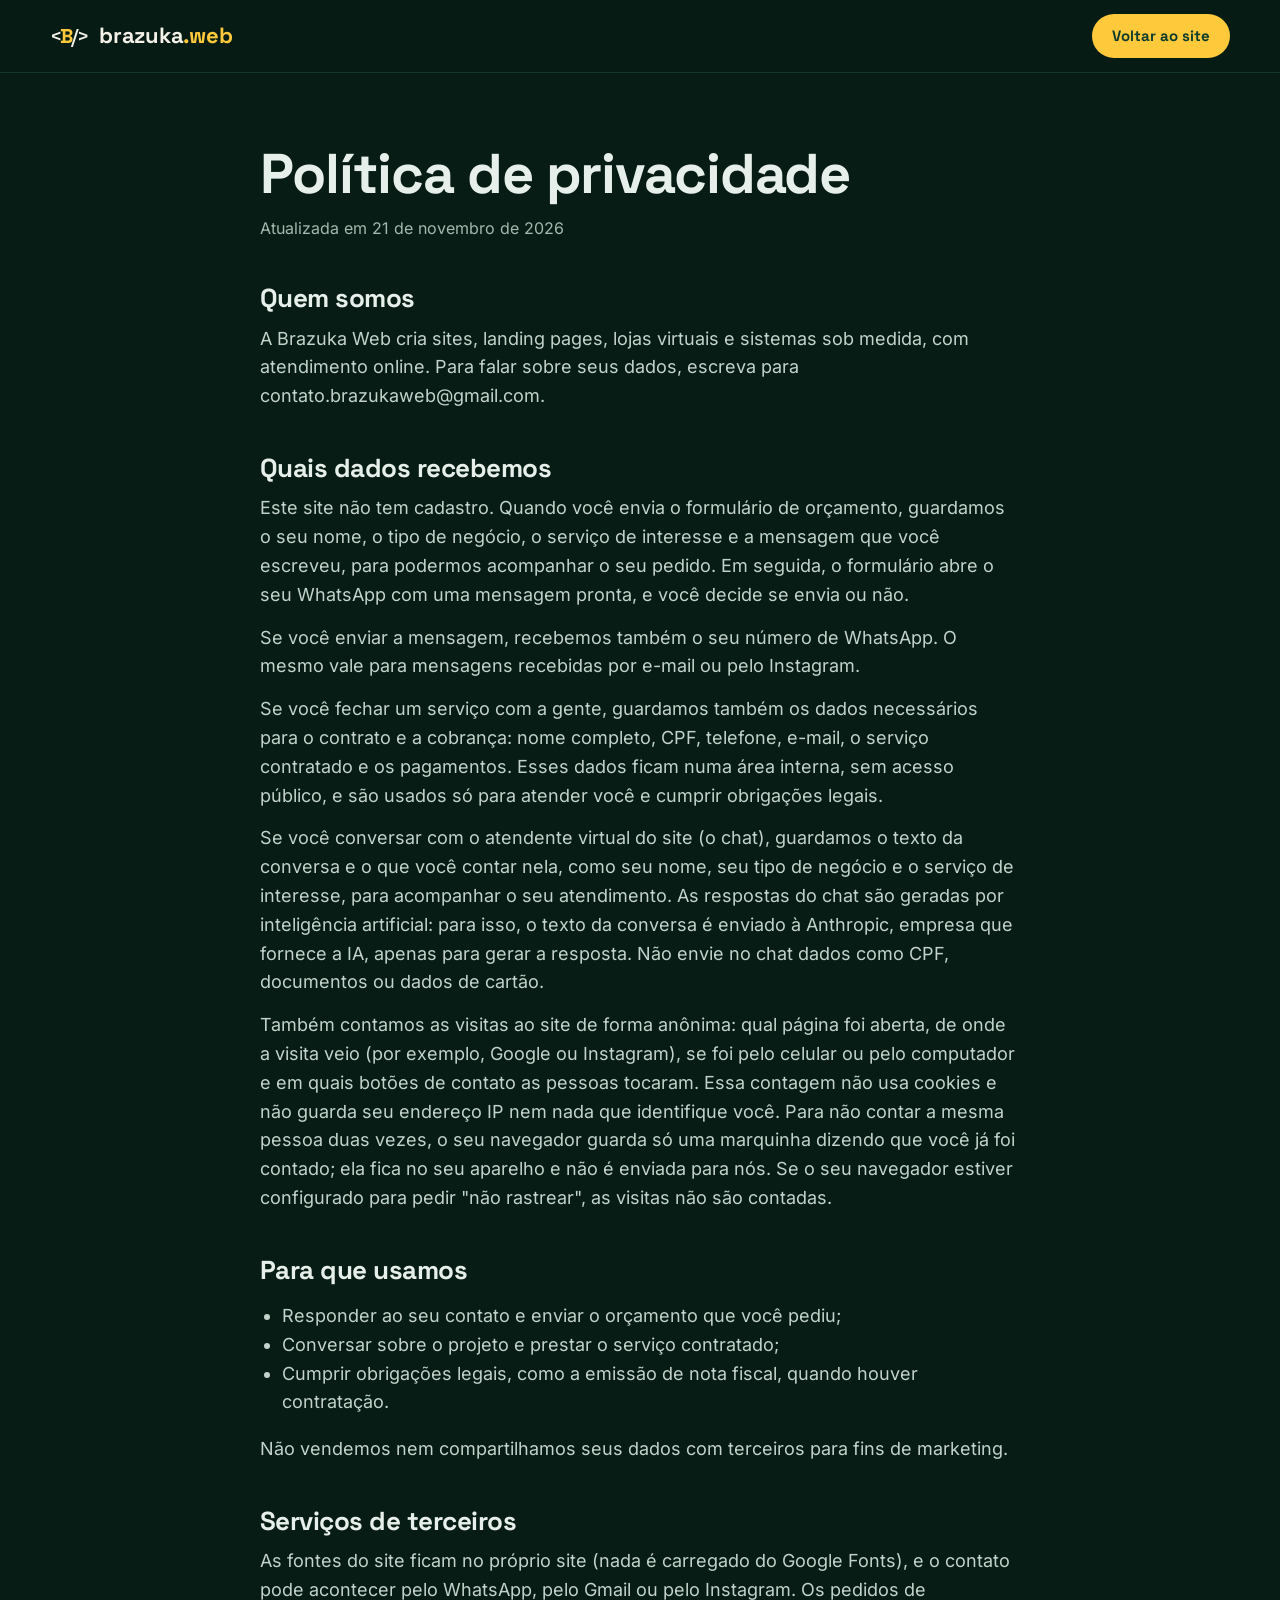
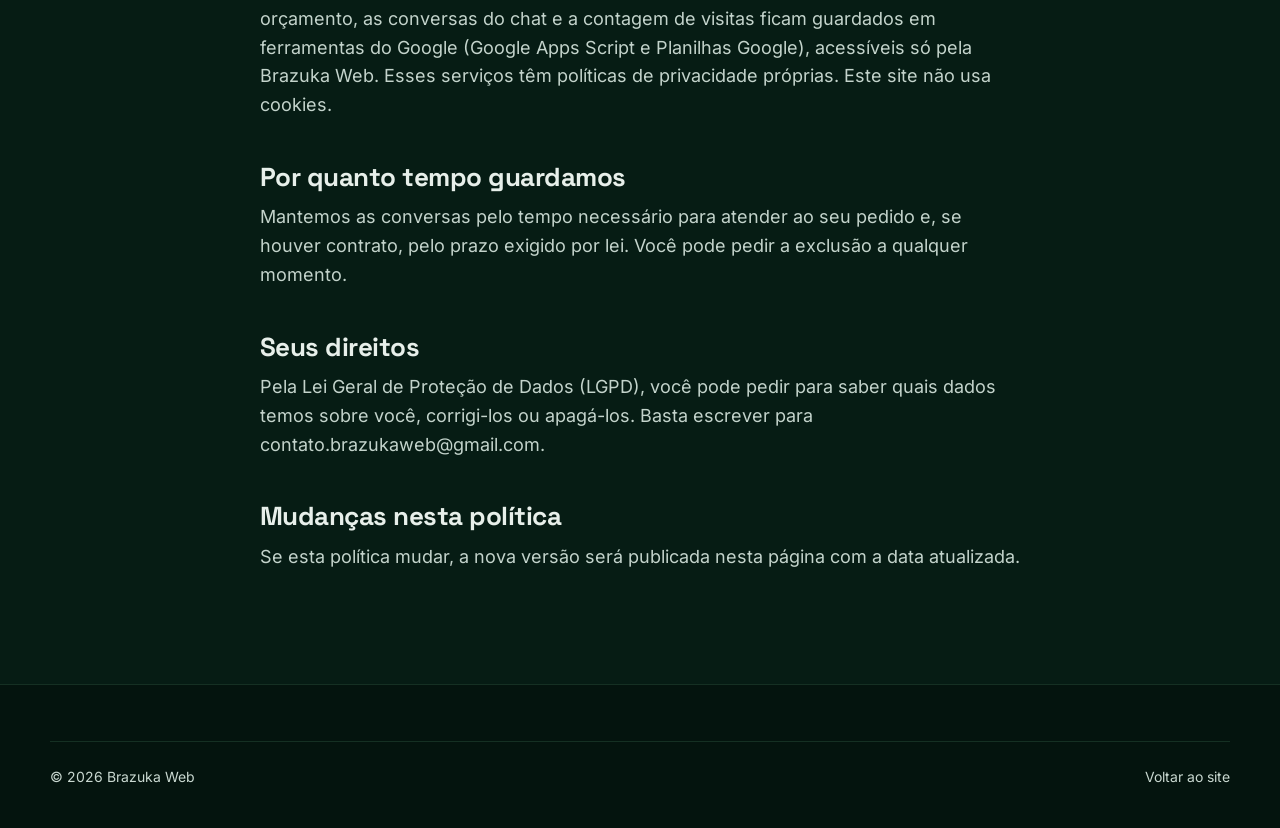
<file: politica-de-privacidade.html>
<!DOCTYPE html>
<html lang="pt-BR">
<head>
<meta charset="utf-8">
<meta name="viewport" content="width=device-width, initial-scale=1">
<title>Política de privacidade — Brazuka Web</title>
<meta name="description" content="Como a Brazuka Web trata os dados de quem visita o site e pede orçamento.">
<meta name="theme-color" content="#061C14">
<link rel="canonical" href="https://brazukaweb.com.br/politica-de-privacidade.html">
<link rel="icon" href="data:image/svg+xml,%3Csvg xmlns='http://www.w3.org/2000/svg' viewBox='0 0 64 64'%3E%3Crect width='64' height='64' rx='14' fill='%230E3B2C'/%3E%3Ctext x='32' y='44' text-anchor='middle' font-family='Arial,sans-serif' font-weight='700' font-size='34' fill='%23FFC93C'%3EB%3C/text%3E%3C/svg%3E">
<link rel="preload" href="assets/fontes/inter.woff2" as="font" type="font/woff2" crossorigin>
<link rel="preload" href="assets/fontes/space-grotesk.woff2" as="font" type="font/woff2" crossorigin>
<link rel="stylesheet" href="assets/style.css?v=20261121a">
</head>
<body>
<header class="topo">
  <div class="wrap">
    <a class="marca" href="index.html" aria-label="Brazuka Web, voltar ao início">
      <span class="tag" aria-hidden="true">&lt;<b>B</b>/&gt;</span>
      <span>brazuka<span class="amarelo">.web</span></span>
    </a>
    <a class="btn btn-amarelo" href="index.html">Voltar ao site</a>
  </div>
</header>
<main class="wrap texto-longo">
  <h1>Política de privacidade</h1>
  <p class="data">Atualizada em 21 de novembro de 2026</p>

  <h2>Quem somos</h2>
  <p>A Brazuka Web cria sites, landing pages, lojas virtuais e sistemas sob medida, com atendimento online. Para falar sobre seus dados, escreva para contato.brazukaweb@gmail.com.</p>

  <h2>Quais dados recebemos</h2>
  <p>Este site não tem cadastro. Quando você envia o formulário de orçamento, guardamos o seu nome, o tipo de negócio, o serviço de interesse e a mensagem que você escreveu, para podermos acompanhar o seu pedido. Em seguida, o formulário abre o seu WhatsApp com uma mensagem pronta, e você decide se envia ou não.</p>
  <p>Se você enviar a mensagem, recebemos também o seu número de WhatsApp. O mesmo vale para mensagens recebidas por e-mail ou pelo Instagram.</p>
  <p>Se você fechar um serviço com a gente, guardamos também os dados necessários para o contrato e a cobrança: nome completo, CPF, telefone, e-mail, o serviço contratado e os pagamentos. Esses dados ficam numa área interna, sem acesso público, e são usados só para atender você e cumprir obrigações legais.</p>
  <p>Se você conversar com o atendente virtual do site (o chat), guardamos o texto da conversa e o que você contar nela, como seu nome, seu tipo de negócio e o serviço de interesse, para acompanhar o seu atendimento. As respostas do chat são geradas por inteligência artificial: para isso, o texto da conversa é enviado à Anthropic, empresa que fornece a IA, apenas para gerar a resposta. Não envie no chat dados como CPF, documentos ou dados de cartão.</p>
  <p>Também contamos as visitas ao site de forma anônima: qual página foi aberta, de onde a visita veio (por exemplo, Google ou Instagram), se foi pelo celular ou pelo computador e em quais botões de contato as pessoas tocaram. Essa contagem não usa cookies e não guarda seu endereço IP nem nada que identifique você. Para não contar a mesma pessoa duas vezes, o seu navegador guarda só uma marquinha dizendo que você já foi contado; ela fica no seu aparelho e não é enviada para nós. Se o seu navegador estiver configurado para pedir "não rastrear", as visitas não são contadas.</p>

  <h2>Para que usamos</h2>
  <ul>
    <li>Responder ao seu contato e enviar o orçamento que você pediu;</li>
    <li>Conversar sobre o projeto e prestar o serviço contratado;</li>
    <li>Cumprir obrigações legais, como a emissão de nota fiscal, quando houver contratação.</li>
  </ul>
  <p>Não vendemos nem compartilhamos seus dados com terceiros para fins de marketing.</p>

  <h2>Serviços de terceiros</h2>
  <p>As fontes do site ficam no próprio site (nada é carregado do Google Fonts), e o contato pode acontecer pelo WhatsApp, pelo Gmail ou pelo Instagram. Os pedidos de orçamento, as conversas do chat e a contagem de visitas ficam guardados em ferramentas do Google (Google Apps Script e Planilhas Google), acessíveis só pela Brazuka Web. Esses serviços têm políticas de privacidade próprias. Este site não usa cookies.</p>

  <h2>Por quanto tempo guardamos</h2>
  <p>Mantemos as conversas pelo tempo necessário para atender ao seu pedido e, se houver contrato, pelo prazo exigido por lei. Você pode pedir a exclusão a qualquer momento.</p>

  <h2>Seus direitos</h2>
  <p>Pela Lei Geral de Proteção de Dados (LGPD), você pode pedir para saber quais dados temos sobre você, corrigi-los ou apagá-los. Basta escrever para contato.brazukaweb@gmail.com.</p>

  <h2>Mudanças nesta política</h2>
  <p>Se esta política mudar, a nova versão será publicada nesta página com a data atualizada.</p>
</main>
<footer class="rodape">
  <div class="wrap">
    <div class="base">
      <span>© 2026 Brazuka Web</span>
      <a href="index.html">Voltar ao site</a>
    </div>
  </div>
</footer>
</body>
</html>
</file>
<file: assets/style.css>
@font-face{font-family:'Inter';font-style:normal;font-weight:400 600;font-display:swap;src:url(fontes/inter.woff2) format('woff2')}
@font-face{font-family:'Space Grotesk';font-style:normal;font-weight:500 700;font-display:swap;src:url(fontes/space-grotesk.woff2) format('woff2')}
:root{
  --verde:#0E3B2C;
  --verde-2:#15503D;
  --verde-3:#1F6B4F;
  --amarelo:#FFC93C;
  --amarelo-2:#FFE08A;
  --papel:#F4F1E8;
  --papel-2:#E9E4D6;
  --nevoa:#C9D8D0;
  --tinta:#0A2A1F;
  --raio:20px;
  --max:1180px;
  --display:'Space Grotesk',system-ui,sans-serif;
  --texto:'Inter',system-ui,sans-serif;
}
*{box-sizing:border-box}
html{scroll-behavior:smooth;scroll-padding-top:84px}
@media (prefers-reduced-motion:reduce){html{scroll-behavior:auto}*{animation:none!important;transition:none!important}}
body{margin:0;font-family:var(--texto);font-size:18px;line-height:1.6;color:var(--tinta);background:var(--papel);-webkit-font-smoothing:antialiased}
img,svg{display:block;max-width:100%}
a{color:inherit}
h1,h2,h3{font-family:var(--display);line-height:1.05;letter-spacing:-.02em;margin:0}
p{margin:0}
:focus-visible{outline:3px solid var(--amarelo);outline-offset:3px;border-radius:6px}
.wrap{width:min(100% - 48px,var(--max));margin-inline:auto}
.pular{position:absolute;left:-9999px;top:8px;background:var(--amarelo);color:var(--verde);padding:10px 16px;border-radius:8px;z-index:100;font-weight:600}
.pular:focus{left:16px}

/* Botões */
.btn{display:inline-flex;align-items:center;gap:10px;min-height:52px;padding:0 26px;border-radius:999px;font-family:var(--display);font-weight:700;font-size:17px;text-decoration:none;border:2px solid transparent;cursor:pointer;transition:transform .15s ease,background .15s ease}
.btn:hover{transform:translateY(-1px)}
.btn svg{width:20px;height:20px;flex-shrink:0}
.btn-amarelo{background:var(--amarelo);color:var(--verde)}
.btn-amarelo:hover{background:var(--amarelo-2)}
.btn-linha{border-color:currentColor;color:inherit;background:transparent}
.btn-verde{background:var(--verde);color:var(--papel)}
.btn-verde:hover{background:var(--verde-2)}

/* Topo */
.topo{position:sticky;top:0;z-index:50;background:rgba(14,59,44,.98);color:var(--papel)}
.topo .wrap{display:flex;align-items:center;justify-content:space-between;gap:20px;min-height:72px}
.marca{display:flex;align-items:center;gap:12px;text-decoration:none;font-family:var(--display);font-weight:700;font-size:22px;letter-spacing:-.01em}
.marca .tag{font-weight:500;font-size:20px;letter-spacing:-2px}
.marca .tag b,.amarelo{color:var(--amarelo)}
.menu{display:flex;align-items:center;gap:28px;list-style:none;margin:0;padding:0}
.menu a{text-decoration:none;font-size:16px;color:var(--nevoa)}
.menu a:hover{color:var(--papel)}
.topo .btn{min-height:44px;padding:0 18px;font-size:15px}
.abrir-menu{display:none;background:none;border:0;color:var(--papel);width:44px;height:44px;padding:10px;cursor:pointer}
.abrir-menu svg{width:24px;height:24px}
@media (max-width:900px){
  .abrir-menu{display:block}
  .menu{display:none;position:absolute;left:0;right:0;top:72px;flex-direction:column;align-items:flex-start;gap:0;background:var(--verde);padding:8px 24px 20px;border-top:1px solid var(--verde-2)}
  .menu.aberto{display:flex}
  .menu li{width:100%}
  .menu a{display:block;padding:14px 0;font-size:18px;border-bottom:1px solid var(--verde-2)}
  .topo .btn-topo{display:none}
}

/* Hero */
.hero{background:var(--verde);color:var(--papel);padding:72px 0 0;overflow:hidden}
.hero-grid{display:grid;grid-template-columns:1.05fr 1fr;gap:56px;align-items:end}
.hero-texto{padding-bottom:88px}
.hero h1{font-size:clamp(46px,6.4vw,84px);font-weight:700;letter-spacing:-.035em}
.hero .sub{margin-top:24px;font-size:20px;color:var(--nevoa);max-width:36ch}
.hero .acoes{display:flex;flex-wrap:wrap;gap:14px;margin-top:36px}
.hero .garantias{display:flex;flex-wrap:wrap;gap:10px 24px;margin:32px 0 0;padding:0;list-style:none;font-size:15px;color:var(--nevoa)}
.hero .garantias li{display:flex;align-items:center;gap:8px}
.hero .garantias svg{width:18px;height:18px;color:var(--amarelo)}

/* Navegador montando o site */
.palco{position:relative;align-self:end}
.navegador{background:var(--papel);border-radius:18px 18px 0 0;box-shadow:0 -10px 60px rgba(0,0,0,.25);overflow:hidden;color:var(--tinta)}
.barra{display:flex;align-items:center;gap:8px;padding:12px 16px;background:var(--papel-2)}
.barra i{width:11px;height:11px;border-radius:50%;background:#c8c1ad}
.endereco{margin-left:12px;flex:1;background:var(--papel);border-radius:999px;padding:5px 14px;font-size:13px;color:#4a5c54;font-family:var(--texto)}
.tela{position:relative;height:470px}
.camada{position:absolute;inset:0;padding:22px}
.codigo{background:#0b2f23;color:#cfe3d9;font:500 13.5px/1.75 ui-monospace,SFMono-Regular,Menlo,monospace;white-space:pre;overflow:hidden}
.codigo .k{color:var(--amarelo)}
.codigo .s{color:#8fd6b0}
.codigo .c{color:#6f8f82}
.codigo .n{color:#fff;font-weight:700}

/* Prévia do site (montada pelo visitante) */
.site{
  --s-fundo:#fffaf0;--s-grad:linear-gradient(160deg,#f6e3b8,#f1c46a);--s-tinta:#3b2a10;--s-texto:#5c4a2c;--s-suave:#f4ead3;--s-botao:#3b2a10;--s-botao-txt:#fff;
  background:var(--s-fundo);color:var(--s-tinta);display:flex;flex-direction:column;gap:14px;clip-path:inset(0 0 0 100%);
  font-family:var(--texto);transition:background .5s ease,color .5s ease
}
.palco.revelado .site{clip-path:inset(0 0 0 0);transition:clip-path 1.6s cubic-bezier(.7,0,.2,1),background .5s ease,color .5s ease}
.palco.rapido.revelado .site{transition-duration:.85s,.5s,.5s}
.s-nav{display:flex;justify-content:space-between;align-items:center;gap:12px}
.s-nav b{font:700 16px/1 var(--display);letter-spacing:-.01em;white-space:nowrap;overflow:hidden;text-overflow:ellipsis}
.s-nav nav{display:flex;gap:14px;font-size:12px;color:var(--s-texto);align-items:center;white-space:nowrap}
.s-sacola{position:relative;display:inline-flex;align-items:center;gap:4px}
.s-sacola em{font-style:normal;min-width:16px;height:16px;border-radius:8px;background:var(--s-botao);color:var(--s-botao-txt);font:700 10px/16px var(--display);text-align:center;padding:0 4px}
.s-sacola em.pulou{animation:pulo .35s ease}
@keyframes pulo{50%{transform:scale(1.45)}}
.s-vitrine{flex:1;min-height:0;border-radius:14px;background:var(--s-grad);padding:24px;display:flex;flex-direction:column;justify-content:flex-end;gap:10px;transition:background .5s ease}
.s-vitrine small{font:600 12px var(--texto);color:var(--s-tinta);opacity:.75;text-transform:uppercase;letter-spacing:.08em}
.s-vitrine strong{font:700 30px/1.02 var(--display);color:var(--s-tinta);max-width:13ch;letter-spacing:-.02em}
.s-btn{font-style:normal;align-self:flex-start;background:var(--s-botao);color:var(--s-botao-txt);font:700 12.5px var(--display);padding:8px 14px;border-radius:999px;cursor:pointer;user-select:none;transition:transform .15s ease,background .5s ease}
.s-btn:hover{transform:translateY(-1px)}
.s-grade{display:grid;grid-template-columns:repeat(3,1fr);gap:10px}
.s-prod{background:var(--s-suave);border-radius:12px;padding:10px;display:grid;gap:8px;transition:background .5s ease}
.s-prod .foto{height:54px;border-radius:8px;background:var(--s-grad);position:relative;overflow:hidden}
.s-prod .foto::after{content:"";position:absolute;width:30px;height:30px;border-radius:50%;background:rgba(255,255,255,.55);left:50%;top:50%;transform:translate(-50%,-50%)}
.s-prod:nth-child(2) .foto::after{border-radius:6px;transform:translate(-50%,-50%) rotate(12deg)}
.s-prod:nth-child(3) .foto::after{border-radius:50% 50% 6px 6px}
.s-prod i,.s-card i{display:block;height:6px;border-radius:3px;background:currentColor;opacity:.18}
.s-prod i+i,.s-card i+i{width:60%}
.s-prod .s-btn{padding:5px 10px;font-size:11px;justify-self:start}
.s-lista{display:grid;gap:8px}
.s-lista div{display:flex;align-items:center;gap:10px;background:var(--s-suave);border-radius:10px;padding:9px 12px;font-size:13px;font-weight:600;transition:background .5s ease}
.s-lista svg{width:16px;height:16px;flex-shrink:0}
.s-dias{display:grid;grid-template-columns:repeat(5,1fr);gap:6px}
.s-dias span,.s-horas span{border-radius:10px;border:1.5px solid var(--s-suave);background:var(--s-fundo);text-align:center;cursor:pointer;user-select:none;transition:background .2s,border-color .2s,color .2s}
.s-dias span{padding:6px 0;font-size:11px;line-height:1.25}
.s-dias span b{display:block;font:700 15px var(--display)}
.s-horas{display:grid;grid-template-columns:repeat(3,1fr);gap:6px;margin-top:6px}
.s-horas span{padding:6px 0;font:600 12px var(--texto)}
.s-dias span.sel,.s-horas span.sel{background:var(--s-botao);border-color:var(--s-botao);color:var(--s-botao-txt)}
.s-card{background:var(--s-suave);border-radius:12px;padding:12px;display:grid;gap:7px;transition:background .5s ease}
.s-card .bola{width:26px;height:26px;border-radius:8px;background:var(--s-grad)}
.s-card b{font:700 13px var(--display)}
.selo{position:absolute;right:18px;bottom:18px;background:var(--verde);color:var(--papel);font:700 13px var(--display);padding:8px 14px;border-radius:999px;display:flex;gap:8px;align-items:center;opacity:0;transform:translateY(6px);transition:opacity .3s ease,transform .3s ease;pointer-events:none}
.selo svg{width:16px;height:16px;color:var(--amarelo)}
.palco.no-ar .selo{opacity:1;transform:none}

/* Montador */
.montador{display:none;background:var(--verde-2);border:1px solid rgba(255,255,255,.1);border-radius:20px;padding:18px 20px;margin-bottom:18px}
.js .montador{display:block}
.m-titulo{display:flex;align-items:center;gap:10px;font:700 15px var(--display);color:var(--papel)}
.ponto{position:relative;width:9px;height:9px;border-radius:50%;background:var(--amarelo)}
.ponto::after{content:"";position:absolute;inset:0;border-radius:50%;background:rgba(255,201,60,.6);animation:respira 2s infinite}
@keyframes respira{70%,100%{transform:scale(3.2);opacity:0}}
@media (prefers-reduced-motion:reduce){.ponto::after{animation:none;opacity:0}}
.m-campos{display:grid;grid-template-columns:1fr auto;gap:14px 18px;margin-top:14px;align-items:end}
.m-nome{grid-column:1;grid-row:1;display:grid;gap:6px}
.m-cor{grid-column:2;grid-row:1}
.m-tipo{grid-column:1 / -1}
.m-nome span,.m-grupo legend{font-size:13px;font-weight:600;color:var(--nevoa);padding:0}
.m-nome input{font:600 16px var(--texto);color:var(--tinta);background:var(--papel);border:2px solid transparent;border-radius:12px;padding:10px 14px;width:100%}
.m-nome input:focus{outline:none;border-color:var(--amarelo)}
.m-grupo{border:0;margin:0;padding:0;min-width:0}
.m-grupo legend{margin-bottom:8px}
.chips,.cores{display:flex;flex-wrap:wrap;gap:8px}
.cores{gap:6px;min-height:40px;align-items:center}
.chips label,.cores label{position:relative;cursor:pointer}
.chips input,.cores input{position:absolute;opacity:0;width:1px;height:1px}
.chips span{display:inline-flex;align-items:center;min-height:40px;padding:0 13px;border-radius:999px;border:1.5px solid rgba(255,255,255,.22);font-size:14.5px;font-weight:600;color:var(--papel);transition:background .15s,border-color .15s,color .15s}
.chips label:hover span{border-color:var(--amarelo)}
.chips input:checked+span{background:var(--amarelo);border-color:var(--amarelo);color:var(--verde)}
.cores span{display:block;width:34px;height:34px;border-radius:50%;background:var(--c);border:3px solid var(--verde-2);box-shadow:0 0 0 2px rgba(255,255,255,.25);transition:box-shadow .15s,transform .15s}
.cores label:hover span{transform:scale(1.08)}
.cores input:checked+span{box-shadow:0 0 0 2px var(--amarelo)}
.chips input:focus-visible+span,.cores input:focus-visible+span{outline:3px solid var(--amarelo);outline-offset:3px}
.m-pedir{display:inline-flex;gap:6px;margin-top:14px;color:var(--amarelo);font-weight:600;font-size:15px;text-underline-offset:4px;min-height:24px}
.sr{position:absolute!important;width:1px;height:1px;padding:0;margin:-1px;overflow:hidden;clip:rect(0 0 0 0);white-space:nowrap;border:0}

@media (prefers-reduced-motion:reduce){.site{clip-path:none}.selo{opacity:1;transform:none}}
@media (max-width:900px){
  .hero{padding-top:48px}
  .hero-grid{grid-template-columns:1fr;gap:8px}
  .hero-texto{padding-bottom:32px}
  .tela{height:380px}
  .camada{padding:16px}
  .s-vitrine{padding:16px}
  .s-vitrine strong{font-size:22px}
  .s-nav nav{gap:10px;font-size:11px}
}
@media (max-width:520px){
  .m-campos{grid-template-columns:1fr}
  .m-nome,.m-cor,.m-tipo{grid-column:1;grid-row:auto}
  .montador{padding:16px}
  .s-nav nav span:not(.s-sacola){display:none}
  .s-vitrine small{display:none}
}

/* Seções */
.secao{padding:112px 0}
.secao-escura{background:var(--verde);color:var(--papel)}
.cabeca{max-width:760px;margin-bottom:56px}
.cabeca h2{font-size:clamp(36px,4.6vw,58px);font-weight:700}
.cabeca p{margin-top:18px;font-size:20px;color:#3d5a4f}
.secao-escura .cabeca p{color:var(--nevoa)}
@media (max-width:700px){.secao{padding:80px 0}.cabeca{margin-bottom:40px}}

/* Serviços — lista editorial */
.servicos{border-top:2px solid var(--tinta)}
.servico{display:grid;grid-template-columns:72px 1.1fr 1.4fr;gap:32px;padding:40px 0;border-bottom:1px solid #cfc8b4;align-items:start}
.servico .icone{width:72px;height:72px;border-radius:18px;background:var(--verde);display:grid;place-items:center}
.servico .icone svg{width:34px;height:34px;color:var(--amarelo)}
.servico h3{font-size:32px;font-weight:700}
.servico .para{margin-top:10px;color:#3d5a4f;font-size:17px}
.servico ul{margin:0;padding:0;list-style:none;display:grid;grid-template-columns:1fr 1fr;gap:10px 28px}
.servico li{display:flex;gap:10px;font-size:16.5px;line-height:1.45}
.servico li svg{width:20px;height:20px;flex-shrink:0;margin-top:2px;color:var(--verde-3)}
@media (max-width:900px){
  .servico{grid-template-columns:56px 1fr;gap:18px 20px}
  .servico .icone{width:56px;height:56px;border-radius:14px}
  .servico .icone svg{width:28px;height:28px}
  .servico ul{grid-column:1 / -1;grid-template-columns:1fr}
  .servico h3{font-size:26px}
}

/* Quiz */
.quiz{display:grid;grid-template-columns:1fr 1.15fr;gap:56px;align-items:start}
.quiz .cabeca{margin-bottom:0}
.quiz-caixa{background:var(--verde-2);border-radius:28px;padding:40px;min-height:440px;display:flex;flex-direction:column}
.progresso{display:flex;gap:8px;margin-bottom:28px}
.progresso i{flex:1;height:6px;border-radius:3px;background:rgba(255,255,255,.15)}
.progresso i.on{background:var(--amarelo)}
.pergunta legend{font:700 28px/1.15 var(--display);margin-bottom:24px;padding:0}
.pergunta{border:0;margin:0;padding:0}
.opcoes{display:grid;gap:12px}
.opcao{display:flex;align-items:center;gap:14px;text-align:left;width:100%;min-height:60px;padding:14px 20px;border-radius:16px;border:2px solid rgba(255,255,255,.14);background:rgba(255,255,255,.04);color:var(--papel);font:500 17px var(--texto);cursor:pointer;transition:border-color .15s,background .15s}
.opcao:hover{border-color:var(--amarelo);background:rgba(255,201,60,.08)}
.opcao svg{width:24px;height:24px;color:var(--amarelo);flex-shrink:0}
.resultado h3{font-size:34px;font-weight:700;margin-top:6px}
.resultado .rotulo{color:var(--amarelo);font-weight:600;font-size:16px}
.resultado p{margin-top:16px;color:var(--nevoa)}
.resultado ul{margin:20px 0 0;padding:0;list-style:none;display:grid;gap:10px}
.resultado li{display:flex;gap:10px}
.resultado li svg{width:20px;height:20px;color:var(--amarelo);flex-shrink:0;margin-top:3px}
.acoes-res{display:flex;flex-wrap:wrap;align-items:center;gap:12px;margin-top:auto;padding-top:28px}
.refazer{background:none;border:0;color:var(--nevoa);font:600 16px var(--texto);text-decoration:underline;cursor:pointer;min-height:44px}
@media (max-width:900px){.quiz{grid-template-columns:1fr;gap:36px}.quiz-caixa{padding:28px;min-height:0}}

/* Etapas */
.etapas{list-style:none;margin:0;padding:0;display:grid;grid-template-columns:repeat(4,minmax(0,1fr));gap:0;counter-reset:etapa}
.etapa{position:relative;padding:0 28px 0 0}
.etapa .num{font:700 64px/1 var(--display);color:var(--verde);letter-spacing:-.04em}
.etapa .linha{height:2px;background:var(--tinta);margin:20px 0 24px;position:relative}
.etapa .linha::after{content:"";position:absolute;left:0;top:-5px;width:12px;height:12px;border-radius:50%;background:var(--amarelo);border:2px solid var(--tinta)}
.etapa h3{font-size:24px;font-weight:700}
.etapa p{margin-top:10px;color:#3d5a4f;font-size:16.5px}
@media (max-width:900px){.etapas{grid-template-columns:1fr 1fr;gap:48px 0}}
@media (max-width:560px){.etapas{grid-template-columns:1fr;gap:36px}}

/* Projetos */
.projetos{display:grid;grid-template-columns:repeat(3,minmax(0,1fr));gap:28px}
.projeto{display:flex;flex-direction:column;text-decoration:none;color:var(--papel)}
.projeto .capa{aspect-ratio:4/3;border-radius:20px;overflow:hidden;position:relative;transition:transform .2s ease}
.projeto:hover .capa{transform:translateY(-4px)}
.projeto h3{font-size:24px;font-weight:700;margin-top:20px}
.projeto p{margin-top:6px;color:var(--nevoa);font-size:16px}
.projeto .ver{margin-top:12px;color:var(--amarelo);font-weight:600;font-size:16px;text-decoration:underline;text-underline-offset:4px}
.aviso-modelo{margin-top:40px;font-size:15px;color:var(--nevoa);max-width:70ch}
.capa-barbearia{background:#1b1410;padding:22px;display:flex;flex-direction:column;justify-content:space-between}
.capa-barbearia b{font:700 30px/1 var(--display);color:#e9c58f;letter-spacing:-.02em}
.capa-barbearia span{align-self:flex-start;background:#e9c58f;color:#1b1410;font:700 13px var(--display);padding:8px 14px;border-radius:999px}
.capa-barbearia small{color:#a8907a;font-size:13px}
.capa-loja{background:#fdf0ea;padding:20px;display:grid;grid-template-columns:1fr 1fr;gap:10px}
.capa-loja div{border-radius:12px;background:#f6d5c6;display:flex;align-items:flex-end;padding:10px;font:700 13px var(--display);color:#7a2e18}
.capa-loja div:nth-child(2){background:#e9b9a5}
.capa-loja div:nth-child(3){background:#f1c8b6}
.capa-loja div:nth-child(4){background:#dca08a}
.capa-agenda{background:#eef3fb;padding:20px;display:flex;flex-direction:column;gap:10px}
.capa-agenda .dias{display:grid;grid-template-columns:repeat(5,1fr);gap:6px}
.capa-agenda .dias i{height:44px;border-radius:10px;background:#fff;border:1.5px solid #cfdcf0}
.capa-agenda .dias i.sel{background:#2456b5;border-color:#2456b5}
.capa-agenda .horas{display:grid;grid-template-columns:repeat(3,1fr);gap:6px}
.capa-agenda .horas i{height:30px;border-radius:8px;background:#fff;border:1.5px solid #cfdcf0}
.capa-agenda b{font:700 20px var(--display);color:#14306b}
.capa-agenda span{margin-top:auto;align-self:flex-start;background:#2456b5;color:#fff;font:700 13px var(--display);padding:8px 14px;border-radius:999px}
@media (max-width:900px){.projetos{grid-template-columns:1fr;gap:44px}}

/* Diferenciais */
.difs{display:grid;grid-template-columns:repeat(2,minmax(0,1fr));gap:0 64px}
.dif{display:flex;gap:20px;padding:28px 0;border-top:1px solid #cfc8b4}
.dif svg{width:28px;height:28px;color:var(--verde-3);flex-shrink:0;margin-top:4px}
.dif h3{font-size:22px;font-weight:700}
.dif p{margin-top:6px;color:#3d5a4f;font-size:16.5px}
@media (max-width:800px){.difs{grid-template-columns:1fr}}

/* FAQ */
.faq{max-width:860px}
.faq details{border-bottom:1px solid rgba(255,255,255,.18)}
.faq summary{list-style:none;cursor:pointer;display:flex;justify-content:space-between;align-items:center;gap:24px;padding:26px 0;font:700 21px/1.3 var(--display)}
.faq summary::-webkit-details-marker{display:none}
.faq summary .mais{width:32px;height:32px;border-radius:50%;border:2px solid var(--amarelo);display:grid;place-items:center;flex-shrink:0;transition:transform .2s}
.faq summary .mais svg{width:16px;height:16px;color:var(--amarelo)}
.faq details[open] summary .mais{transform:rotate(45deg)}
.faq details p{padding:0 0 26px;color:var(--nevoa);max-width:68ch}

/* Contato */
.contato{display:grid;grid-template-columns:1.1fr 1fr;gap:56px;align-items:start}
.contato .cabeca{margin-bottom:0}
.canais{display:grid;gap:14px;margin-top:36px}
.canal{display:flex;align-items:center;gap:16px;padding:18px 20px;border-radius:18px;background:#fff;text-decoration:none;border:1.5px solid #ddd6c3}
.canal:hover{border-color:var(--verde)}
.canal .ic{width:48px;height:48px;border-radius:14px;background:var(--verde);display:grid;place-items:center;flex-shrink:0}
.canal .ic svg{width:24px;height:24px;color:var(--amarelo)}
.canal b{display:block;font-family:var(--display);font-size:18px}
.canal span{font-size:15.5px;color:#3d5a4f;word-break:break-all}
.form{background:var(--verde);color:var(--papel);border-radius:28px;padding:36px;display:grid;gap:18px}
.form h3{font-size:28px;font-weight:700}
.form p.ajuda{color:var(--nevoa);font-size:16px;margin-top:-6px}
.campo{display:grid;gap:8px}
.campo label{font-weight:600;font-size:15.5px}
.campo input,.campo select,.campo textarea{font:inherit;font-size:16px;color:var(--tinta);background:var(--papel);border:2px solid transparent;border-radius:12px;padding:13px 14px;width:100%}
.campo textarea{min-height:110px;resize:vertical}
.campo input:focus,.campo select:focus,.campo textarea:focus{outline:none;border-color:var(--amarelo)}
.form .btn{justify-content:center}
.form small{color:var(--nevoa);font-size:13.5px}
.form small a{color:var(--amarelo)}
.erro{color:var(--amarelo);font-size:15px;min-height:1px}
@media (max-width:900px){.contato{grid-template-columns:1fr}.form{padding:26px}}

/* CTA final */
.final{background:var(--amarelo);color:var(--verde);padding:96px 0}
.final .wrap{display:flex;justify-content:space-between;align-items:center;gap:32px;flex-wrap:wrap}
.final h2{font-size:clamp(36px,5vw,64px);font-weight:700;max-width:15ch}

/* Rodapé */
.rodape{background:var(--tinta);color:var(--nevoa);padding:56px 0 40px;font-size:15.5px}
.rodape .wrap{display:grid;grid-template-columns:1.4fr 1fr 1fr;gap:40px}
.rodape .marca{color:var(--papel)}
.rodape h3{font-size:16px;color:var(--papel);margin-bottom:14px}
.rodape ul{list-style:none;margin:0;padding:0;display:grid;gap:10px}
.rodape a{text-decoration:none}
.rodape a:hover{color:var(--papel);text-decoration:underline}
.rodape .base{grid-column:1 / -1;border-top:1px solid #1f4a3a;padding-top:24px;display:flex;justify-content:space-between;flex-wrap:wrap;gap:12px;font-size:14px}
@media (max-width:800px){.rodape .wrap{grid-template-columns:1fr}}

/* Botão flutuante WhatsApp */
.zap{position:fixed;right:20px;bottom:20px;z-index:60;width:60px;height:60px;border-radius:50%;background:#25D366;display:grid;place-items:center;box-shadow:0 8px 24px rgba(0,0,0,.25)}
.zap svg{width:32px;height:32px;color:#fff}

/* Página de texto (privacidade) */
.texto-longo{max-width:760px;padding:72px 0 112px}
.texto-longo h1{font-size:clamp(38px,5vw,56px)}
.texto-longo h2{font-size:26px;margin:44px 0 12px}
.texto-longo p,.texto-longo li{color:#2d4a3f}
.texto-longo p+p{margin-top:14px}
.texto-longo ul{padding-left:22px}
.texto-longo .data{margin-top:12px;color:#5b7268;font-size:16px}

/* Barra de leitura e topo ao rolar */
.topo{transition:box-shadow .3s ease}
.topo.rolou{box-shadow:0 6px 24px rgba(0,0,0,.18)}
.leitura{position:absolute;left:0;right:0;bottom:0;height:3px;pointer-events:none}
.leitura i{display:block;height:100%;background:var(--amarelo);transform:scaleX(0);transform-origin:left}
.menu a{position:relative}
.menu a.ativo{color:var(--papel)}
@media (min-width:901px){
  .menu a::after{content:"";position:absolute;left:0;right:0;bottom:-6px;height:2px;border-radius:1px;background:var(--amarelo);transform:scaleX(0);transition:transform .25s ease}
  .menu a.ativo::after{transform:scaleX(1)}
}

/* Surgir ao rolar (só com JavaScript e sem "reduzir movimento") */
.anima-rolagem .surge{opacity:0;transform:translateY(28px);transition:opacity .7s ease var(--atraso,0s),transform .8s cubic-bezier(.2,.7,.2,1) var(--atraso,0s)}
.anima-rolagem .surge.visivel{opacity:1;transform:none}
.anima-rolagem .final .btn.surge.visivel{transition:transform .15s ease,background .15s ease}

/* Como funciona: linha que se preenche */
.etapa .linha::before{content:"";position:absolute;inset:0;background:var(--tinta);transform:scaleX(var(--f,1));transform-origin:left}
.anima-rolagem .etapa .linha{background:rgba(10,42,31,.15)}
.anima-rolagem .etapa .linha::after{background:var(--papel);transition:background .3s ease,transform .3s ease}
.anima-rolagem .etapa.ativa .linha::after{background:var(--amarelo);transform:scale(1.25)}
.anima-rolagem .etapa .num{color:#8fa89c;transition:color .4s ease}
.anima-rolagem .etapa.ativa .num{color:var(--verde)}

/* Serviços: brilho que segue o mouse */
.servico{position:relative}
.servico::before{content:"";position:absolute;inset:0 -24px;border-radius:18px;background:radial-gradient(420px circle at calc(var(--mx,-999px) + 24px) var(--my,-999px),rgba(255,201,60,.22),transparent 60%);opacity:0;transition:opacity .3s ease;pointer-events:none;z-index:-1}
.servico:hover::before{opacity:1}
.servicos{position:relative;z-index:0}

/* Projetos: inclinação 3D com reflexo */
.projeto .capa{transition:transform .25s ease;will-change:transform}
.projeto .capa::after{content:"";position:absolute;inset:0;background:radial-gradient(circle at var(--bx,50%) var(--by,0%),rgba(255,255,255,.28),transparent 55%);opacity:0;transition:opacity .25s ease;pointer-events:none}
.projeto:hover .capa::after{opacity:1}

/* Atendente virtual (chat) */
.chat-abrir{position:fixed;right:20px;bottom:92px;z-index:61;display:flex;align-items:center;gap:8px;min-height:52px;padding:0 18px 0 14px;border:0;border-radius:999px;background:var(--amarelo);color:var(--verde);font:600 15px/1 var(--texto);cursor:pointer;box-shadow:0 8px 24px rgba(0,0,0,.25)}
.chat-abrir svg{width:22px;height:22px}
.chat-abrir:hover{background:var(--amarelo-2)}
.chat-abrir[hidden],.chat-caixa[hidden]{display:none}
.chat-caixa{position:fixed;right:20px;bottom:20px;z-index:80;width:380px;height:min(600px,calc(100vh - 40px));height:min(600px,calc(100dvh - 40px));display:flex;flex-direction:column;background:var(--papel);color:var(--tinta);border-radius:20px;overflow:hidden;box-shadow:0 20px 60px rgba(0,0,0,.35)}
.chat-topo{display:flex;align-items:center;gap:12px;padding:14px 12px 14px 16px;background:var(--verde);color:var(--papel)}
.chat-topo div{flex:1;min-width:0;display:flex;flex-direction:column;line-height:1.25}
.chat-topo strong{font-family:var(--display);font-size:17px}
.chat-topo small{font-size:12.5px;color:var(--nevoa)}
.chat-avatar{flex:none;padding:6px 8px;border-radius:10px;background:var(--verde-2);font:700 14px/1 var(--display);white-space:nowrap}
.chat-avatar b{color:var(--amarelo)}
.chat-fechar{flex:none;width:44px;height:44px;display:grid;place-items:center;border:0;border-radius:12px;background:transparent;color:var(--papel);cursor:pointer}
.chat-fechar:hover{background:var(--verde-2)}
.chat-fechar svg{width:22px;height:22px}
.chat-msgs{flex:1;overflow-y:auto;padding:16px;display:flex;flex-direction:column;gap:10px;overscroll-behavior:contain}
.chat-msg{max-width:85%;padding:10px 14px;border-radius:16px;font-size:15px;line-height:1.45}
.chat-msg p{margin:0;white-space:pre-wrap;overflow-wrap:anywhere}
.chat-msg.bot{align-self:flex-start;background:#fff;border:1px solid var(--papel-2);border-bottom-left-radius:4px}
.chat-msg.eu{align-self:flex-end;background:var(--verde);color:var(--papel);border-bottom-right-radius:4px}
.chat-msg.digitando{display:flex;gap:5px;padding:14px 16px}
.chat-msg.digitando span{width:7px;height:7px;border-radius:50%;background:var(--verde-3);animation:chatPonto 1s infinite}
.chat-msg.digitando span:nth-child(2){animation-delay:.15s}
.chat-msg.digitando span:nth-child(3){animation-delay:.3s}
@keyframes chatPonto{0%,60%,100%{opacity:.3;transform:translateY(0)}30%{opacity:1;transform:translateY(-3px)}}
.chat-sugestoes{display:flex;flex-wrap:wrap;gap:8px;margin-top:4px}
.chat-sugestoes button{min-height:40px;padding:8px 14px;border:1.5px solid var(--verde);border-radius:999px;background:transparent;color:var(--verde);font:600 14px/1.2 var(--texto);cursor:pointer}
.chat-sugestoes button:hover{background:var(--verde);color:var(--papel)}
.chat-acoes{padding:0 16px}
.chat-acoes:empty{display:none}
.chat-zap{display:flex;align-items:center;justify-content:center;min-height:46px;margin:0 0 10px;border-radius:14px;background:#25D366;color:#063d1f;font-weight:700;font-size:15px;text-decoration:none}
.chat-form{display:flex;align-items:flex-end;gap:8px;padding:10px 12px;border-top:1px solid var(--papel-2);background:#fff}
.chat-form textarea{flex:1;min-height:44px;max-height:120px;padding:11px 14px;border:1.5px solid var(--papel-2);border-radius:14px;font:16px/1.4 var(--texto);color:var(--tinta);background:var(--papel);resize:none}
.chat-form textarea:focus{outline:none;border-color:var(--verde)}
.chat-form textarea:disabled{opacity:.6}
.chat-form button{flex:none;width:44px;height:44px;display:grid;place-items:center;border:0;border-radius:12px;background:var(--verde);color:var(--amarelo);cursor:pointer}
.chat-form button:disabled{opacity:.45;cursor:default}
.chat-form button svg{width:20px;height:20px}
.chat-aviso{margin:0;padding:6px 14px 10px;background:#fff;font-size:11.5px;line-height:1.35;color:#4b5f56}
.chat-aviso a{color:var(--verde);font-weight:600}
@media (max-width:600px){
  .chat-abrir{right:16px;bottom:88px;padding:0;width:56px;justify-content:center}
  .chat-abrir span{position:absolute;width:1px;height:1px;overflow:hidden;clip:rect(0 0 0 0)}
  .chat-caixa{right:0;left:0;bottom:0;width:auto;height:88vh;height:88dvh;border-radius:20px 20px 0 0}
  html.chat-aberto .zap{display:none}
}
.rodape .links-base{display:flex;flex-wrap:wrap;gap:8px 20px}

/* Entrada da área do administrador (topo) */
.acoes-topo{display:flex;align-items:center;gap:12px}
.entrar-adm{display:inline-flex;align-items:center;gap:8px;min-height:44px;padding:0 14px;border:1px solid rgba(201,216,208,.28);border-radius:12px;color:var(--nevoa);text-decoration:none;font-size:15px;font-weight:600;transition:border-color .2s,color .2s}
.entrar-adm svg{width:18px;height:18px;flex:none}
.entrar-adm:hover{border-color:var(--amarelo);color:var(--amarelo)}
.entrar-adm:focus-visible{outline:3px solid var(--amarelo);outline-offset:3px}
.entrar-adm span{display:none}
@media (min-width:1500px){.entrar-adm span{display:inline}}
@media (max-width:1499px){.entrar-adm{padding:0 12px}}
@media (max-width:900px){.topo nav{margin-left:auto}}

/* ───────── Tema escuro (o site inteiro) ───────── */
:root{--noite:#061C14;--noite-2:#09271C;--noite-3:#0E3426;--borda:rgba(127,220,164,.14);--claro:#E7EFEA;--suave:#A3B9AE}
html{color-scheme:dark}
body{background:var(--noite);color:var(--claro)}
::selection{background:var(--amarelo);color:var(--verde)}
.topo{background:rgba(6,28,20,.88);border-bottom:1px solid var(--borda)}
.menu a.ativo,.menu a:hover{color:var(--amarelo)}
@media (max-width:900px){.menu{background:var(--noite-2);border-top-color:var(--borda)}.menu a{border-bottom-color:var(--borda)}}
/* Topo da página com grade de "código" e brilho verde */
.hero{background:radial-gradient(900px 520px at 85% 10%,rgba(31,140,95,.42),transparent 65%),radial-gradient(600px 400px at 0% 100%,rgba(255,201,60,.07),transparent 70%),linear-gradient(rgba(201,216,208,.045) 1px,transparent 1px) 0 0/40px 40px,linear-gradient(90deg,rgba(201,216,208,.045) 1px,transparent 1px) 0 0/40px 40px,var(--noite);border-bottom:1px solid var(--borda)}
.navegador{box-shadow:0 -10px 80px rgba(0,0,0,.6),0 0 0 1px var(--borda)}
/* Seções */
.secao-escura{background:var(--noite-2);border-top:1px solid var(--borda);border-bottom:1px solid var(--borda)}
.cabeca p,.servico .para,.etapa p,.dif p,.canal span{color:var(--suave)}
.servicos{border-top-color:var(--borda)}
.servico,.dif{border-color:var(--borda)}
.servico .icone,.canal .ic{background:var(--noite-3);border:1px solid rgba(255,201,60,.22)}
.servico li svg,.dif svg{color:var(--amarelo)}
.quiz-caixa{background:var(--noite-3);border:1px solid var(--borda)}
.etapa .num{color:var(--amarelo)}
.etapa .linha,.etapa .linha::before{background:var(--claro)}
.etapa .linha::after{border-color:var(--noite)}
.anima-rolagem .etapa .linha{background:var(--borda)}
.anima-rolagem .etapa .linha::after{background:var(--noite)}
.anima-rolagem .etapa .num{color:#3B6652}
.anima-rolagem .etapa.ativa .num{color:var(--amarelo)}
.faq details{border-bottom-color:var(--borda)}
.canal{background:var(--noite-2);border-color:var(--borda);color:var(--claro)}
.canal:hover{border-color:var(--amarelo)}
.form{background:var(--noite-2);border:1px solid var(--borda)}
.campo input,.campo select,.campo textarea{background:var(--noite);color:var(--claro);border-color:var(--borda)}
.campo input::placeholder,.campo textarea::placeholder{color:#6E857A}
/* Chamada final */
.final{background:radial-gradient(700px 300px at 15% 50%,rgba(255,201,60,.16),transparent 70%),var(--noite-2);color:var(--claro);border-top:1px solid var(--borda)}
.final h2{color:var(--claro)}
.final .btn-verde{background:var(--amarelo);color:var(--verde)}
.final .btn-verde:hover{background:var(--amarelo-2)}
.btn-verde{background:var(--noite-3);color:var(--claro);border-color:var(--borda)}
.btn-verde:hover{background:var(--verde-2)}
/* Rodapé */
.rodape{background:#04140E;border-top:1px solid var(--borda)}
.rodape .base{border-top-color:var(--borda)}
/* Política de privacidade */
.texto-longo p,.texto-longo li{color:#C3D3CB}
.texto-longo .data{color:var(--suave)}
.texto-longo a{color:var(--amarelo)}
/* Atendente virtual do site */
.chat-caixa{background:var(--noite);color:var(--claro);box-shadow:0 20px 60px rgba(0,0,0,.6),0 0 0 1px var(--borda)}
.chat-topo{background:var(--noite-3)}
.chat-msg.bot{background:var(--noite-3);border-color:var(--borda)}
.chat-msg.eu{background:var(--amarelo);color:var(--verde)}
.chat-sugestoes button{border-color:rgba(255,201,60,.5);color:var(--amarelo)}
.chat-sugestoes button:hover{background:var(--amarelo);color:var(--verde)}
.chat-form,.chat-aviso{background:var(--noite-2);border-top-color:var(--borda)}
.chat-form textarea{background:var(--noite);color:var(--claro);border-color:var(--borda)}
.chat-form textarea:focus{border-color:var(--amarelo)}
.chat-form button{background:var(--amarelo);color:var(--verde)}
.chat-aviso{color:var(--suave)}
.chat-aviso a{color:var(--amarelo)}
</file>
